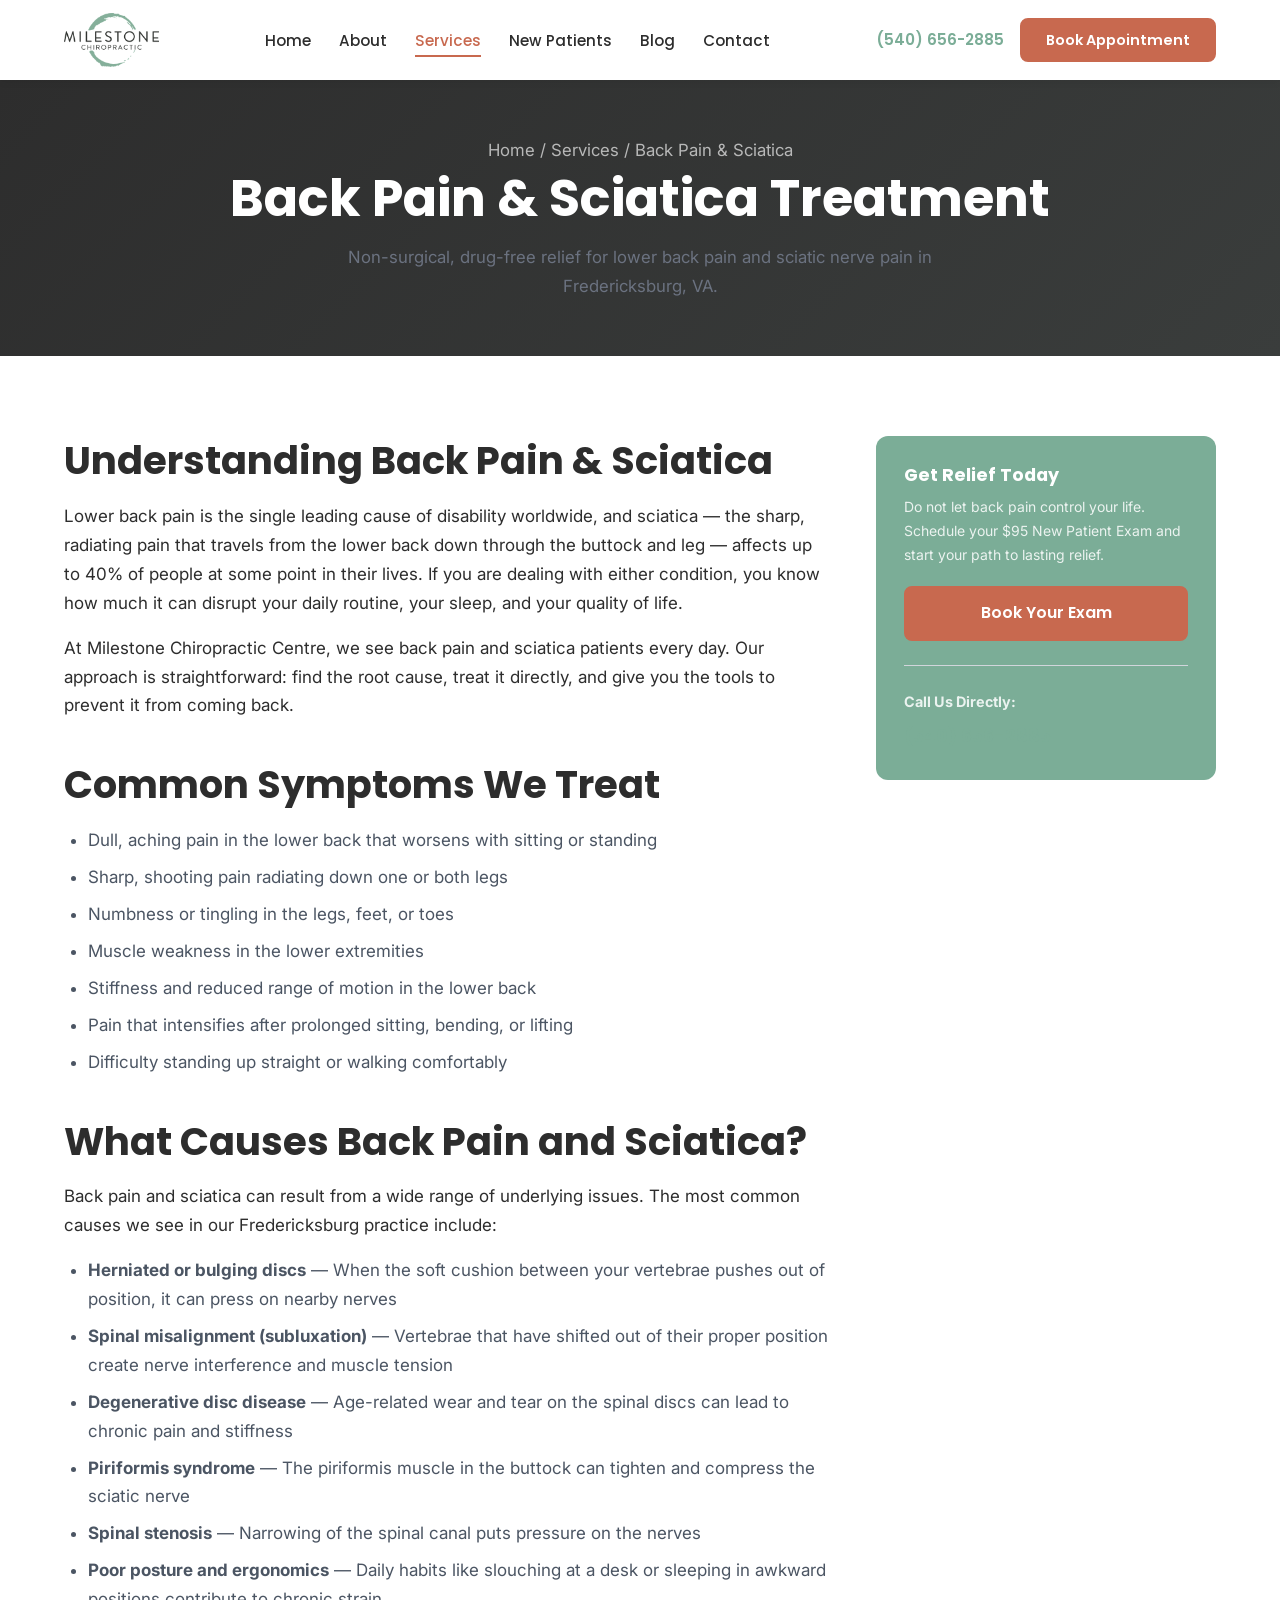
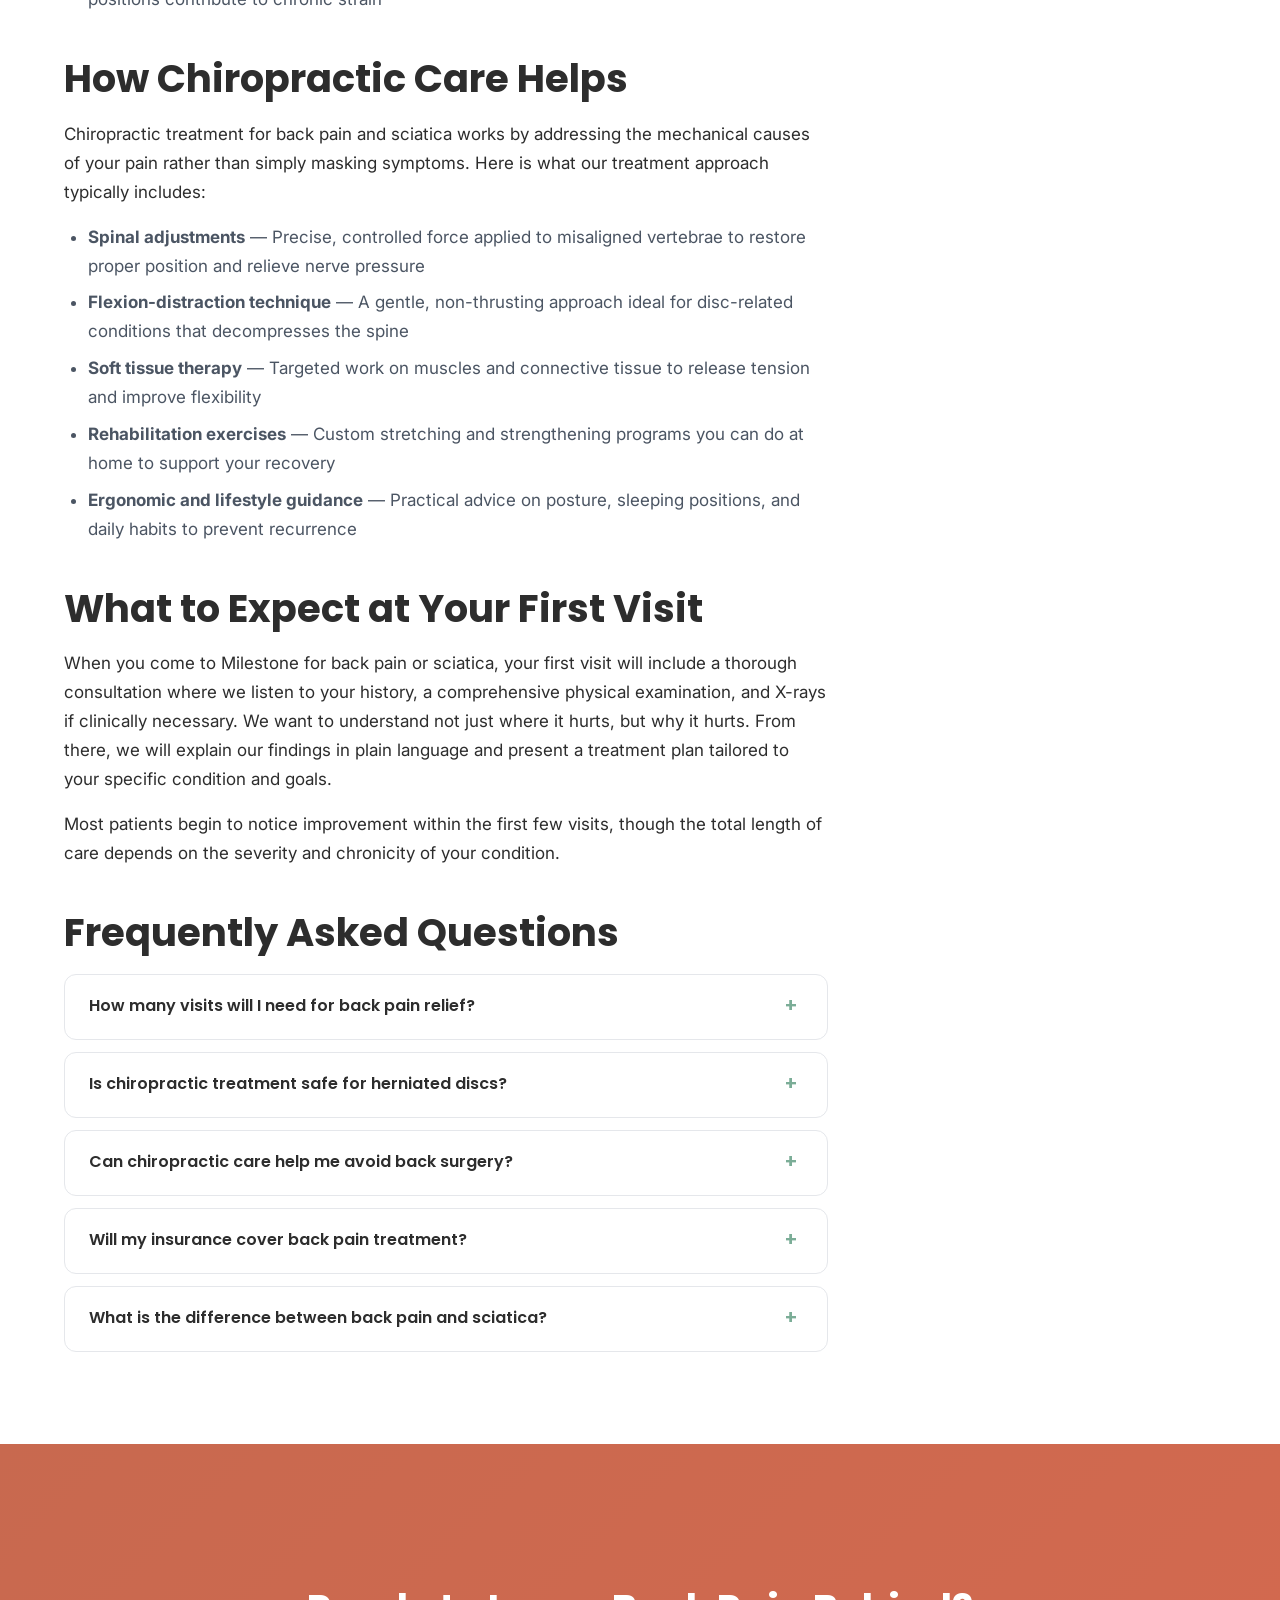
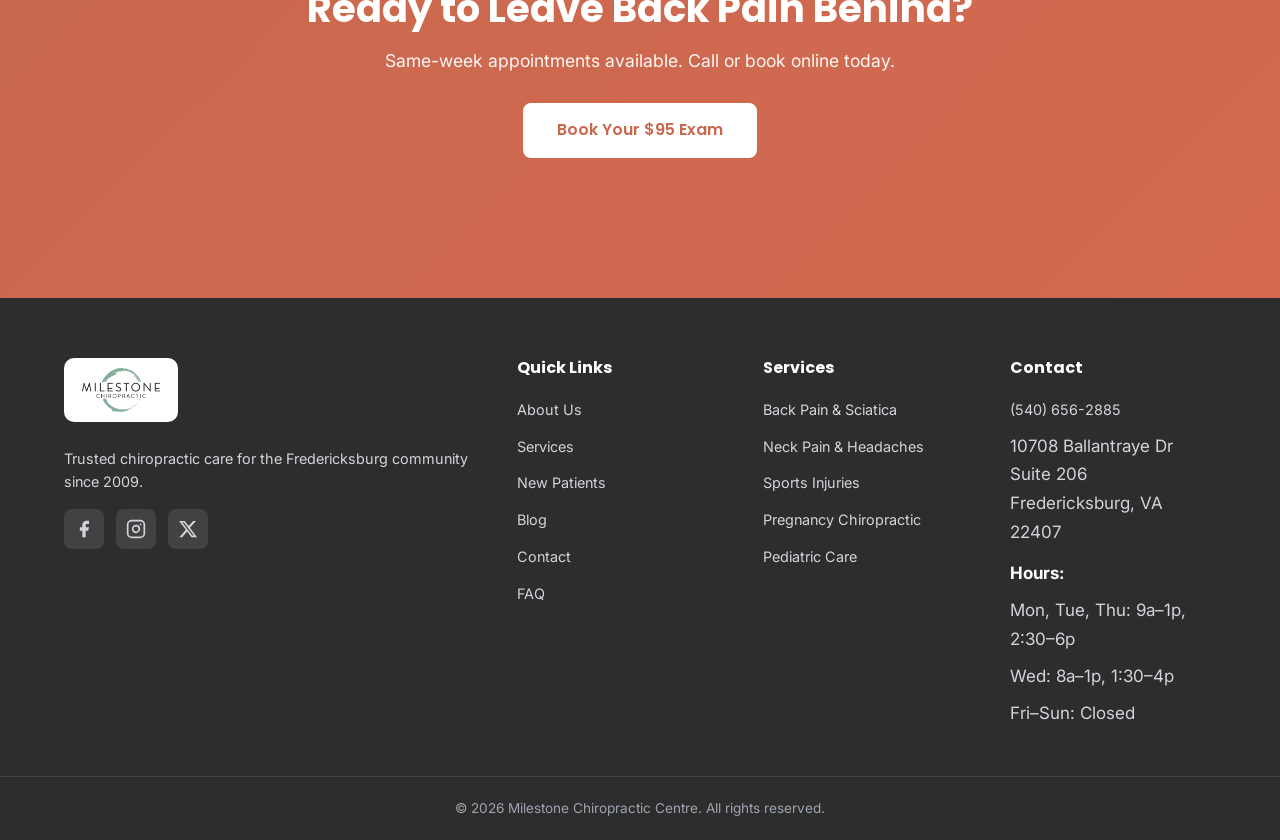
<file: back-pain.html>
<!DOCTYPE html>
<html lang="en">
<head>
  <meta charset="UTF-8">
  <meta name="viewport" content="width=device-width, initial-scale=1.0">
  <title>Back Pain &amp; Sciatica Treatment | Milestone Chiropractic Centre | Fredericksburg, VA</title>
  <meta name="description" content="Expert back pain and sciatica treatment in Fredericksburg, VA. Non-surgical relief for herniated discs, lower back pain, and sciatic nerve pain at Milestone Chiropractic Centre.">
  <meta name="robots" content="index, follow">
  <link rel="canonical" href="https://milestonechiropractic.com/back-pain.html">
  <link rel="preconnect" href="https://fonts.googleapis.com">
  <link rel="preconnect" href="https://fonts.gstatic.com" crossorigin>
  <link href="https://fonts.googleapis.com/css2?family=Inter:wght@400;500&family=Poppins:wght@600;700&display=swap" rel="stylesheet">
  <link rel="stylesheet" href="css/styles.css">
</head>
<body>

  <!-- HEADER -->
  <header class="header">
    <div class="container header__inner">
      <a href="index.html" class="header__logo" aria-label="Milestone Chiropractic Centre - Home">
        <img src="images/logo-stacked.png" alt="Milestone Chiropractic Centre" class="header__logo-img">
      </a>
      <nav class="nav" aria-label="Main navigation">
        <ul class="nav__list">
          <li><a href="index.html" class="nav__link">Home</a></li>
          <li><a href="about.html" class="nav__link">About</a></li>
          <li><a href="services.html" class="nav__link nav__link--active">Services</a></li>
          <li><a href="new-patient.html" class="nav__link">New Patients</a></li>
          <li><a href="blog.html" class="nav__link">Blog</a></li>
          <li><a href="contact.html" class="nav__link">Contact</a></li>
        </ul>
      </nav>
      <div class="header__actions">
        <a href="tel:+15406562885" class="header__phone">(540) 656-2885</a>
        <a href="new-patient.html" class="btn btn--coral btn--sm">Book Appointment</a>
      </div>
      <button class="hamburger" aria-label="Toggle navigation menu" aria-expanded="false"><span></span><span></span><span></span></button>
    </div>
  </header>

  <main>

    <section class="page-hero">
      <div class="container">
        <p class="breadcrumb"><a href="index.html">Home</a> / <a href="services.html">Services</a> / Back Pain &amp; Sciatica</p>
        <h1>Back Pain &amp; Sciatica Treatment</h1>
        <p>Non-surgical, drug-free relief for lower back pain and sciatic nerve pain in Fredericksburg, VA.</p>
      </div>
    </section>

    <section class="section section--white">
      <div class="container">
        <div class="content-layout">
          <div class="content-main">

            <h2>Understanding Back Pain &amp; Sciatica</h2>
            <p>Lower back pain is the single leading cause of disability worldwide, and sciatica — the sharp, radiating pain that travels from the lower back down through the buttock and leg — affects up to 40% of people at some point in their lives. If you are dealing with either condition, you know how much it can disrupt your daily routine, your sleep, and your quality of life.</p>
            <p>At Milestone Chiropractic Centre, we see back pain and sciatica patients every day. Our approach is straightforward: find the root cause, treat it directly, and give you the tools to prevent it from coming back.</p>

            <h2>Common Symptoms We Treat</h2>
            <ul>
              <li>Dull, aching pain in the lower back that worsens with sitting or standing</li>
              <li>Sharp, shooting pain radiating down one or both legs</li>
              <li>Numbness or tingling in the legs, feet, or toes</li>
              <li>Muscle weakness in the lower extremities</li>
              <li>Stiffness and reduced range of motion in the lower back</li>
              <li>Pain that intensifies after prolonged sitting, bending, or lifting</li>
              <li>Difficulty standing up straight or walking comfortably</li>
            </ul>

            <h2>What Causes Back Pain and Sciatica?</h2>
            <p>Back pain and sciatica can result from a wide range of underlying issues. The most common causes we see in our Fredericksburg practice include:</p>
            <ul>
              <li><strong>Herniated or bulging discs</strong> — When the soft cushion between your vertebrae pushes out of position, it can press on nearby nerves</li>
              <li><strong>Spinal misalignment (subluxation)</strong> — Vertebrae that have shifted out of their proper position create nerve interference and muscle tension</li>
              <li><strong>Degenerative disc disease</strong> — Age-related wear and tear on the spinal discs can lead to chronic pain and stiffness</li>
              <li><strong>Piriformis syndrome</strong> — The piriformis muscle in the buttock can tighten and compress the sciatic nerve</li>
              <li><strong>Spinal stenosis</strong> — Narrowing of the spinal canal puts pressure on the nerves</li>
              <li><strong>Poor posture and ergonomics</strong> — Daily habits like slouching at a desk or sleeping in awkward positions contribute to chronic strain</li>
            </ul>

            <h2>How Chiropractic Care Helps</h2>
            <p>Chiropractic treatment for back pain and sciatica works by addressing the mechanical causes of your pain rather than simply masking symptoms. Here is what our treatment approach typically includes:</p>
            <ul>
              <li><strong>Spinal adjustments</strong> — Precise, controlled force applied to misaligned vertebrae to restore proper position and relieve nerve pressure</li>
              <li><strong>Flexion-distraction technique</strong> — A gentle, non-thrusting approach ideal for disc-related conditions that decompresses the spine</li>
              <li><strong>Soft tissue therapy</strong> — Targeted work on muscles and connective tissue to release tension and improve flexibility</li>
              <li><strong>Rehabilitation exercises</strong> — Custom stretching and strengthening programs you can do at home to support your recovery</li>
              <li><strong>Ergonomic and lifestyle guidance</strong> — Practical advice on posture, sleeping positions, and daily habits to prevent recurrence</li>
            </ul>

            <h2>What to Expect at Your First Visit</h2>
            <p>When you come to Milestone for back pain or sciatica, your first visit will include a thorough consultation where we listen to your history, a comprehensive physical examination, and X-rays if clinically necessary. We want to understand not just where it hurts, but why it hurts. From there, we will explain our findings in plain language and present a treatment plan tailored to your specific condition and goals.</p>
            <p>Most patients begin to notice improvement within the first few visits, though the total length of care depends on the severity and chronicity of your condition.</p>

            <h2>Frequently Asked Questions</h2>
            <div class="accordion">
              <div class="accordion__item">
                <button class="accordion__trigger" aria-expanded="false">
                  <span>How many visits will I need for back pain relief?</span>
                  <span class="accordion__icon">+</span>
                </button>
                <div class="accordion__content">
                  <div class="accordion__body">
                    <p>This varies by patient and condition. Acute cases may respond well in 4 to 8 visits, while chronic conditions may require a longer treatment plan. After your initial exam, we will give you an honest estimate of what to expect and check your progress along the way.</p>
                  </div>
                </div>
              </div>
              <div class="accordion__item">
                <button class="accordion__trigger" aria-expanded="false">
                  <span>Is chiropractic treatment safe for herniated discs?</span>
                  <span class="accordion__icon">+</span>
                </button>
                <div class="accordion__content">
                  <div class="accordion__body">
                    <p>Yes. Chiropractic care is widely recognized as a safe, effective treatment for herniated and bulging discs. We use gentle techniques specifically suited to disc conditions, and we always perform a thorough evaluation before beginning treatment to ensure chiropractic care is appropriate for your situation.</p>
                  </div>
                </div>
              </div>
              <div class="accordion__item">
                <button class="accordion__trigger" aria-expanded="false">
                  <span>Can chiropractic care help me avoid back surgery?</span>
                  <span class="accordion__icon">+</span>
                </button>
                <div class="accordion__content">
                  <div class="accordion__body">
                    <p>In many cases, yes. Research shows that chiropractic care can be an effective alternative to surgery for many back pain conditions. The American College of Physicians recommends trying non-pharmacological treatments, including spinal manipulation, before considering surgical options. We always recommend the most conservative approach first.</p>
                  </div>
                </div>
              </div>
              <div class="accordion__item">
                <button class="accordion__trigger" aria-expanded="false">
                  <span>Will my insurance cover back pain treatment?</span>
                  <span class="accordion__icon">+</span>
                </button>
                <div class="accordion__content">
                  <div class="accordion__body">
                    <p>Most major insurance plans cover chiropractic care for back pain, including Blue Cross Blue Shield, Aetna, Cigna, United Healthcare, and Medicare. Our team will verify your benefits before treatment so you know exactly what to expect cost-wise.</p>
                  </div>
                </div>
              </div>
              <div class="accordion__item">
                <button class="accordion__trigger" aria-expanded="false">
                  <span>What is the difference between back pain and sciatica?</span>
                  <span class="accordion__icon">+</span>
                </button>
                <div class="accordion__content">
                  <div class="accordion__body">
                    <p>Back pain refers to any pain localized in the back, while sciatica specifically involves pain that radiates along the sciatic nerve — from the lower back through the buttock and down the leg. Sciatica is a symptom of an underlying condition, such as a herniated disc or spinal stenosis, rather than a diagnosis itself. Both respond well to chiropractic care.</p>
                  </div>
                </div>
              </div>
            </div>

          </div>

          <aside class="sidebar-cta">
            <h3>Get Relief Today</h3>
            <p>Do not let back pain control your life. Schedule your $95 New Patient Exam and start your path to lasting relief.</p>
            <a href="new-patient.html" class="btn btn--coral" style="width:100%;">Book Your Exam</a>
            <div style="margin-top:24px; padding-top:24px; border-top:1px solid #d1d5db;">
              <p style="font-size:0.9rem; margin-bottom:8px;"><strong>Call Us Directly:</strong></p>
              <a href="tel:+15406562885" style="font-family:'Poppins',sans-serif; font-weight:700; font-size:1.1rem; color:var(--blue-primary);">(540) 656-2885</a>
            </div>
          </aside>
        </div>
      </div>
    </section>

    <!-- CTA -->
    <section class="section section--coral">
      <div class="container cta-banner">
        <h2>Ready to Leave Back Pain Behind?</h2>
        <p>Same-week appointments available. Call or book online today.</p>
        <a href="new-patient.html" class="btn btn--white">Book Your $95 Exam</a>
      </div>
    </section>

  </main>

  <!-- FOOTER -->
  <footer class="footer">
    <div class="container">
      <div class="footer__grid">
        <div>
          <div class="footer__logo-wrap">
          <img src="images/logo-stacked.png" alt="Milestone Chiropractic Centre" class="footer__logo-img">
        </div>
          <p class="footer__desc">Trusted chiropractic care for the Fredericksburg community since 2009.</p>
          <div class="footer__social">
            <a href="#" aria-label="Facebook"><svg width="20" height="20" viewBox="0 0 24 24" fill="currentColor"><path d="M18 2h-3a5 5 0 00-5 5v3H7v4h3v8h4v-8h3l1-4h-4V7a1 1 0 011-1h3z"/></svg></a>
            <a href="#" aria-label="Instagram"><svg width="20" height="20" viewBox="0 0 24 24" fill="none" stroke="currentColor" stroke-width="2" stroke-linecap="round" stroke-linejoin="round"><rect x="2" y="2" width="20" height="20" rx="5" ry="5"/><path d="M16 11.37A4 4 0 1112.63 8 4 4 0 0116 11.37z"/><line x1="17.5" y1="6.5" x2="17.51" y2="6.5"/></svg></a>
            <a href="#" aria-label="X (Twitter)"><svg width="20" height="20" viewBox="0 0 24 24" fill="currentColor"><path d="M18.244 2.25h3.308l-7.227 8.26 8.502 11.24H16.17l-5.214-6.817L4.99 21.75H1.68l7.73-8.835L1.254 2.25H8.08l4.713 6.231zm-1.161 17.52h1.833L7.084 4.126H5.117z"/></svg></a>
          </div>
        </div>
        <div>
          <h4>Quick Links</h4>
          <ul class="footer__links">
            <li><a href="about.html">About Us</a></li>
            <li><a href="services.html">Services</a></li>
            <li><a href="new-patient.html">New Patients</a></li>
            <li><a href="blog.html">Blog</a></li>
            <li><a href="contact.html">Contact</a></li>
            <li><a href="faq.html">FAQ</a></li>
          </ul>
        </div>
        <div>
          <h4>Services</h4>
          <ul class="footer__links">
            <li><a href="back-pain.html">Back Pain &amp; Sciatica</a></li>
            <li><a href="services.html">Neck Pain &amp; Headaches</a></li>
            <li><a href="services.html">Sports Injuries</a></li>
            <li><a href="pregnancy.html">Pregnancy Chiropractic</a></li>
            <li><a href="pregnancy.html">Pediatric Care</a></li>
          </ul>
        </div>
        <div>
          <h4>Contact</h4>
          <ul class="footer__links">
            <li><a href="tel:+15406562885">(540) 656-2885</a></li>
            <li>10708 Ballantraye Dr<br>Suite 206<br>Fredericksburg, VA 22407</li>
            <li style="margin-top:12px;"><strong style="color:#fff;">Hours:</strong></li>
            <li>Mon, Tue, Thu: 9a&ndash;1p, 2:30&ndash;6p</li>
            <li>Wed: 8a&ndash;1p, 1:30&ndash;4p</li>
            <li>Fri&ndash;Sun: Closed</li>
          </ul>
        </div>
      </div>
    </div>
    <div class="footer__bottom">
      <div class="container">&copy; 2026 Milestone Chiropractic Centre. All rights reserved.</div>
    </div>
  </footer>

  <script src="js/main.js"></script>
</body>
</html>
</file>
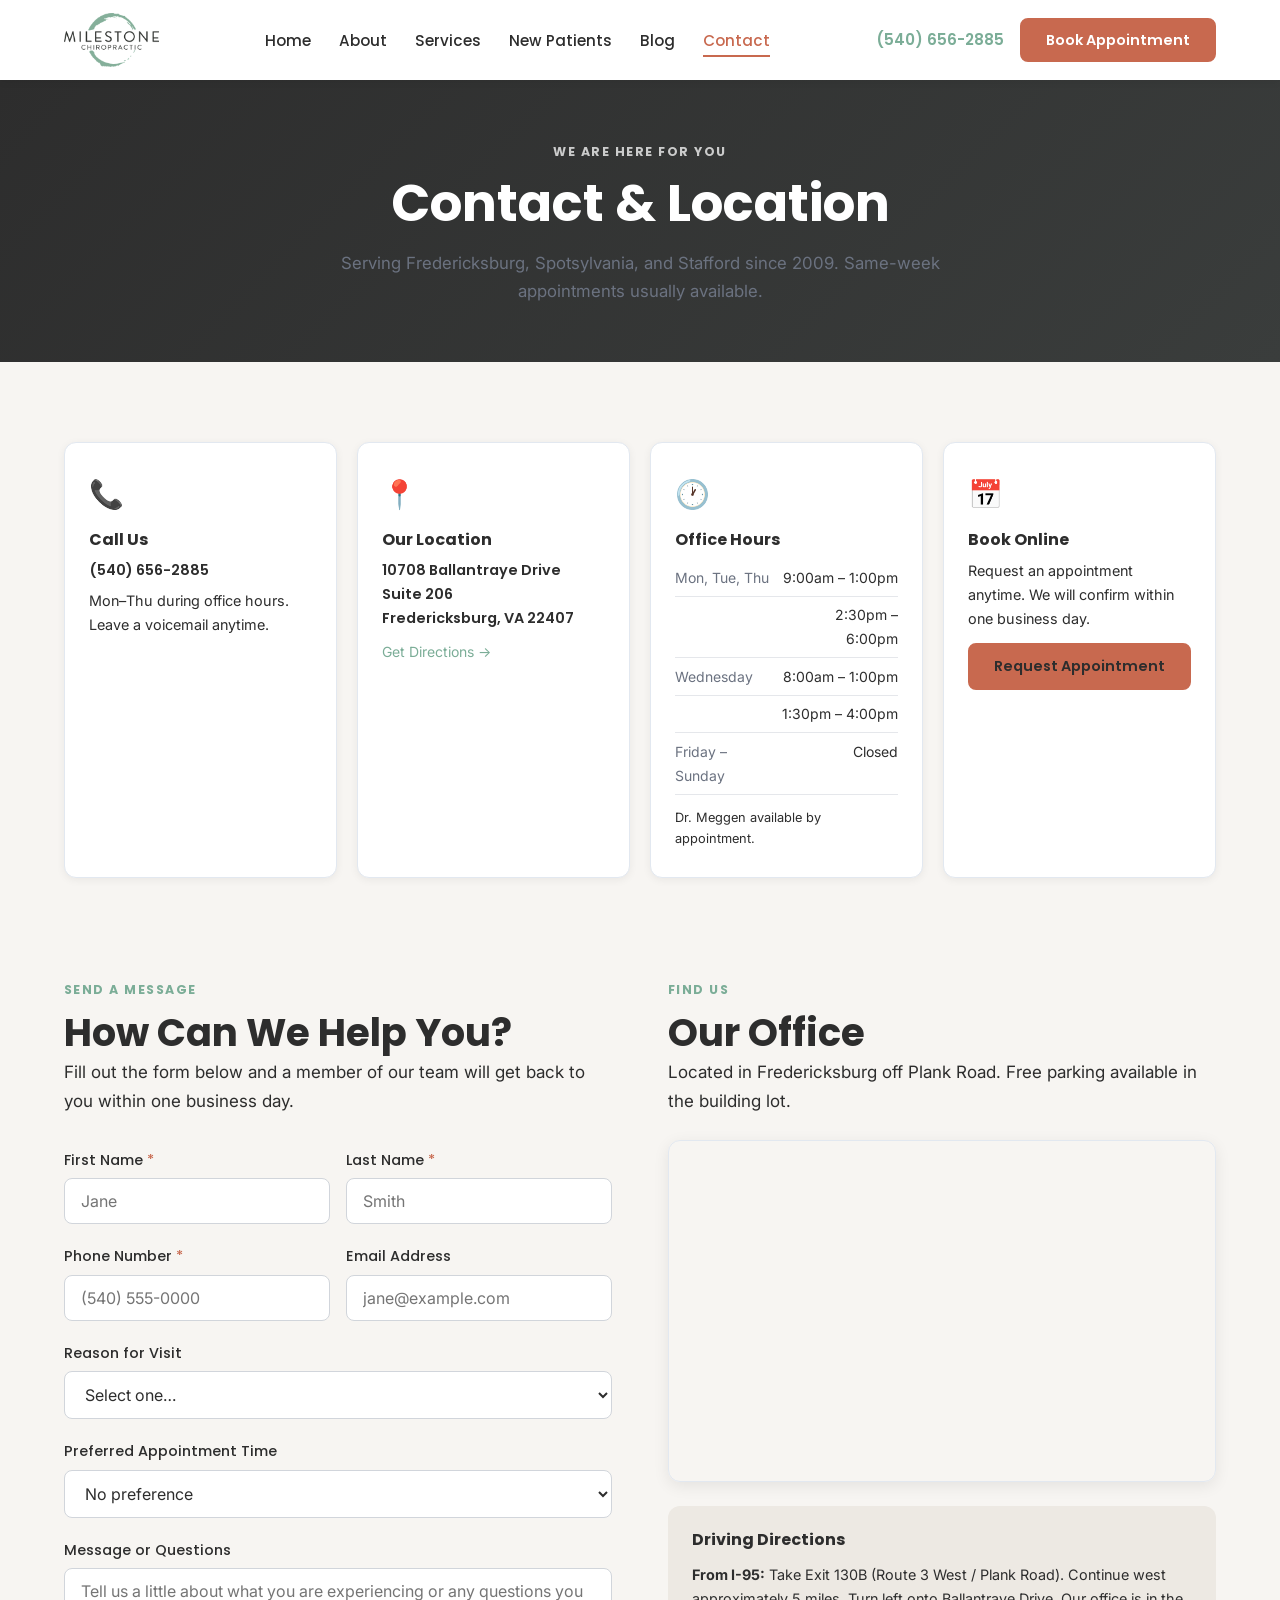
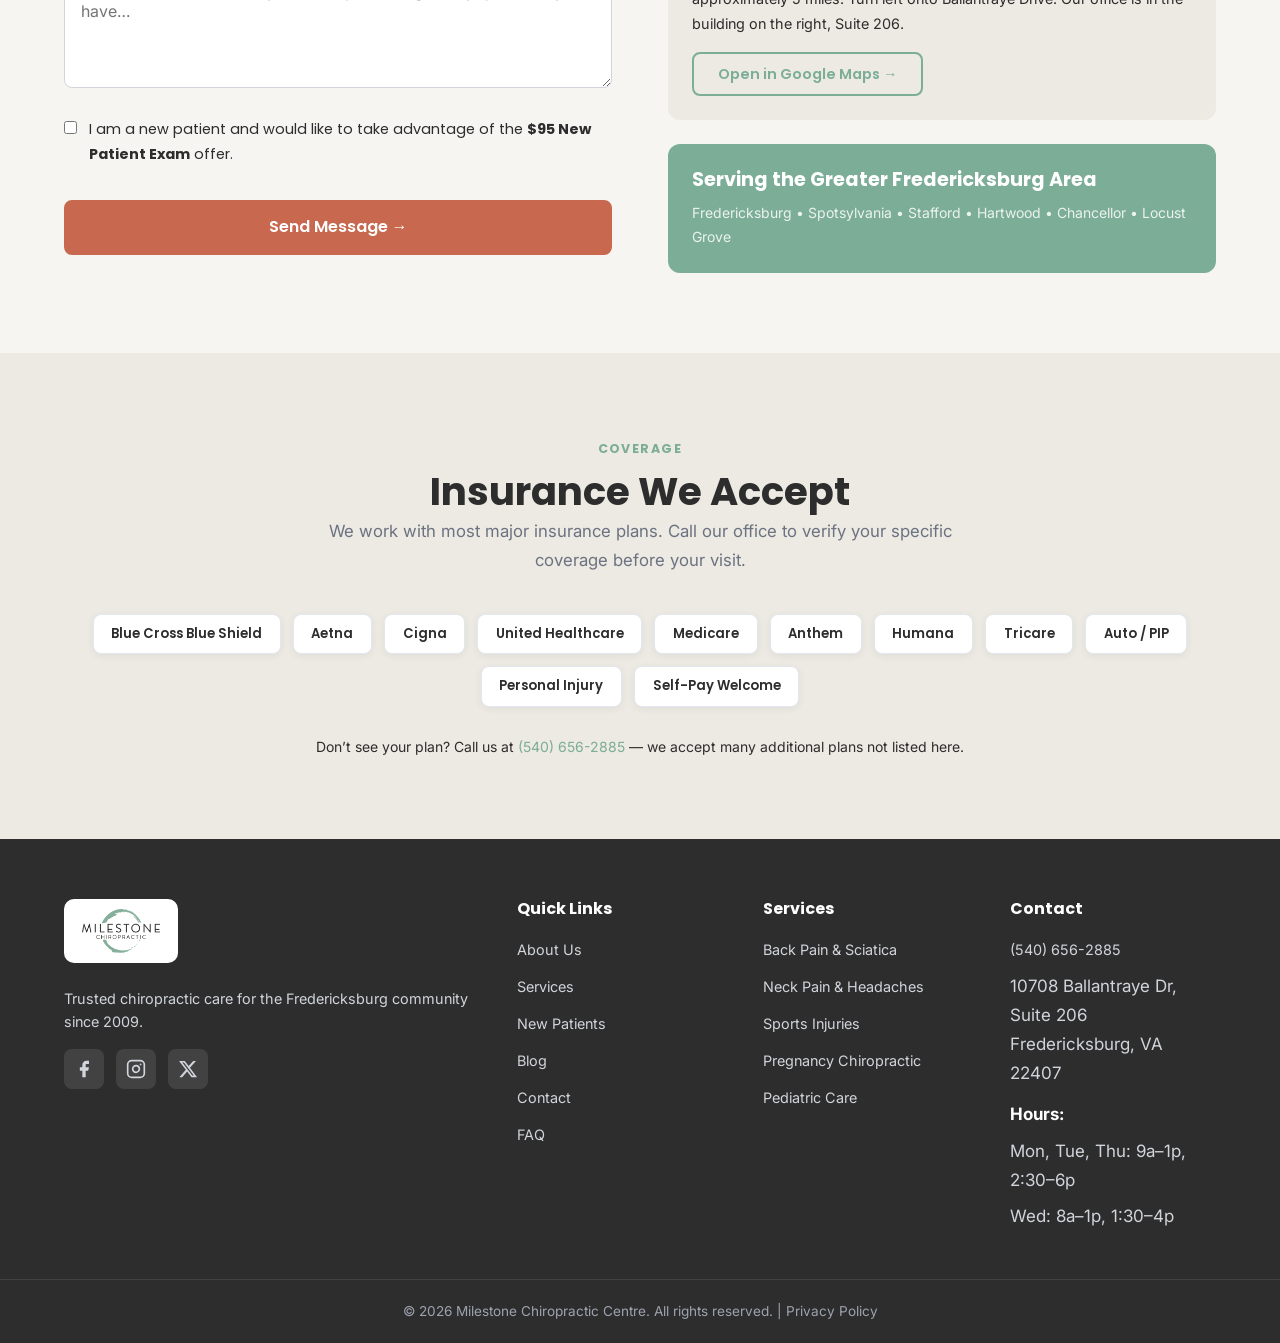
<file: contact.html>
<!DOCTYPE html>
<html lang="en">
<head>
  <meta charset="UTF-8">
  <meta name="viewport" content="width=device-width, initial-scale=1.0">
  <title>Contact Us | Milestone Chiropractic Centre | Fredericksburg, VA</title>
  <meta name="description" content="Contact Milestone Chiropractic Centre in Fredericksburg, VA. Call (540) 656-2885, request an appointment online, or get directions to 10708 Ballantraye Drive, Suite 206.">
  <meta name="robots" content="index, follow">
  <link rel="canonical" href="https://milestonechiropractic.com/contact.html">
  <link rel="preconnect" href="https://fonts.googleapis.com">
  <link rel="preconnect" href="https://fonts.gstatic.com" crossorigin>
  <link href="https://fonts.googleapis.com/css2?family=Inter:wght@400;500&family=Poppins:wght@600;700&display=swap" rel="stylesheet">
  <link rel="stylesheet" href="css/styles.css">
</head>
<body>

  <header class="header">
    <div class="container header__inner">
      <a href="index.html" class="header__logo" aria-label="Milestone Chiropractic Centre - Home">
        <img src="images/logo-stacked.png" alt="Milestone Chiropractic Centre" class="header__logo-img">
      </a>
      <nav class="nav" aria-label="Main navigation">
        <ul class="nav__list">
          <li><a href="index.html" class="nav__link">Home</a></li>
          <li><a href="about.html" class="nav__link">About</a></li>
          <li><a href="services.html" class="nav__link">Services</a></li>
          <li><a href="new-patient.html" class="nav__link">New Patients</a></li>
          <li><a href="blog.html" class="nav__link">Blog</a></li>
          <li><a href="contact.html" class="nav__link nav__link--active">Contact</a></li>
        </ul>
      </nav>
      <div class="header__actions">
        <a href="tel:+15406562885" class="header__phone">(540) 656-2885</a>
        <a href="new-patient.html" class="btn btn--coral btn--sm">Book Appointment</a>
      </div>
      <button class="hamburger" aria-label="Toggle navigation menu" aria-expanded="false">
        <span></span><span></span><span></span>
      </button>
    </div>
  </header>

  <main>

    <!-- Page Hero -->
    <section class="page-hero">
      <div class="container">
        <span class="section-label" style="color:rgba(255,255,255,0.75);">We Are Here For You</span>
        <h1>Contact &amp; Location</h1>
        <p>Serving Fredericksburg, Spotsylvania, and Stafford since 2009. Same-week appointments usually available.</p>
      </div>
    </section>

    <!-- Quick Contact Cards -->
    <section class="section" style="padding-bottom:0;">
      <div class="container">
        <div class="contact-info-grid">

          <div class="contact-card">
            <div class="contact-card__icon">📞</div>
            <h3>Call Us</h3>
            <a href="tel:+15406562885" class="contact-card__main">(540) 656-2885</a>
            <p>Mon&ndash;Thu during office hours.<br>Leave a voicemail anytime.</p>
          </div>

          <div class="contact-card">
            <div class="contact-card__icon">📍</div>
            <h3>Our Location</h3>
            <p class="contact-card__main">10708 Ballantraye Drive<br>Suite 206<br>Fredericksburg, VA 22407</p>
            <a href="https://maps.google.com/?q=10708+Ballantraye+Drive+Suite+206+Fredericksburg+VA+22407" target="_blank" rel="noopener" style="font-size:0.875rem;color:var(--blue-primary);">Get Directions &rarr;</a>
          </div>

          <div class="contact-card">
            <div class="contact-card__icon">🕐</div>
            <h3>Office Hours</h3>
            <table class="hours-table">
              <tr><td>Mon, Tue, Thu</td><td>9:00am &ndash; 1:00pm</td></tr>
              <tr><td></td><td>2:30pm &ndash; 6:00pm</td></tr>
              <tr><td>Wednesday</td><td>8:00am &ndash; 1:00pm</td></tr>
              <tr><td></td><td>1:30pm &ndash; 4:00pm</td></tr>
              <tr><td>Friday &ndash; Sunday</td><td style="color:var(--text-light);">Closed</td></tr>
            </table>
            <p style="font-size:0.8rem;margin-top:0.75rem;color:var(--text-light);">Dr. Meggen available by appointment.</p>
          </div>

          <div class="contact-card">
            <div class="contact-card__icon">📅</div>
            <h3>Book Online</h3>
            <p>Request an appointment anytime. We will confirm within one business day.</p>
            <a href="new-patient.html" class="btn btn--coral btn--sm" style="margin-top:0.75rem;display:inline-flex;">Request Appointment</a>
          </div>

        </div>
      </div>
    </section>

    <!-- Contact Form + Map -->
    <section class="section">
      <div class="container">
        <div class="contact-layout">

          <!-- Form -->
          <div class="contact-form-wrap">
            <span class="section-label">Send a Message</span>
            <h2 class="section-title">How Can We Help You?</h2>
            <p style="color:var(--text-mid);margin-bottom:2rem;">Fill out the form below and a member of our team will get back to you within one business day.</p>

            <form name="contact" method="POST" data-netlify="true" class="contact-form" id="contactForm">
              <input type="hidden" name="form-name" value="contact">

              <div class="form-row">
                <div class="form-group">
                  <label for="firstName">First Name <span style="color:var(--cta-coral);">*</span></label>
                  <input type="text" id="firstName" name="firstName" placeholder="Jane" required>
                </div>
                <div class="form-group">
                  <label for="lastName">Last Name <span style="color:var(--cta-coral);">*</span></label>
                  <input type="text" id="lastName" name="lastName" placeholder="Smith" required>
                </div>
              </div>

              <div class="form-row">
                <div class="form-group">
                  <label for="phone">Phone Number <span style="color:var(--cta-coral);">*</span></label>
                  <input type="tel" id="phone" name="phone" placeholder="(540) 555-0000" required>
                </div>
                <div class="form-group">
                  <label for="email">Email Address</label>
                  <input type="email" id="email" name="email" placeholder="jane@example.com">
                </div>
              </div>

              <div class="form-group">
                <label for="reason">Reason for Visit</label>
                <select id="reason" name="reason">
                  <option value="">Select one&hellip;</option>
                  <option>Back Pain or Sciatica</option>
                  <option>Neck Pain or Headaches</option>
                  <option>Sports Injury</option>
                  <option>Auto Accident / Whiplash</option>
                  <option>Pregnancy Chiropractic</option>
                  <option>Pediatric Chiropractic</option>
                  <option>General Wellness / Maintenance</option>
                  <option>Other</option>
                </select>
              </div>

              <div class="form-group">
                <label for="preferredTime">Preferred Appointment Time</label>
                <select id="preferredTime" name="preferredTime">
                  <option value="">No preference</option>
                  <option>Morning (before noon)</option>
                  <option>Afternoon (noon &ndash; 3pm)</option>
                  <option>Late Afternoon (3pm &ndash; 6pm)</option>
                </select>
              </div>

              <div class="form-group">
                <label for="message">Message or Questions</label>
                <textarea id="message" name="message" rows="4" placeholder="Tell us a little about what you are experiencing or any questions you have&hellip;"></textarea>
              </div>

              <div class="form-group" style="display:flex;align-items:flex-start;gap:0.75rem;">
                <input type="checkbox" id="newPatient" name="newPatient" value="yes" style="width:auto;margin-top:4px;flex-shrink:0;">
                <label for="newPatient" style="font-weight:400;font-size:0.9rem;cursor:pointer;">I am a new patient and would like to take advantage of the <strong>$95 New Patient Exam</strong> offer.</label>
              </div>

              <button type="submit" class="btn btn--coral btn--lg" style="width:100%;justify-content:center;margin-top:0.5rem;">
                Send Message &rarr;
              </button>

              <div class="form-success" id="formSuccess">
                <strong>Message received!</strong> A member of our team will follow up within one business day. If you need immediate assistance, please call <a href="tel:+15406562885">(540) 656-2885</a>.
              </div>
            </form>
          </div>

          <!-- Map -->
          <div class="contact-map-wrap">
            <span class="section-label">Find Us</span>
            <h2 class="section-title">Our Office</h2>
            <p style="color:var(--text-mid);margin-bottom:1.5rem;">Located in Fredericksburg off Plank Road. Free parking available in the building lot.</p>

            <div style="border-radius:12px;overflow:hidden;box-shadow:var(--shadow-md);border:1px solid var(--border-color,#e2e8f0);margin-bottom:1.5rem;">
              <iframe
                src="https://maps.google.com/maps?q=10708+Ballantraye+Dr+%23206,+Fredericksburg,+VA+22407&t=&z=15&ie=UTF8&iwloc=&output=embed"
                width="100%"
                height="340"
                style="border:0;display:block;"
                allowfullscreen=""
                loading="lazy"
                referrerpolicy="no-referrer-when-downgrade"
                title="Milestone Chiropractic Centre — 10708 Ballantraye Drive, Suite 206, Fredericksburg, VA">
              </iframe>
            </div>

            <div style="background:var(--warm-neutral,#F2EBE1);border-radius:12px;padding:1.5rem;">
              <h4 style="margin-bottom:0.75rem;font-size:1rem;">Driving Directions</h4>
              <p style="font-size:0.9rem;color:var(--text-mid);line-height:1.7;">
                <strong>From I-95:</strong> Take Exit 130B (Route 3 West / Plank Road). Continue west approximately 5 miles. Turn left onto Ballantraye Drive. Our office is in the building on the right, Suite 206.
              </p>
              <a href="https://maps.google.com/?q=10708+Ballantraye+Drive+Suite+206+Fredericksburg+VA+22407"
                target="_blank" rel="noopener"
                class="btn btn--outline btn--sm" style="margin-top:1rem;display:inline-flex;">
                Open in Google Maps &rarr;
              </a>
            </div>

            <div style="background:var(--blue-primary);border-radius:12px;padding:1.5rem;margin-top:1.5rem;color:#fff;">
              <h4 style="color:#fff;margin-bottom:0.5rem;">Serving the Greater Fredericksburg Area</h4>
              <p style="color:rgba(255,255,255,0.85);font-size:0.875rem;">Fredericksburg &bull; Spotsylvania &bull; Stafford &bull; Hartwood &bull; Chancellor &bull; Locust Grove</p>
            </div>
          </div>

        </div>
      </div>
    </section>

    <!-- Insurance -->
    <section class="section section--warm">
      <div class="container" style="text-align:center;">
        <span class="section-label">Coverage</span>
        <h2 class="section-title">Insurance We Accept</h2>
        <p class="section-subtitle" style="margin:0 auto 2.5rem;">We work with most major insurance plans. Call our office to verify your specific coverage before your visit.</p>
        <div class="insurance-logos">
          <span class="insurance-badge">Blue Cross Blue Shield</span>
          <span class="insurance-badge">Aetna</span>
          <span class="insurance-badge">Cigna</span>
          <span class="insurance-badge">United Healthcare</span>
          <span class="insurance-badge">Medicare</span>
          <span class="insurance-badge">Anthem</span>
          <span class="insurance-badge">Humana</span>
          <span class="insurance-badge">Tricare</span>
          <span class="insurance-badge">Auto / PIP</span>
          <span class="insurance-badge">Personal Injury</span>
          <span class="insurance-badge">Self-Pay Welcome</span>
        </div>
        <p style="margin-top:1.75rem;font-size:0.875rem;color:var(--text-light);">Don&rsquo;t see your plan? Call us at <a href="tel:+15406562885">(540) 656-2885</a> &mdash; we accept many additional plans not listed here.</p>
      </div>
    </section>

  </main>

  <footer class="footer">
    <div class="container">
      <div class="footer__grid">
        <div>
          <div class="footer__logo-wrap">
          <img src="images/logo-stacked.png" alt="Milestone Chiropractic Centre" class="footer__logo-img">
        </div>
          <p class="footer__desc">Trusted chiropractic care for the Fredericksburg community since 2009.</p>
          <div class="footer__social">
            <a href="#" aria-label="Facebook"><svg width="20" height="20" viewBox="0 0 24 24" fill="currentColor"><path d="M18 2h-3a5 5 0 00-5 5v3H7v4h3v8h4v-8h3l1-4h-4V7a1 1 0 011-1h3z"/></svg></a>
            <a href="#" aria-label="Instagram"><svg width="20" height="20" viewBox="0 0 24 24" fill="none" stroke="currentColor" stroke-width="2" stroke-linecap="round" stroke-linejoin="round"><rect x="2" y="2" width="20" height="20" rx="5" ry="5"/><path d="M16 11.37A4 4 0 1112.63 8 4 4 0 0116 11.37z"/><line x1="17.5" y1="6.5" x2="17.51" y2="6.5"/></svg></a>
            <a href="#" aria-label="X"><svg width="20" height="20" viewBox="0 0 24 24" fill="currentColor"><path d="M18.244 2.25h3.308l-7.227 8.26 8.502 11.24H16.17l-5.214-6.817L4.99 21.75H1.68l7.73-8.835L1.254 2.25H8.08l4.713 6.231zm-1.161 17.52h1.833L7.084 4.126H5.117z"/></svg></a>
          </div>
        </div>
        <div>
          <h4>Quick Links</h4>
          <ul class="footer__links">
            <li><a href="about.html">About Us</a></li>
            <li><a href="services.html">Services</a></li>
            <li><a href="new-patient.html">New Patients</a></li>
            <li><a href="blog.html">Blog</a></li>
            <li><a href="contact.html">Contact</a></li>
            <li><a href="faq.html">FAQ</a></li>
          </ul>
        </div>
        <div>
          <h4>Services</h4>
          <ul class="footer__links">
            <li><a href="back-pain.html">Back Pain &amp; Sciatica</a></li>
            <li><a href="services.html">Neck Pain &amp; Headaches</a></li>
            <li><a href="services.html">Sports Injuries</a></li>
            <li><a href="pregnancy.html">Pregnancy Chiropractic</a></li>
            <li><a href="pregnancy.html">Pediatric Care</a></li>
          </ul>
        </div>
        <div>
          <h4>Contact</h4>
          <ul class="footer__links">
            <li><a href="tel:+15406562885">(540) 656-2885</a></li>
            <li>10708 Ballantraye Dr, Suite 206<br>Fredericksburg, VA 22407</li>
            <li style="margin-top:12px;"><strong style="color:#fff;">Hours:</strong></li>
            <li>Mon, Tue, Thu: 9a&ndash;1p, 2:30&ndash;6p</li>
            <li>Wed: 8a&ndash;1p, 1:30&ndash;4p</li>
          </ul>
        </div>
      </div>
    </div>
    <div class="footer__bottom">
      <div class="container">
        &copy; 2026 Milestone Chiropractic Centre. All rights reserved. | <a href="contact.html" style="color:#9ca3af;">Privacy Policy</a>
      </div>
    </div>
  </footer>

  <script src="js/main.js"></script>
</body>
</html>
</file>
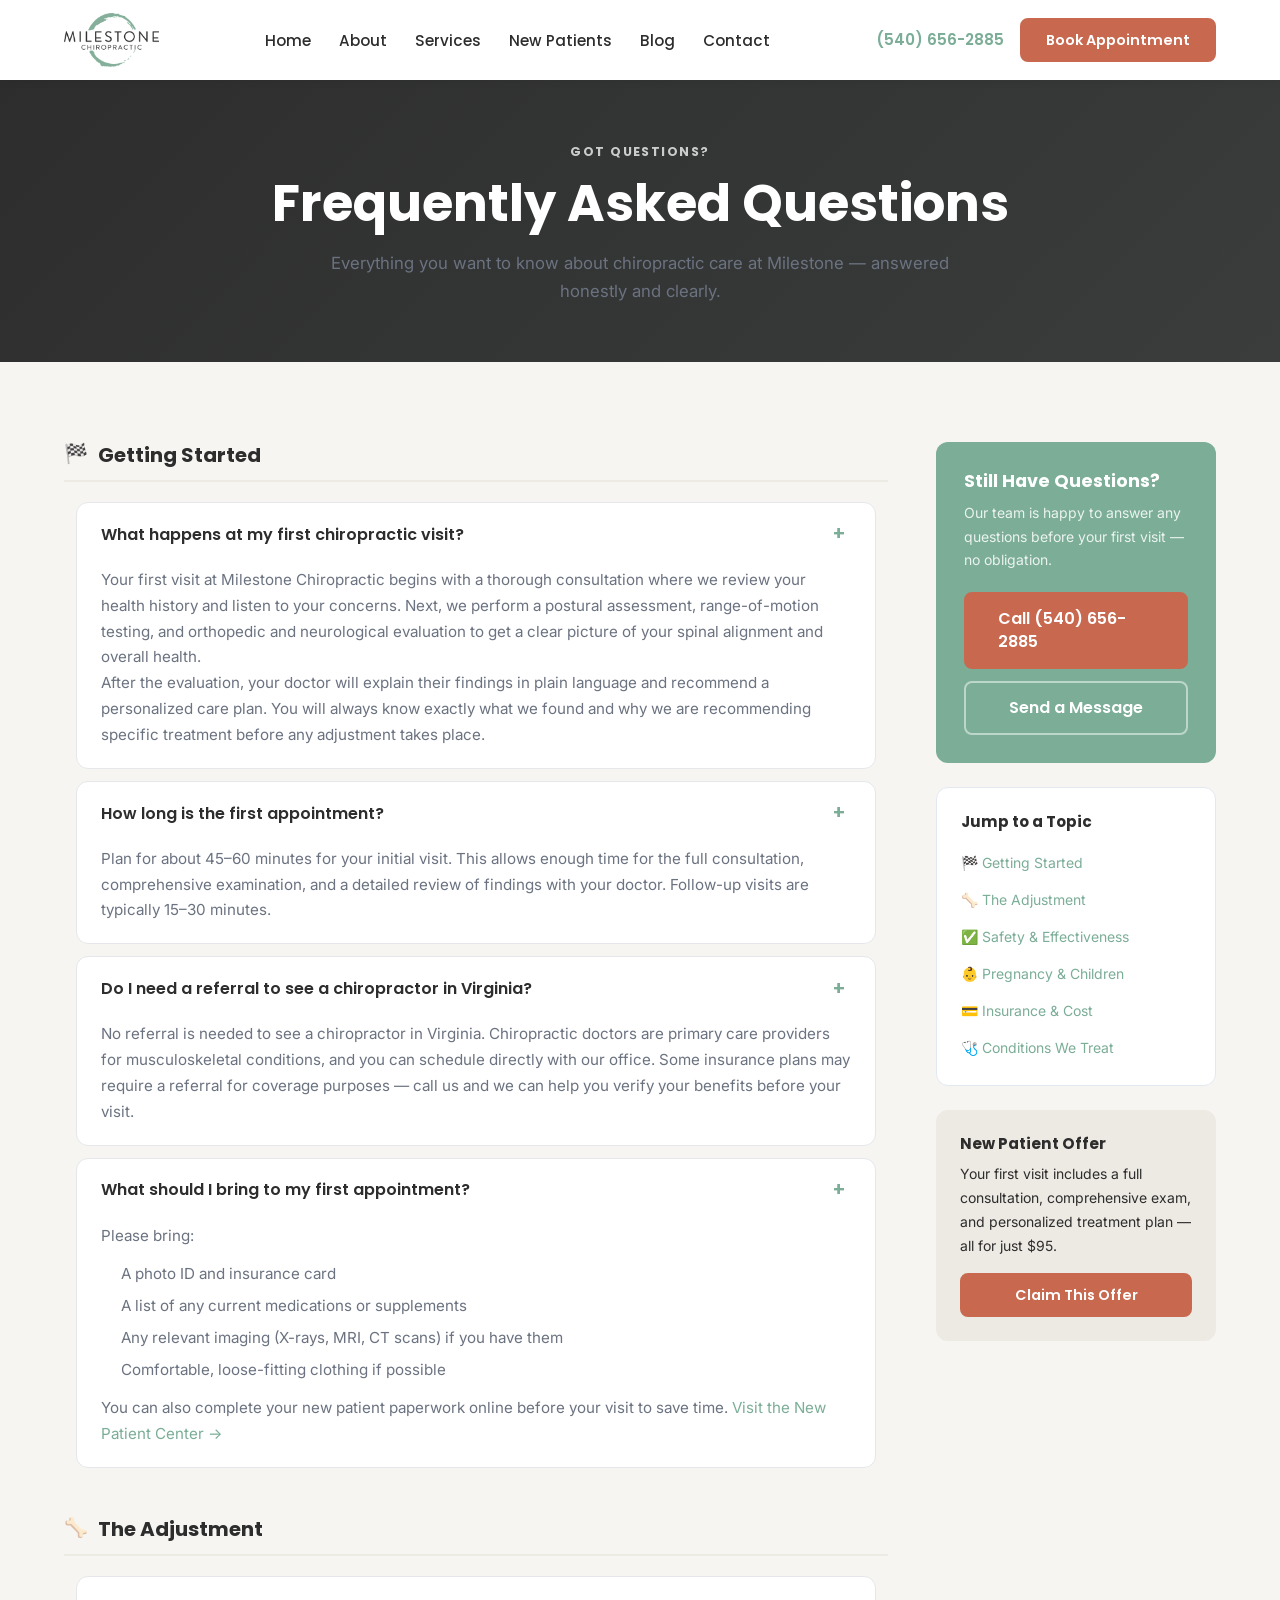
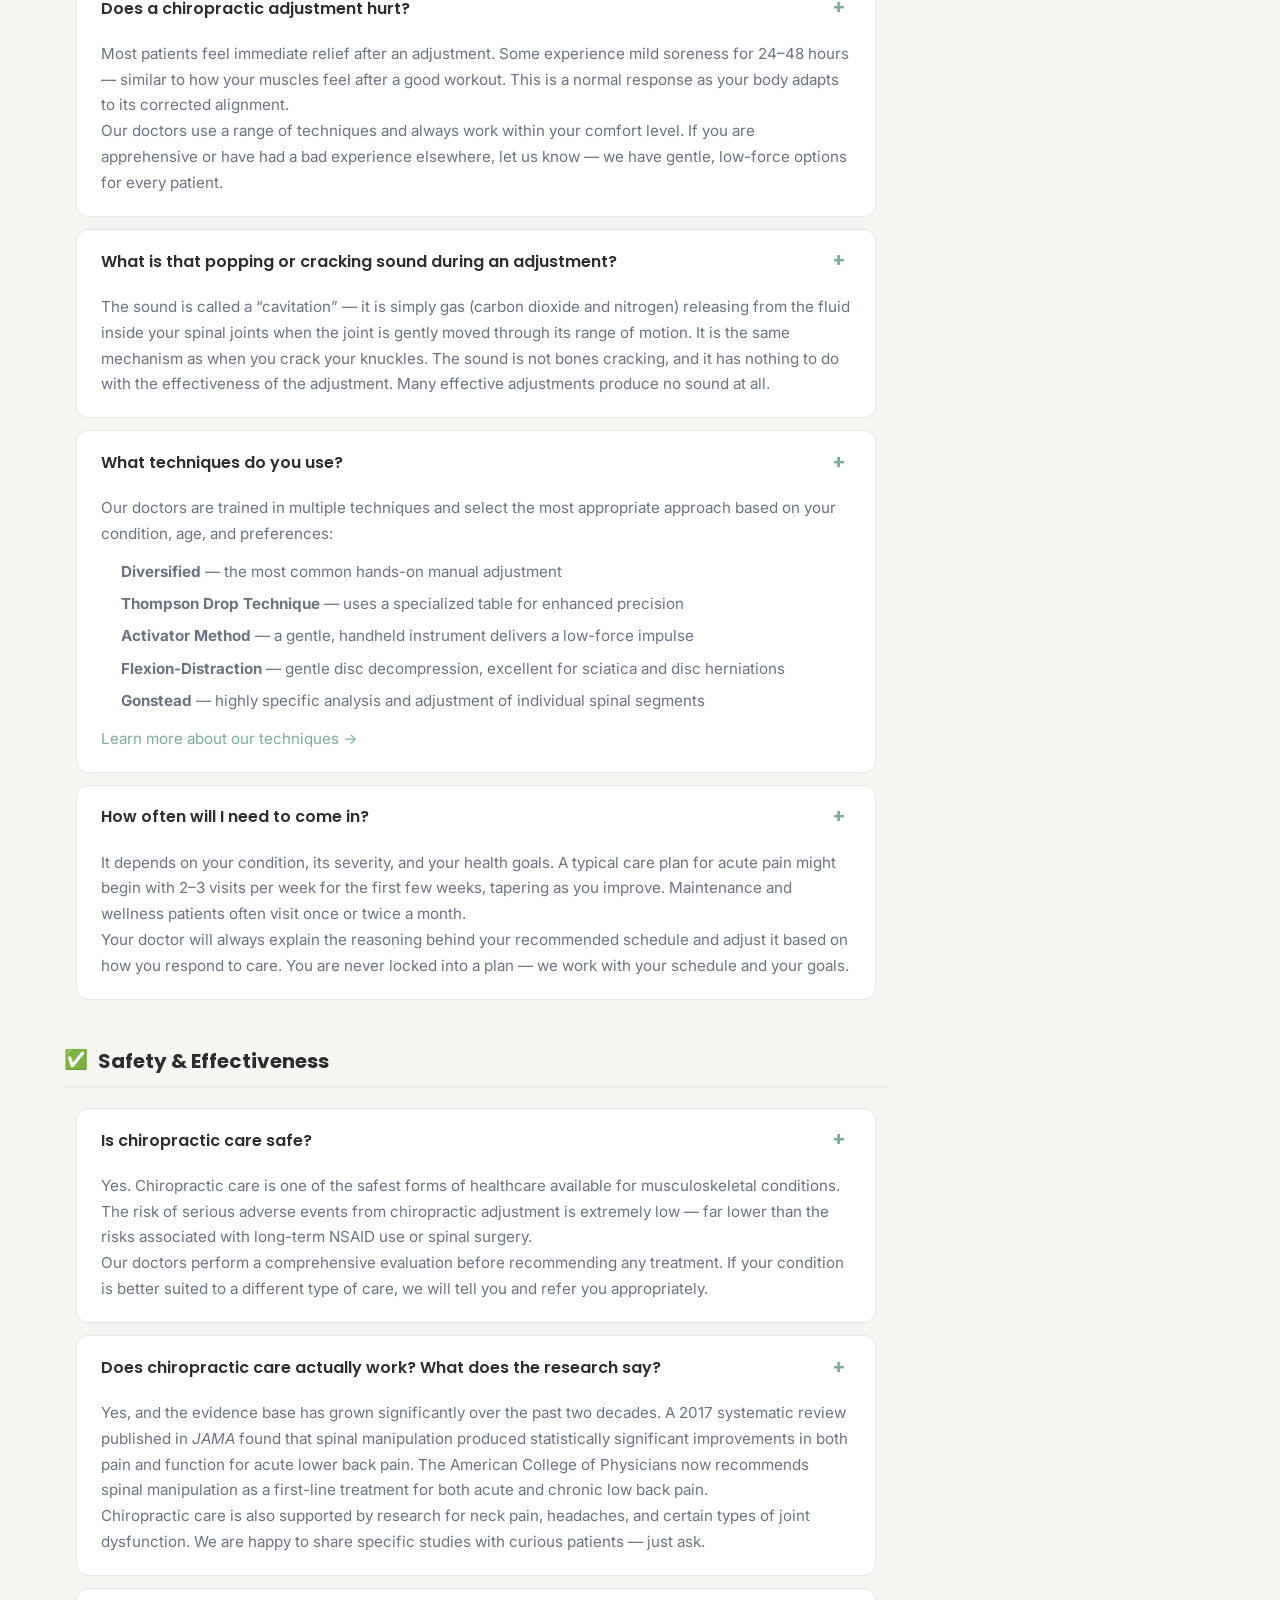
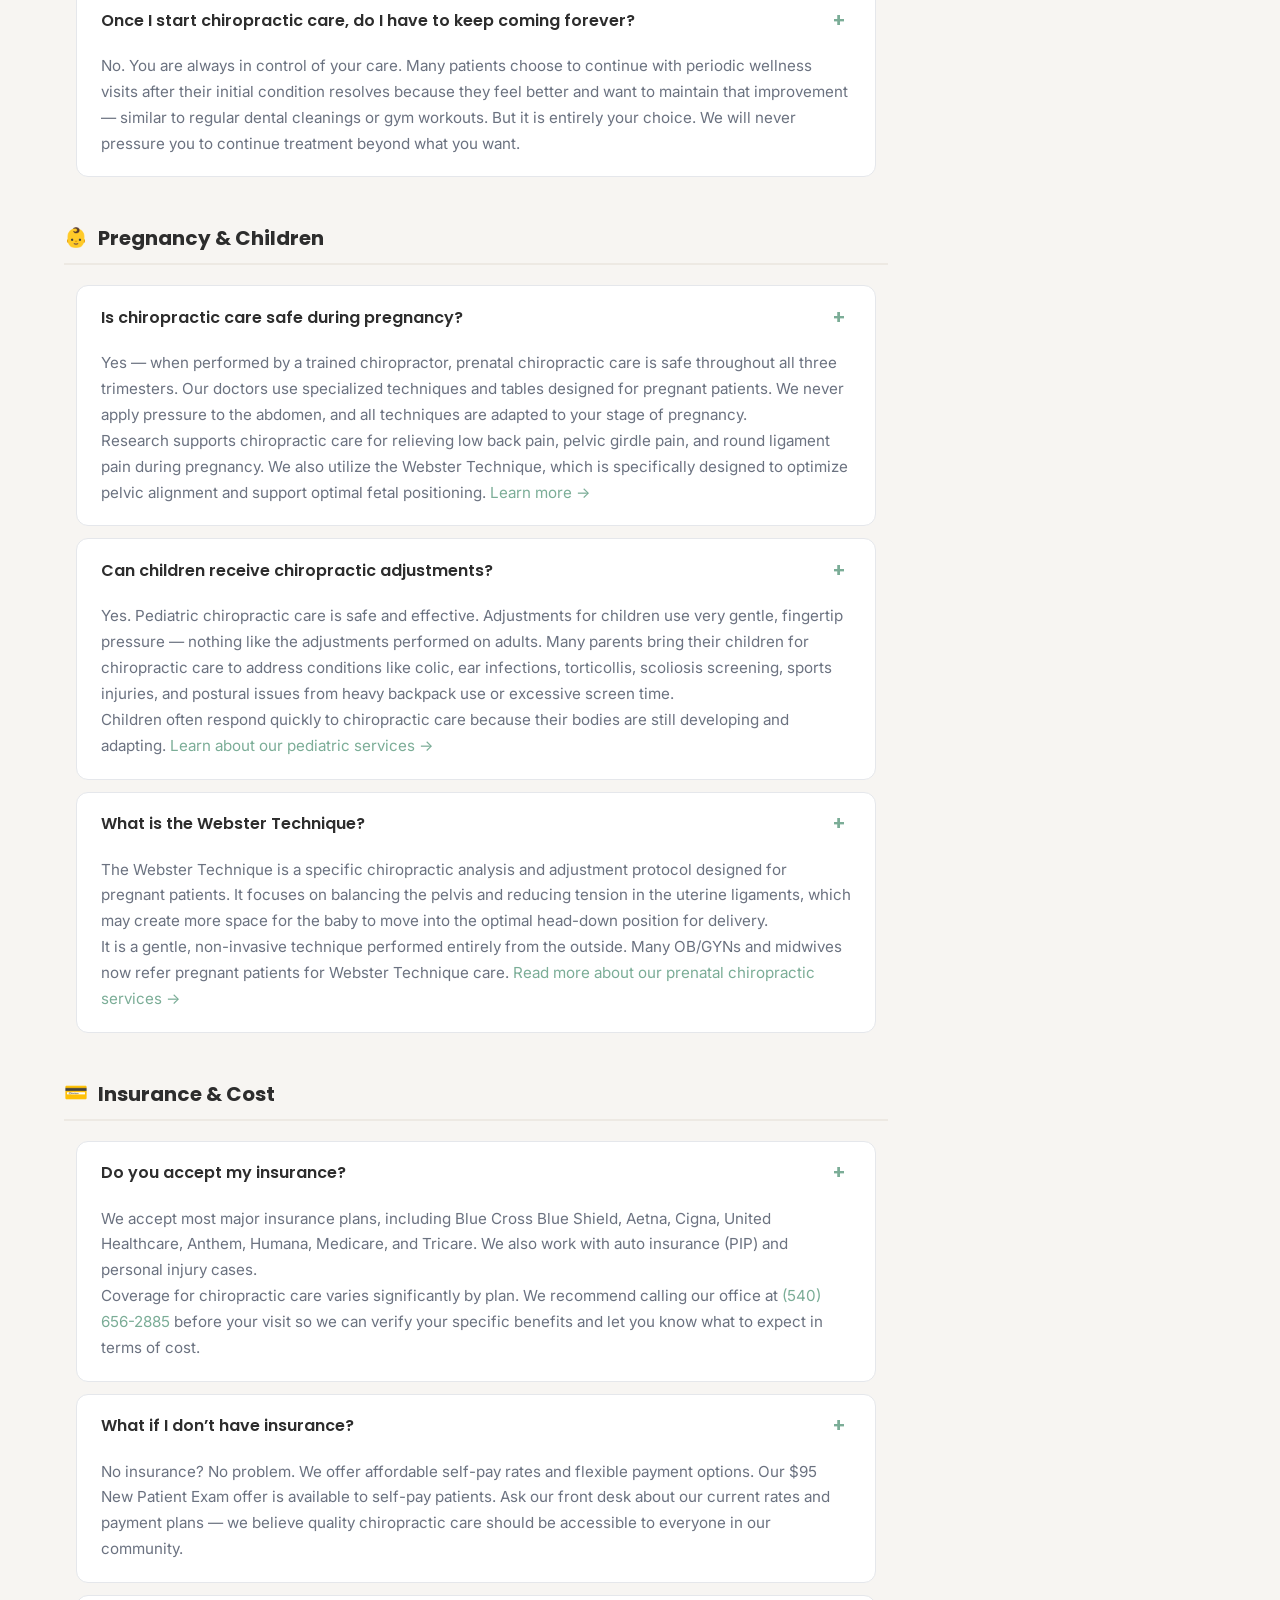
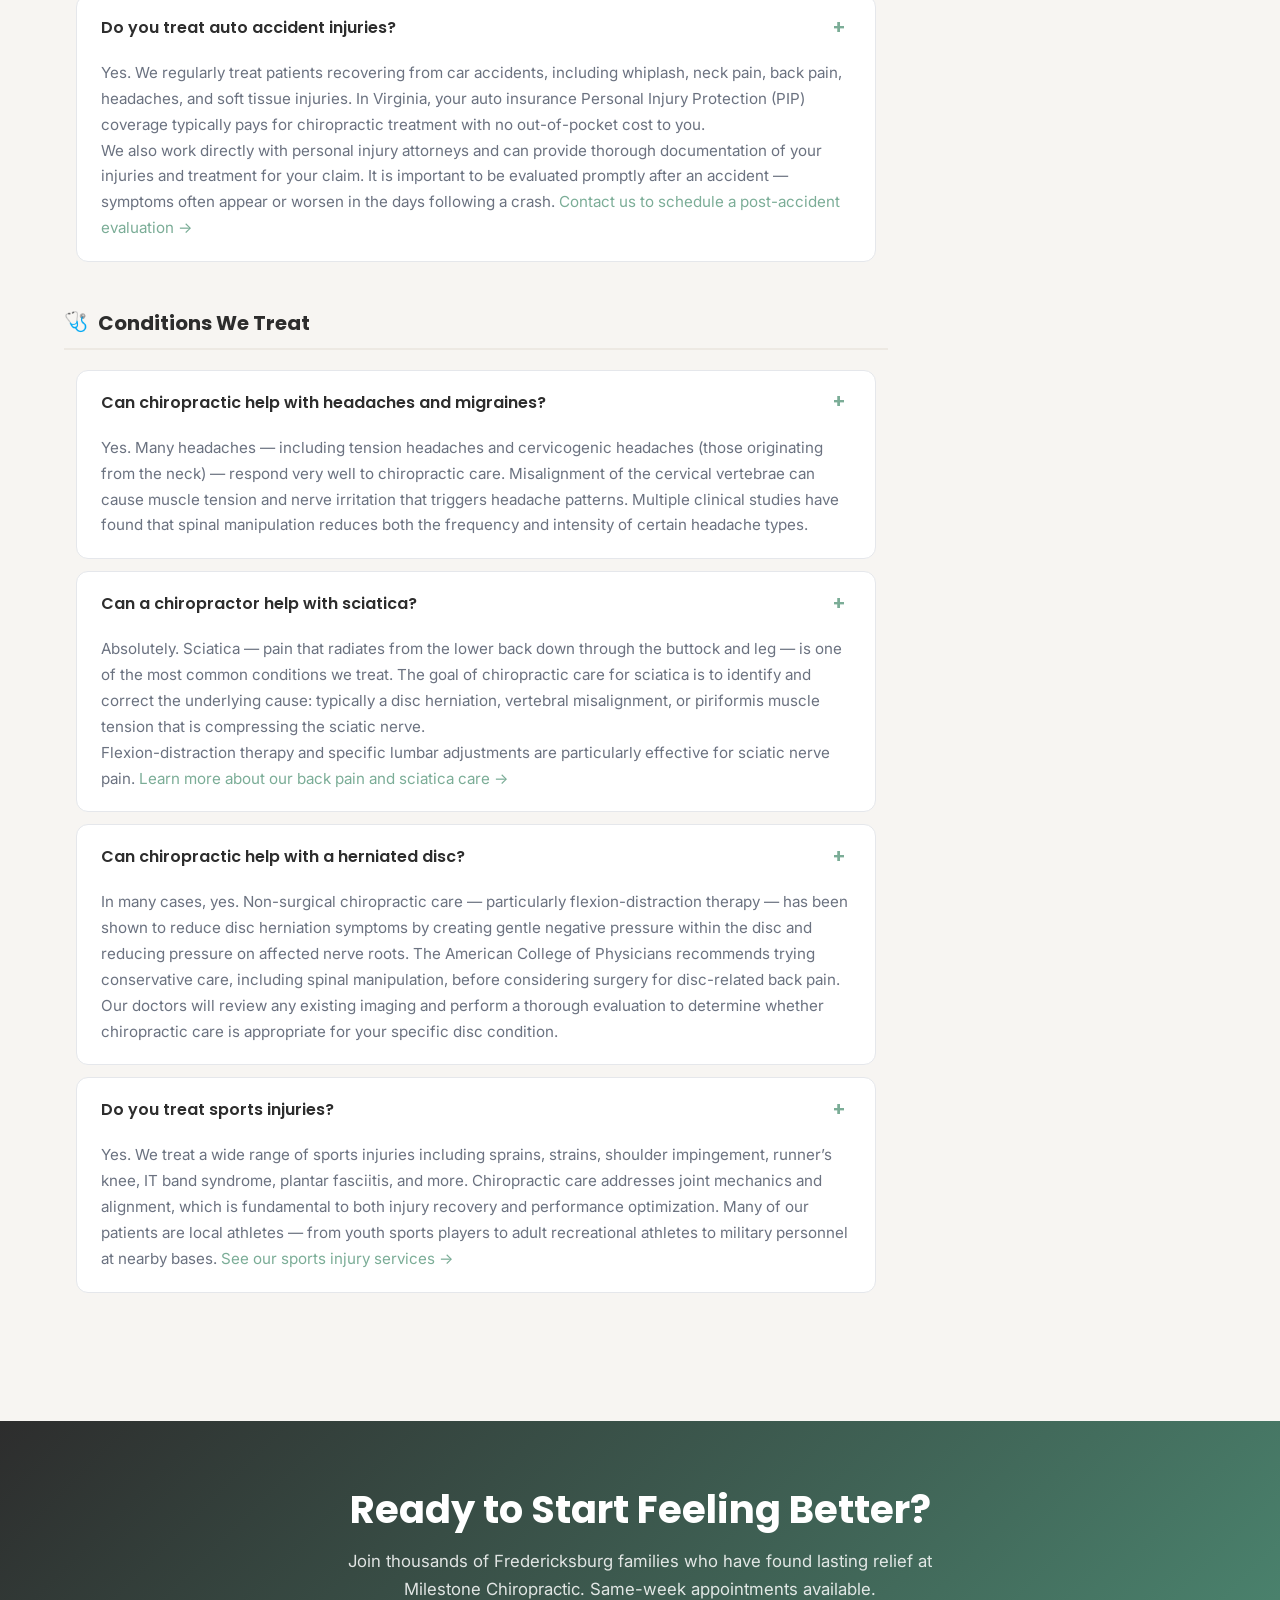
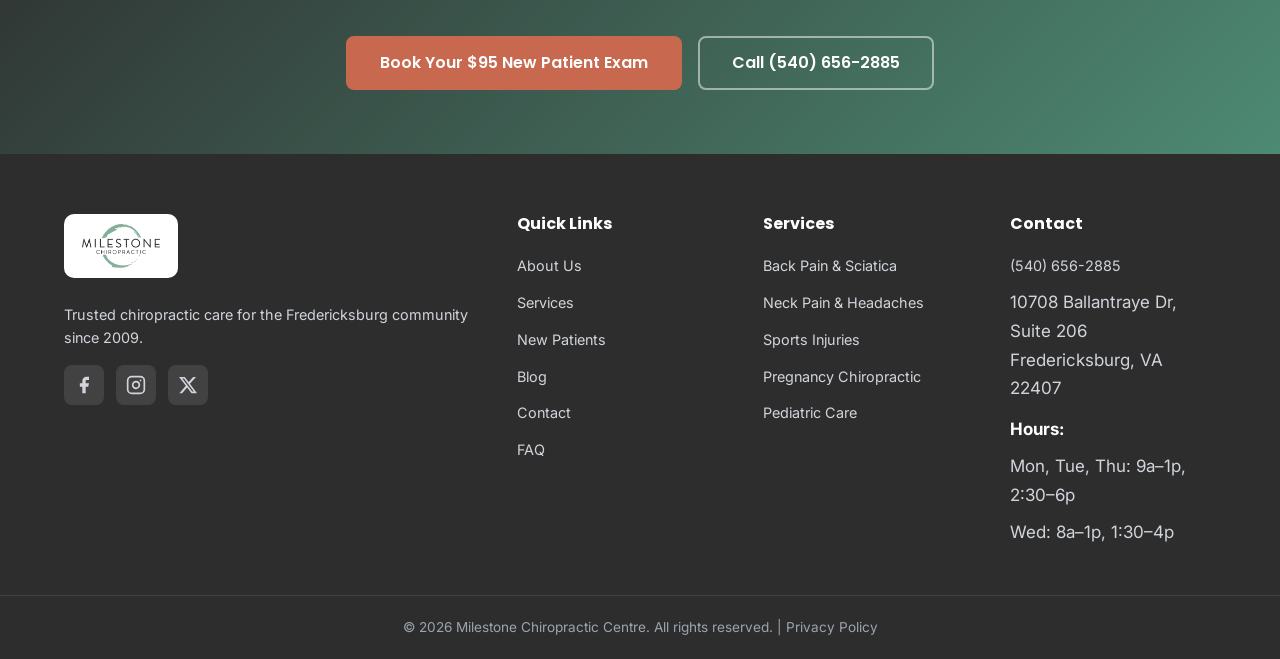
<file: faq.html>
<!DOCTYPE html>
<html lang="en">
<head>
  <meta charset="UTF-8">
  <meta name="viewport" content="width=device-width, initial-scale=1.0">
  <title>Frequently Asked Questions | Milestone Chiropractic Centre | Fredericksburg, VA</title>
  <meta name="description" content="Answers to the most common chiropractic questions — first visits, safety, insurance, adjustments, pregnancy, kids, and more. Milestone Chiropractic Centre, Fredericksburg VA.">
  <meta name="robots" content="index, follow">
  <link rel="canonical" href="https://milestonechiropractic.com/faq.html">
  <link rel="preconnect" href="https://fonts.googleapis.com">
  <link rel="preconnect" href="https://fonts.gstatic.com" crossorigin>
  <link href="https://fonts.googleapis.com/css2?family=Inter:wght@400;500&family=Poppins:wght@600;700&display=swap" rel="stylesheet">
  <link rel="stylesheet" href="css/styles.css">
  <script type="application/ld+json">
  {
    "@context": "https://schema.org",
    "@type": "FAQPage",
    "mainEntity": [
      {
        "@type": "Question",
        "name": "Is chiropractic care safe?",
        "acceptedAnswer": {
          "@type": "Answer",
          "text": "Yes. Chiropractic care is one of the safest forms of healthcare available for musculoskeletal conditions. Serious complications are extremely rare. Our doctors perform a thorough evaluation before recommending any treatment."
        }
      },
      {
        "@type": "Question",
        "name": "What happens at my first chiropractic visit?",
        "acceptedAnswer": {
          "@type": "Answer",
          "text": "Your first visit includes a health history review, postural assessment, range-of-motion testing, orthopedic and neurological evaluation, and spinal analysis. Your doctor will then explain their findings in plain language and recommend a personalized care plan."
        }
      },
      {
        "@type": "Question",
        "name": "Does a chiropractic adjustment hurt?",
        "acceptedAnswer": {
          "@type": "Answer",
          "text": "Most patients feel immediate relief after an adjustment. Some experience mild soreness for 24 hours, similar to how muscles feel after a workout. Our doctors use a range of techniques and always work within your comfort level."
        }
      }
    ]
  }
  </script>
</head>
<body>

  <header class="header">
    <div class="container header__inner">
      <a href="index.html" class="header__logo" aria-label="Milestone Chiropractic Centre - Home">
        <img src="images/logo-stacked.png" alt="Milestone Chiropractic Centre" class="header__logo-img">
      </a>
      <nav class="nav" aria-label="Main navigation">
        <ul class="nav__list">
          <li><a href="index.html" class="nav__link">Home</a></li>
          <li><a href="about.html" class="nav__link">About</a></li>
          <li><a href="services.html" class="nav__link">Services</a></li>
          <li><a href="new-patient.html" class="nav__link">New Patients</a></li>
          <li><a href="blog.html" class="nav__link">Blog</a></li>
          <li><a href="contact.html" class="nav__link">Contact</a></li>
        </ul>
      </nav>
      <div class="header__actions">
        <a href="tel:+15406562885" class="header__phone">(540) 656-2885</a>
        <a href="new-patient.html" class="btn btn--coral btn--sm">Book Appointment</a>
      </div>
      <button class="hamburger" aria-label="Toggle navigation menu" aria-expanded="false">
        <span></span><span></span><span></span>
      </button>
    </div>
  </header>

  <main>

    <!-- Page Hero -->
    <section class="page-hero">
      <div class="container">
        <span class="section-label" style="color:rgba(255,255,255,0.75);">Got Questions?</span>
        <h1>Frequently Asked Questions</h1>
        <p>Everything you want to know about chiropractic care at Milestone &mdash; answered honestly and clearly.</p>
      </div>
    </section>

    <!-- FAQ Content -->
    <section class="section">
      <div class="container">
        <div class="faq-layout">

          <!-- FAQ Categories -->
          <div class="faq-main">

            <!-- Category: Getting Started -->
            <div class="faq-category" id="getting-started">
              <h2 class="faq-category__title">
                <span class="faq-category__icon">🏁</span> Getting Started
              </h2>

              <div class="accordion">

                <div class="accordion__item">
                  <button class="accordion__trigger" aria-expanded="false">
                    What happens at my first chiropractic visit?
                    <span class="accordion__icon">+</span>
                  </button>
                  <div class="accordion__body">
                    <p>Your first visit at Milestone Chiropractic begins with a thorough consultation where we review your health history and listen to your concerns. Next, we perform a postural assessment, range-of-motion testing, and orthopedic and neurological evaluation to get a clear picture of your spinal alignment and overall health.</p>
                    <p>After the evaluation, your doctor will explain their findings in plain language and recommend a personalized care plan. You will always know exactly what we found and why we are recommending specific treatment before any adjustment takes place.</p>
                  </div>
                </div>

                <div class="accordion__item">
                  <button class="accordion__trigger" aria-expanded="false">
                    How long is the first appointment?
                    <span class="accordion__icon">+</span>
                  </button>
                  <div class="accordion__body">
                    <p>Plan for about 45&ndash;60 minutes for your initial visit. This allows enough time for the full consultation, comprehensive examination, and a detailed review of findings with your doctor. Follow-up visits are typically 15&ndash;30 minutes.</p>
                  </div>
                </div>

                <div class="accordion__item">
                  <button class="accordion__trigger" aria-expanded="false">
                    Do I need a referral to see a chiropractor in Virginia?
                    <span class="accordion__icon">+</span>
                  </button>
                  <div class="accordion__body">
                    <p>No referral is needed to see a chiropractor in Virginia. Chiropractic doctors are primary care providers for musculoskeletal conditions, and you can schedule directly with our office. Some insurance plans may require a referral for coverage purposes &mdash; call us and we can help you verify your benefits before your visit.</p>
                  </div>
                </div>

                <div class="accordion__item">
                  <button class="accordion__trigger" aria-expanded="false">
                    What should I bring to my first appointment?
                    <span class="accordion__icon">+</span>
                  </button>
                  <div class="accordion__body">
                    <p>Please bring:</p>
                    <ul style="margin:0.75rem 0 0 1.25rem;color:var(--text-mid);">
                      <li style="margin-bottom:0.4rem;">A photo ID and insurance card</li>
                      <li style="margin-bottom:0.4rem;">A list of any current medications or supplements</li>
                      <li style="margin-bottom:0.4rem;">Any relevant imaging (X-rays, MRI, CT scans) if you have them</li>
                      <li style="margin-bottom:0.4rem;">Comfortable, loose-fitting clothing if possible</li>
                    </ul>
                    <p style="margin-top:0.75rem;">You can also complete your new patient paperwork online before your visit to save time. <a href="new-patient.html">Visit the New Patient Center &rarr;</a></p>
                  </div>
                </div>

              </div>
            </div>

            <!-- Category: The Adjustment -->
            <div class="faq-category" id="adjustments">
              <h2 class="faq-category__title">
                <span class="faq-category__icon">🦴</span> The Adjustment
              </h2>

              <div class="accordion">

                <div class="accordion__item">
                  <button class="accordion__trigger" aria-expanded="false">
                    Does a chiropractic adjustment hurt?
                    <span class="accordion__icon">+</span>
                  </button>
                  <div class="accordion__body">
                    <p>Most patients feel immediate relief after an adjustment. Some experience mild soreness for 24&ndash;48 hours &mdash; similar to how your muscles feel after a good workout. This is a normal response as your body adapts to its corrected alignment.</p>
                    <p>Our doctors use a range of techniques and always work within your comfort level. If you are apprehensive or have had a bad experience elsewhere, let us know &mdash; we have gentle, low-force options for every patient.</p>
                  </div>
                </div>

                <div class="accordion__item">
                  <button class="accordion__trigger" aria-expanded="false">
                    What is that popping or cracking sound during an adjustment?
                    <span class="accordion__icon">+</span>
                  </button>
                  <div class="accordion__body">
                    <p>The sound is called a &ldquo;cavitation&rdquo; &mdash; it is simply gas (carbon dioxide and nitrogen) releasing from the fluid inside your spinal joints when the joint is gently moved through its range of motion. It is the same mechanism as when you crack your knuckles. The sound is not bones cracking, and it has nothing to do with the effectiveness of the adjustment. Many effective adjustments produce no sound at all.</p>
                  </div>
                </div>

                <div class="accordion__item">
                  <button class="accordion__trigger" aria-expanded="false">
                    What techniques do you use?
                    <span class="accordion__icon">+</span>
                  </button>
                  <div class="accordion__body">
                    <p>Our doctors are trained in multiple techniques and select the most appropriate approach based on your condition, age, and preferences:</p>
                    <ul style="margin:0.75rem 0 0 1.25rem;color:var(--text-mid);">
                      <li style="margin-bottom:0.4rem;"><strong>Diversified</strong> &mdash; the most common hands-on manual adjustment</li>
                      <li style="margin-bottom:0.4rem;"><strong>Thompson Drop Technique</strong> &mdash; uses a specialized table for enhanced precision</li>
                      <li style="margin-bottom:0.4rem;"><strong>Activator Method</strong> &mdash; a gentle, handheld instrument delivers a low-force impulse</li>
                      <li style="margin-bottom:0.4rem;"><strong>Flexion-Distraction</strong> &mdash; gentle disc decompression, excellent for sciatica and disc herniations</li>
                      <li style="margin-bottom:0.4rem;"><strong>Gonstead</strong> &mdash; highly specific analysis and adjustment of individual spinal segments</li>
                    </ul>
                    <p style="margin-top:0.75rem;"><a href="services.html">Learn more about our techniques &rarr;</a></p>
                  </div>
                </div>

                <div class="accordion__item">
                  <button class="accordion__trigger" aria-expanded="false">
                    How often will I need to come in?
                    <span class="accordion__icon">+</span>
                  </button>
                  <div class="accordion__body">
                    <p>It depends on your condition, its severity, and your health goals. A typical care plan for acute pain might begin with 2&ndash;3 visits per week for the first few weeks, tapering as you improve. Maintenance and wellness patients often visit once or twice a month.</p>
                    <p>Your doctor will always explain the reasoning behind your recommended schedule and adjust it based on how you respond to care. You are never locked into a plan &mdash; we work with your schedule and your goals.</p>
                  </div>
                </div>

              </div>
            </div>

            <!-- Category: Safety -->
            <div class="faq-category" id="safety">
              <h2 class="faq-category__title">
                <span class="faq-category__icon">✅</span> Safety &amp; Effectiveness
              </h2>

              <div class="accordion">

                <div class="accordion__item">
                  <button class="accordion__trigger" aria-expanded="false">
                    Is chiropractic care safe?
                    <span class="accordion__icon">+</span>
                  </button>
                  <div class="accordion__body">
                    <p>Yes. Chiropractic care is one of the safest forms of healthcare available for musculoskeletal conditions. The risk of serious adverse events from chiropractic adjustment is extremely low &mdash; far lower than the risks associated with long-term NSAID use or spinal surgery.</p>
                    <p>Our doctors perform a comprehensive evaluation before recommending any treatment. If your condition is better suited to a different type of care, we will tell you and refer you appropriately.</p>
                  </div>
                </div>

                <div class="accordion__item">
                  <button class="accordion__trigger" aria-expanded="false">
                    Does chiropractic care actually work? What does the research say?
                    <span class="accordion__icon">+</span>
                  </button>
                  <div class="accordion__body">
                    <p>Yes, and the evidence base has grown significantly over the past two decades. A 2017 systematic review published in <em>JAMA</em> found that spinal manipulation produced statistically significant improvements in both pain and function for acute lower back pain. The American College of Physicians now recommends spinal manipulation as a first-line treatment for both acute and chronic low back pain.</p>
                    <p>Chiropractic care is also supported by research for neck pain, headaches, and certain types of joint dysfunction. We are happy to share specific studies with curious patients &mdash; just ask.</p>
                  </div>
                </div>

                <div class="accordion__item">
                  <button class="accordion__trigger" aria-expanded="false">
                    Once I start chiropractic care, do I have to keep coming forever?
                    <span class="accordion__icon">+</span>
                  </button>
                  <div class="accordion__body">
                    <p>No. You are always in control of your care. Many patients choose to continue with periodic wellness visits after their initial condition resolves because they feel better and want to maintain that improvement &mdash; similar to regular dental cleanings or gym workouts. But it is entirely your choice. We will never pressure you to continue treatment beyond what you want.</p>
                  </div>
                </div>

              </div>
            </div>

            <!-- Category: Pregnancy & Kids -->
            <div class="faq-category" id="pregnancy-kids">
              <h2 class="faq-category__title">
                <span class="faq-category__icon">👶</span> Pregnancy &amp; Children
              </h2>

              <div class="accordion">

                <div class="accordion__item">
                  <button class="accordion__trigger" aria-expanded="false">
                    Is chiropractic care safe during pregnancy?
                    <span class="accordion__icon">+</span>
                  </button>
                  <div class="accordion__body">
                    <p>Yes &mdash; when performed by a trained chiropractor, prenatal chiropractic care is safe throughout all three trimesters. Our doctors use specialized techniques and tables designed for pregnant patients. We never apply pressure to the abdomen, and all techniques are adapted to your stage of pregnancy.</p>
                    <p>Research supports chiropractic care for relieving low back pain, pelvic girdle pain, and round ligament pain during pregnancy. We also utilize the Webster Technique, which is specifically designed to optimize pelvic alignment and support optimal fetal positioning. <a href="pregnancy.html">Learn more &rarr;</a></p>
                  </div>
                </div>

                <div class="accordion__item">
                  <button class="accordion__trigger" aria-expanded="false">
                    Can children receive chiropractic adjustments?
                    <span class="accordion__icon">+</span>
                  </button>
                  <div class="accordion__body">
                    <p>Yes. Pediatric chiropractic care is safe and effective. Adjustments for children use very gentle, fingertip pressure &mdash; nothing like the adjustments performed on adults. Many parents bring their children for chiropractic care to address conditions like colic, ear infections, torticollis, scoliosis screening, sports injuries, and postural issues from heavy backpack use or excessive screen time.</p>
                    <p>Children often respond quickly to chiropractic care because their bodies are still developing and adapting. <a href="pregnancy.html">Learn about our pediatric services &rarr;</a></p>
                  </div>
                </div>

                <div class="accordion__item">
                  <button class="accordion__trigger" aria-expanded="false">
                    What is the Webster Technique?
                    <span class="accordion__icon">+</span>
                  </button>
                  <div class="accordion__body">
                    <p>The Webster Technique is a specific chiropractic analysis and adjustment protocol designed for pregnant patients. It focuses on balancing the pelvis and reducing tension in the uterine ligaments, which may create more space for the baby to move into the optimal head-down position for delivery.</p>
                    <p>It is a gentle, non-invasive technique performed entirely from the outside. Many OB/GYNs and midwives now refer pregnant patients for Webster Technique care. <a href="pregnancy.html">Read more about our prenatal chiropractic services &rarr;</a></p>
                  </div>
                </div>

              </div>
            </div>

            <!-- Category: Insurance & Cost -->
            <div class="faq-category" id="insurance">
              <h2 class="faq-category__title">
                <span class="faq-category__icon">💳</span> Insurance &amp; Cost
              </h2>

              <div class="accordion">

                <div class="accordion__item">
                  <button class="accordion__trigger" aria-expanded="false">
                    Do you accept my insurance?
                    <span class="accordion__icon">+</span>
                  </button>
                  <div class="accordion__body">
                    <p>We accept most major insurance plans, including Blue Cross Blue Shield, Aetna, Cigna, United Healthcare, Anthem, Humana, Medicare, and Tricare. We also work with auto insurance (PIP) and personal injury cases.</p>
                    <p>Coverage for chiropractic care varies significantly by plan. We recommend calling our office at <a href="tel:+15406562885">(540) 656-2885</a> before your visit so we can verify your specific benefits and let you know what to expect in terms of cost.</p>
                  </div>
                </div>

                <div class="accordion__item">
                  <button class="accordion__trigger" aria-expanded="false">
                    What if I don&rsquo;t have insurance?
                    <span class="accordion__icon">+</span>
                  </button>
                  <div class="accordion__body">
                    <p>No insurance? No problem. We offer affordable self-pay rates and flexible payment options. Our $95 New Patient Exam offer is available to self-pay patients. Ask our front desk about our current rates and payment plans &mdash; we believe quality chiropractic care should be accessible to everyone in our community.</p>
                  </div>
                </div>

                <div class="accordion__item">
                  <button class="accordion__trigger" aria-expanded="false">
                    Do you treat auto accident injuries?
                    <span class="accordion__icon">+</span>
                  </button>
                  <div class="accordion__body">
                    <p>Yes. We regularly treat patients recovering from car accidents, including whiplash, neck pain, back pain, headaches, and soft tissue injuries. In Virginia, your auto insurance Personal Injury Protection (PIP) coverage typically pays for chiropractic treatment with no out-of-pocket cost to you.</p>
                    <p>We also work directly with personal injury attorneys and can provide thorough documentation of your injuries and treatment for your claim. It is important to be evaluated promptly after an accident &mdash; symptoms often appear or worsen in the days following a crash. <a href="contact.html">Contact us to schedule a post-accident evaluation &rarr;</a></p>
                  </div>
                </div>

              </div>
            </div>

            <!-- Category: Conditions -->
            <div class="faq-category" id="conditions">
              <h2 class="faq-category__title">
                <span class="faq-category__icon">🩺</span> Conditions We Treat
              </h2>

              <div class="accordion">

                <div class="accordion__item">
                  <button class="accordion__trigger" aria-expanded="false">
                    Can chiropractic help with headaches and migraines?
                    <span class="accordion__icon">+</span>
                  </button>
                  <div class="accordion__body">
                    <p>Yes. Many headaches &mdash; including tension headaches and cervicogenic headaches (those originating from the neck) &mdash; respond very well to chiropractic care. Misalignment of the cervical vertebrae can cause muscle tension and nerve irritation that triggers headache patterns. Multiple clinical studies have found that spinal manipulation reduces both the frequency and intensity of certain headache types.</p>
                  </div>
                </div>

                <div class="accordion__item">
                  <button class="accordion__trigger" aria-expanded="false">
                    Can a chiropractor help with sciatica?
                    <span class="accordion__icon">+</span>
                  </button>
                  <div class="accordion__body">
                    <p>Absolutely. Sciatica &mdash; pain that radiates from the lower back down through the buttock and leg &mdash; is one of the most common conditions we treat. The goal of chiropractic care for sciatica is to identify and correct the underlying cause: typically a disc herniation, vertebral misalignment, or piriformis muscle tension that is compressing the sciatic nerve.</p>
                    <p>Flexion-distraction therapy and specific lumbar adjustments are particularly effective for sciatic nerve pain. <a href="back-pain.html">Learn more about our back pain and sciatica care &rarr;</a></p>
                  </div>
                </div>

                <div class="accordion__item">
                  <button class="accordion__trigger" aria-expanded="false">
                    Can chiropractic help with a herniated disc?
                    <span class="accordion__icon">+</span>
                  </button>
                  <div class="accordion__body">
                    <p>In many cases, yes. Non-surgical chiropractic care &mdash; particularly flexion-distraction therapy &mdash; has been shown to reduce disc herniation symptoms by creating gentle negative pressure within the disc and reducing pressure on affected nerve roots. The American College of Physicians recommends trying conservative care, including spinal manipulation, before considering surgery for disc-related back pain.</p>
                    <p>Our doctors will review any existing imaging and perform a thorough evaluation to determine whether chiropractic care is appropriate for your specific disc condition.</p>
                  </div>
                </div>

                <div class="accordion__item">
                  <button class="accordion__trigger" aria-expanded="false">
                    Do you treat sports injuries?
                    <span class="accordion__icon">+</span>
                  </button>
                  <div class="accordion__body">
                    <p>Yes. We treat a wide range of sports injuries including sprains, strains, shoulder impingement, runner&rsquo;s knee, IT band syndrome, plantar fasciitis, and more. Chiropractic care addresses joint mechanics and alignment, which is fundamental to both injury recovery and performance optimization. Many of our patients are local athletes &mdash; from youth sports players to adult recreational athletes to military personnel at nearby bases. <a href="services.html">See our sports injury services &rarr;</a></p>
                  </div>
                </div>

              </div>
            </div>

          </div><!-- .faq-main -->

          <!-- Sidebar -->
          <aside class="faq-sidebar">
            <div class="sidebar-cta">
              <h3>Still Have Questions?</h3>
              <p>Our team is happy to answer any questions before your first visit &mdash; no obligation.</p>
              <a href="tel:+15406562885" class="btn btn--coral" style="width:100%;justify-content:center;margin-bottom:0.75rem;">Call (540) 656-2885</a>
              <a href="contact.html" class="btn btn--outline-white" style="width:100%;justify-content:center;">Send a Message</a>
            </div>

            <div style="background:var(--white);border-radius:12px;padding:1.5rem;border:1px solid var(--border-color,#e2e8f0);margin-top:1.5rem;">
              <h4 style="margin-bottom:1rem;font-size:0.95rem;">Jump to a Topic</h4>
              <ul style="display:flex;flex-direction:column;gap:0.5rem;">
                <li><a href="#getting-started" style="font-size:0.875rem;">🏁 Getting Started</a></li>
                <li><a href="#adjustments" style="font-size:0.875rem;">🦴 The Adjustment</a></li>
                <li><a href="#safety" style="font-size:0.875rem;">✅ Safety &amp; Effectiveness</a></li>
                <li><a href="#pregnancy-kids" style="font-size:0.875rem;">👶 Pregnancy &amp; Children</a></li>
                <li><a href="#insurance" style="font-size:0.875rem;">💳 Insurance &amp; Cost</a></li>
                <li><a href="#conditions" style="font-size:0.875rem;">🩺 Conditions We Treat</a></li>
              </ul>
            </div>

            <div style="background:var(--warm-neutral,#F2EBE1);border-radius:12px;padding:1.5rem;margin-top:1.5rem;">
              <h4 style="margin-bottom:0.5rem;font-size:0.95rem;">New Patient Offer</h4>
              <p style="font-size:0.875rem;color:var(--text-mid);margin-bottom:1rem;">Your first visit includes a full consultation, comprehensive exam, and personalized treatment plan &mdash; all for just $95.</p>
              <a href="new-patient.html" class="btn btn--coral btn--sm" style="width:100%;justify-content:center;display:flex;">Claim This Offer</a>
            </div>
          </aside>

        </div><!-- .faq-layout -->
      </div>
    </section>

    <!-- CTA Banner -->
    <section style="background:linear-gradient(135deg,#2D2D2D,#4D8A73);padding:4rem 0;text-align:center;color:#fff;">
      <div class="container" style="max-width:680px;">
        <h2 style="color:#fff;margin-bottom:0.75rem;">Ready to Start Feeling Better?</h2>
        <p style="color:rgba(255,255,255,0.85);font-size:1.05rem;margin-bottom:2rem;">Join thousands of Fredericksburg families who have found lasting relief at Milestone Chiropractic. Same-week appointments available.</p>
        <div style="display:flex;gap:1rem;justify-content:center;flex-wrap:wrap;">
          <a href="new-patient.html" class="btn btn--coral btn--lg">Book Your $95 New Patient Exam</a>
          <a href="tel:+15406562885" class="btn btn--outline-white btn--lg">Call (540) 656-2885</a>
        </div>
      </div>
    </section>

  </main>

  <footer class="footer">
    <div class="container">
      <div class="footer__grid">
        <div>
          <div class="footer__logo-wrap">
          <img src="images/logo-stacked.png" alt="Milestone Chiropractic Centre" class="footer__logo-img">
        </div>
          <p class="footer__desc">Trusted chiropractic care for the Fredericksburg community since 2009.</p>
          <div class="footer__social">
            <a href="#" aria-label="Facebook"><svg width="20" height="20" viewBox="0 0 24 24" fill="currentColor"><path d="M18 2h-3a5 5 0 00-5 5v3H7v4h3v8h4v-8h3l1-4h-4V7a1 1 0 011-1h3z"/></svg></a>
            <a href="#" aria-label="Instagram"><svg width="20" height="20" viewBox="0 0 24 24" fill="none" stroke="currentColor" stroke-width="2" stroke-linecap="round" stroke-linejoin="round"><rect x="2" y="2" width="20" height="20" rx="5" ry="5"/><path d="M16 11.37A4 4 0 1112.63 8 4 4 0 0116 11.37z"/><line x1="17.5" y1="6.5" x2="17.51" y2="6.5"/></svg></a>
            <a href="#" aria-label="X"><svg width="20" height="20" viewBox="0 0 24 24" fill="currentColor"><path d="M18.244 2.25h3.308l-7.227 8.26 8.502 11.24H16.17l-5.214-6.817L4.99 21.75H1.68l7.73-8.835L1.254 2.25H8.08l4.713 6.231zm-1.161 17.52h1.833L7.084 4.126H5.117z"/></svg></a>
          </div>
        </div>
        <div>
          <h4>Quick Links</h4>
          <ul class="footer__links">
            <li><a href="about.html">About Us</a></li>
            <li><a href="services.html">Services</a></li>
            <li><a href="new-patient.html">New Patients</a></li>
            <li><a href="blog.html">Blog</a></li>
            <li><a href="contact.html">Contact</a></li>
            <li><a href="faq.html">FAQ</a></li>
          </ul>
        </div>
        <div>
          <h4>Services</h4>
          <ul class="footer__links">
            <li><a href="back-pain.html">Back Pain &amp; Sciatica</a></li>
            <li><a href="services.html">Neck Pain &amp; Headaches</a></li>
            <li><a href="services.html">Sports Injuries</a></li>
            <li><a href="pregnancy.html">Pregnancy Chiropractic</a></li>
            <li><a href="pregnancy.html">Pediatric Care</a></li>
          </ul>
        </div>
        <div>
          <h4>Contact</h4>
          <ul class="footer__links">
            <li><a href="tel:+15406562885">(540) 656-2885</a></li>
            <li>10708 Ballantraye Dr, Suite 206<br>Fredericksburg, VA 22407</li>
            <li style="margin-top:12px;"><strong style="color:#fff;">Hours:</strong></li>
            <li>Mon, Tue, Thu: 9a&ndash;1p, 2:30&ndash;6p</li>
            <li>Wed: 8a&ndash;1p, 1:30&ndash;4p</li>
          </ul>
        </div>
      </div>
    </div>
    <div class="footer__bottom">
      <div class="container">
        &copy; 2026 Milestone Chiropractic Centre. All rights reserved. | <a href="contact.html" style="color:#9ca3af;">Privacy Policy</a>
      </div>
    </div>
  </footer>

  <script src="js/main.js"></script>
</body>
</html>
</file>
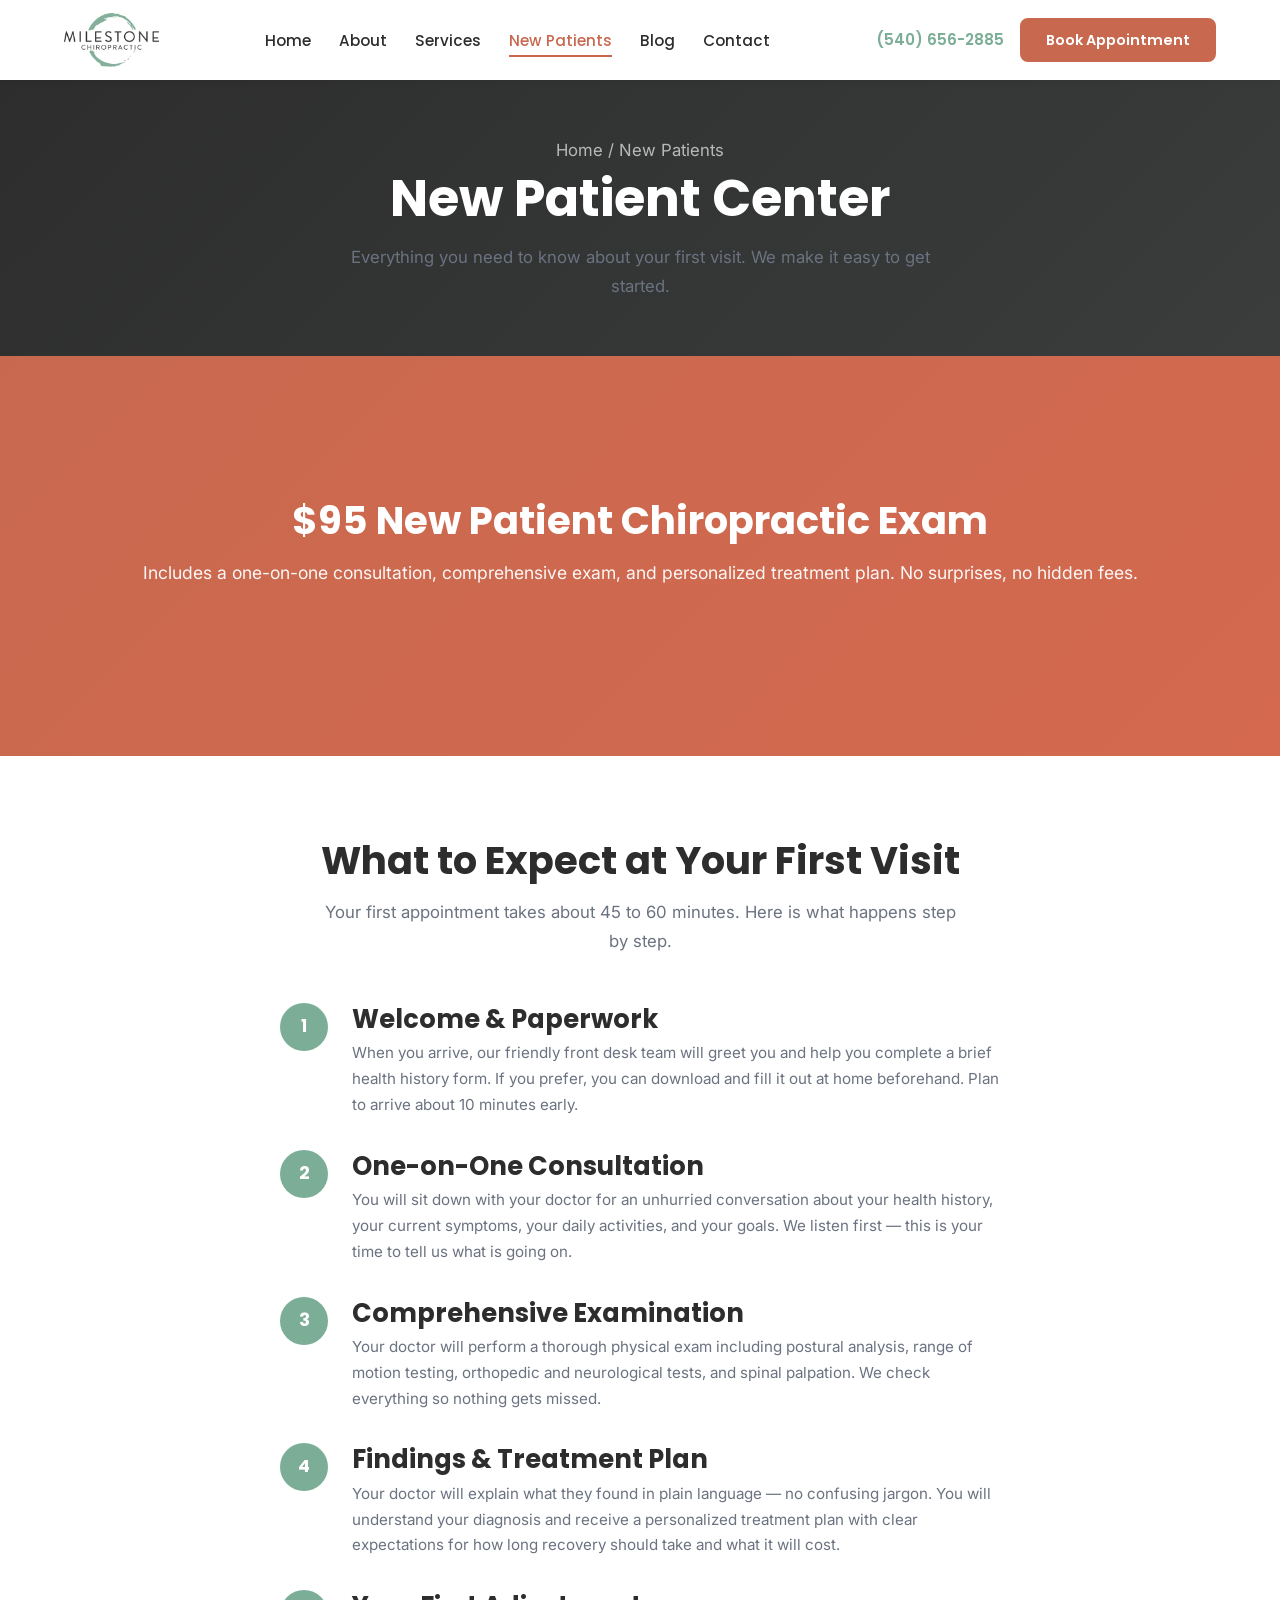
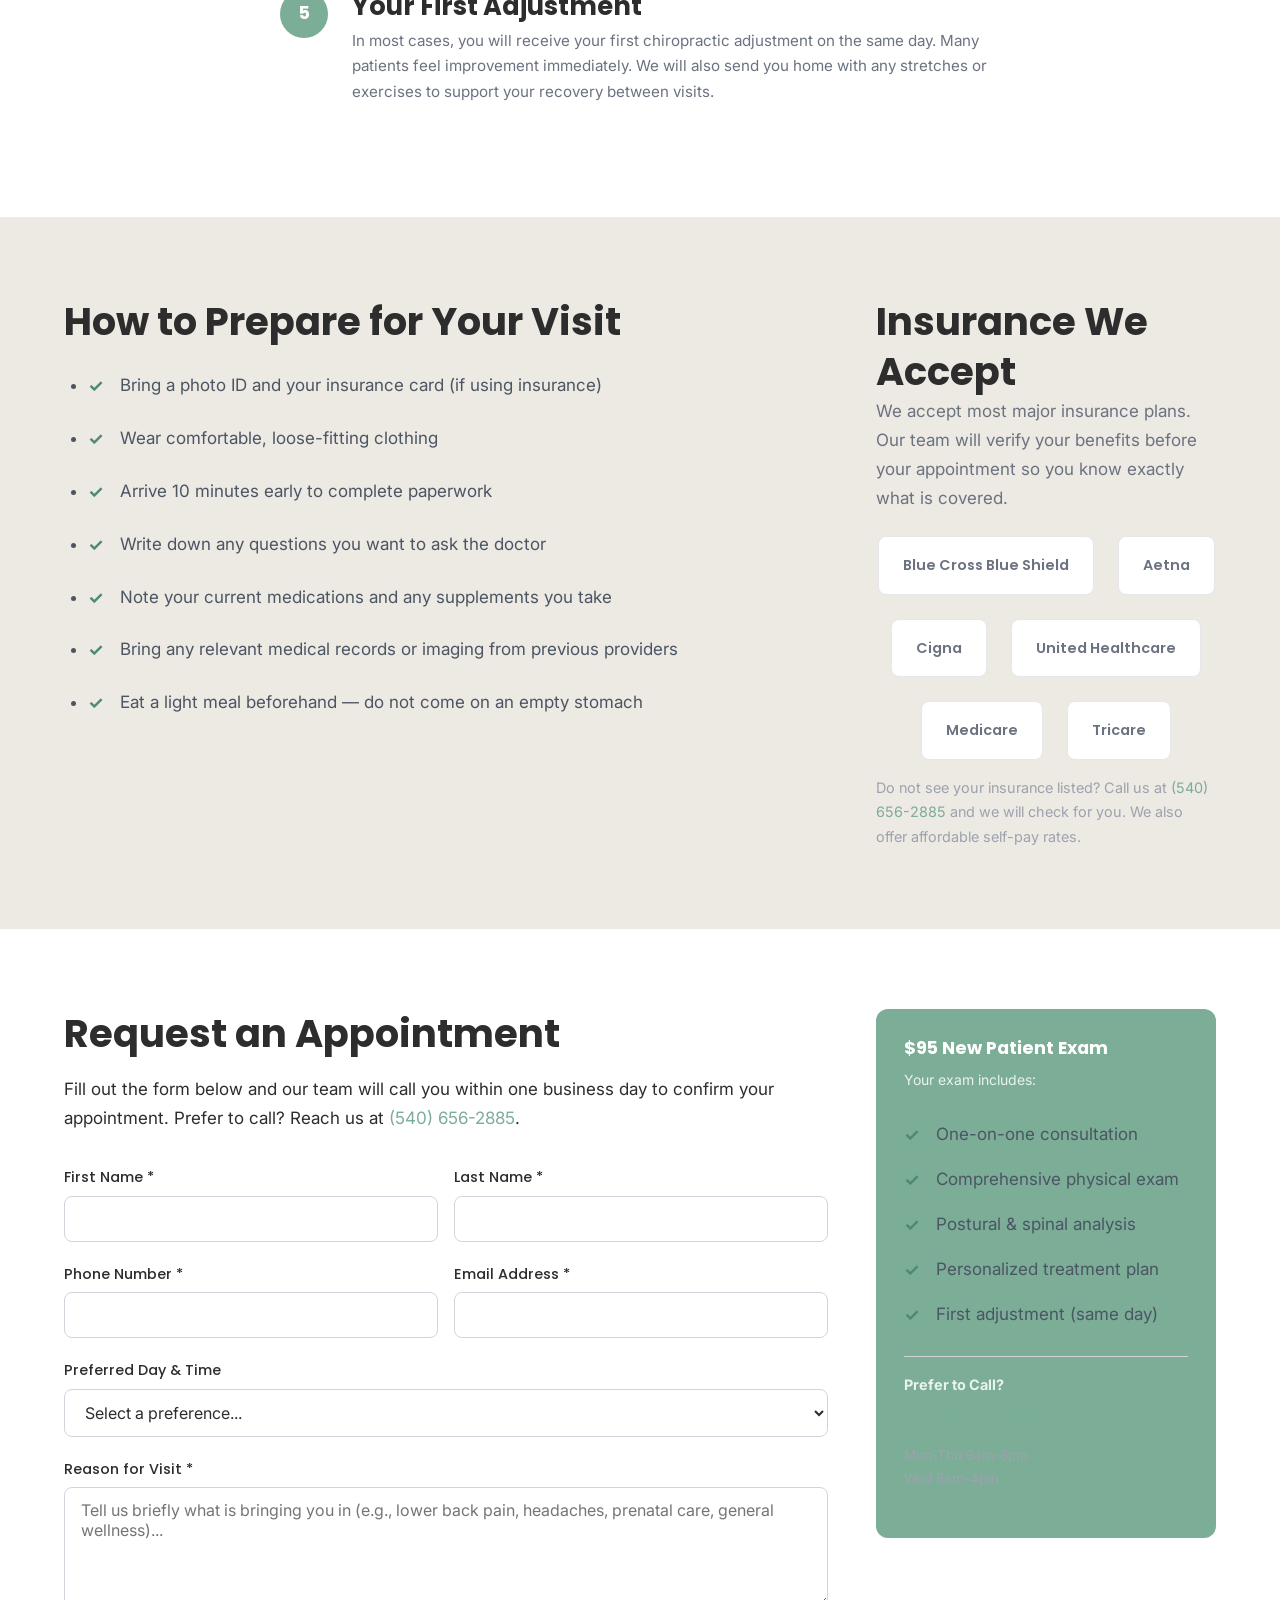
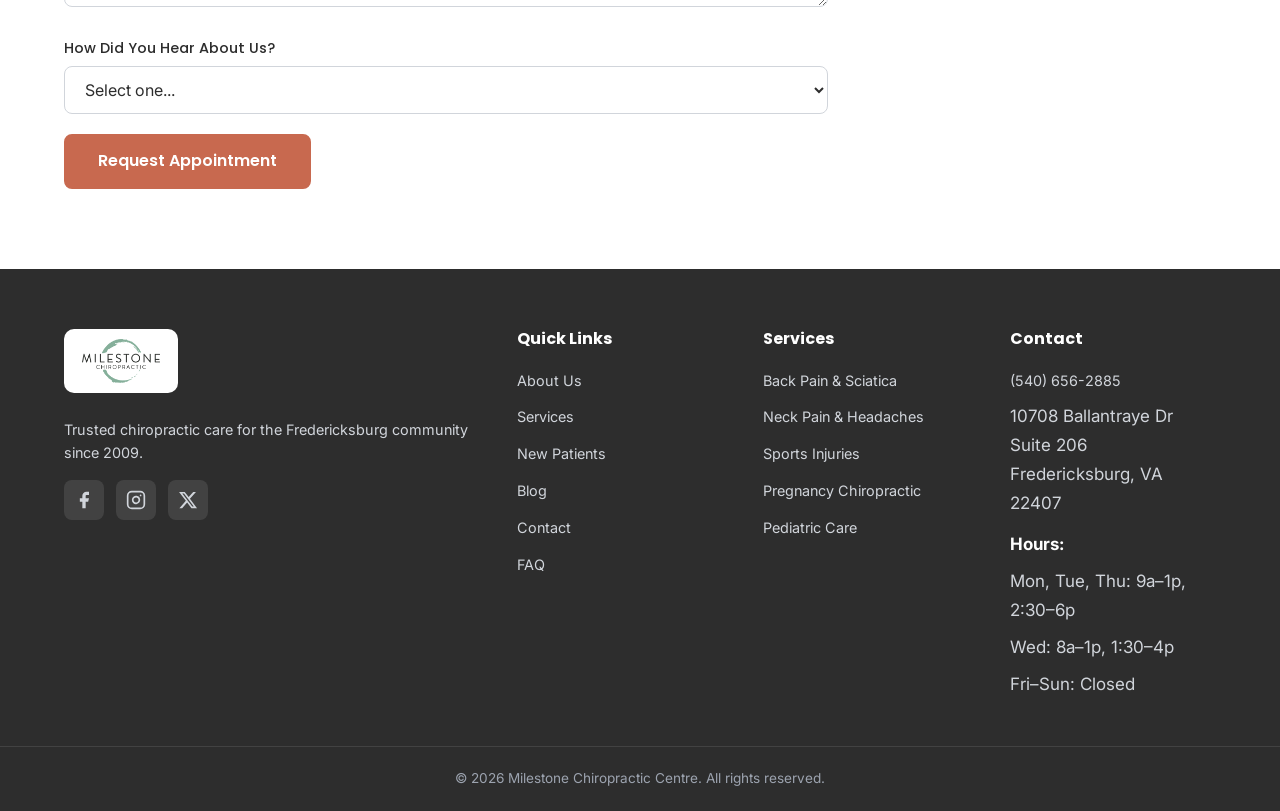
<file: new-patient.html>
<!DOCTYPE html>
<html lang="en">
<head>
  <meta charset="UTF-8">
  <meta name="viewport" content="width=device-width, initial-scale=1.0">
  <title>New Patient Center | Milestone Chiropractic Centre | Fredericksburg, VA</title>
  <meta name="description" content="New patient information for Milestone Chiropractic Centre. $95 new patient exam including consultation, comprehensive exam, and personalized treatment plan. Schedule your first visit in Fredericksburg, VA.">
  <meta name="robots" content="index, follow">
  <link rel="canonical" href="https://milestonechiropractic.com/new-patient.html">
  <link rel="preconnect" href="https://fonts.googleapis.com">
  <link rel="preconnect" href="https://fonts.gstatic.com" crossorigin>
  <link href="https://fonts.googleapis.com/css2?family=Inter:wght@400;500&family=Poppins:wght@600;700&display=swap" rel="stylesheet">
  <link rel="stylesheet" href="css/styles.css">
</head>
<body>

  <!-- HEADER -->
  <header class="header">
    <div class="container header__inner">
      <a href="index.html" class="header__logo" aria-label="Milestone Chiropractic Centre - Home">
        <img src="images/logo-stacked.png" alt="Milestone Chiropractic Centre" class="header__logo-img">
      </a>
      <nav class="nav" aria-label="Main navigation">
        <ul class="nav__list">
          <li><a href="index.html" class="nav__link">Home</a></li>
          <li><a href="about.html" class="nav__link">About</a></li>
          <li><a href="services.html" class="nav__link">Services</a></li>
          <li><a href="new-patient.html" class="nav__link nav__link--active">New Patients</a></li>
          <li><a href="blog.html" class="nav__link">Blog</a></li>
          <li><a href="contact.html" class="nav__link">Contact</a></li>
        </ul>
      </nav>
      <div class="header__actions">
        <a href="tel:+15406562885" class="header__phone">(540) 656-2885</a>
        <a href="new-patient.html" class="btn btn--coral btn--sm">Book Appointment</a>
      </div>
      <button class="hamburger" aria-label="Toggle navigation menu" aria-expanded="false"><span></span><span></span><span></span></button>
    </div>
  </header>

  <main>

    <section class="page-hero">
      <div class="container">
        <p class="breadcrumb"><a href="index.html">Home</a> / New Patients</p>
        <h1>New Patient Center</h1>
        <p>Everything you need to know about your first visit. We make it easy to get started.</p>
      </div>
    </section>

    <!-- OFFER BANNER -->
    <section class="section section--coral">
      <div class="container cta-banner">
        <h2>$95 New Patient Chiropractic Exam</h2>
        <p>Includes a one-on-one consultation, comprehensive exam, and personalized treatment plan. No surprises, no hidden fees.</p>
      </div>
    </section>

    <!-- WHAT TO EXPECT -->
    <section class="section section--white">
      <div class="container">
        <div class="section-header">
          <h2>What to Expect at Your First Visit</h2>
          <p>Your first appointment takes about 45 to 60 minutes. Here is what happens step by step.</p>
        </div>
        <div class="steps" style="max-width:720px; margin:0 auto;">
          <div class="step">
            <div class="step__number">1</div>
            <div class="step__content">
              <h3>Welcome &amp; Paperwork</h3>
              <p>When you arrive, our friendly front desk team will greet you and help you complete a brief health history form. If you prefer, you can download and fill it out at home beforehand. Plan to arrive about 10 minutes early.</p>
            </div>
          </div>
          <div class="step">
            <div class="step__number">2</div>
            <div class="step__content">
              <h3>One-on-One Consultation</h3>
              <p>You will sit down with your doctor for an unhurried conversation about your health history, your current symptoms, your daily activities, and your goals. We listen first — this is your time to tell us what is going on.</p>
            </div>
          </div>
          <div class="step">
            <div class="step__number">3</div>
            <div class="step__content">
              <h3>Comprehensive Examination</h3>
              <p>Your doctor will perform a thorough physical exam including postural analysis, range of motion testing, orthopedic and neurological tests, and spinal palpation. We check everything so nothing gets missed.</p>
            </div>
          </div>
          <div class="step">
            <div class="step__number">4</div>
            <div class="step__content">
              <h3>Findings &amp; Treatment Plan</h3>
              <p>Your doctor will explain what they found in plain language — no confusing jargon. You will understand your diagnosis and receive a personalized treatment plan with clear expectations for how long recovery should take and what it will cost.</p>
            </div>
          </div>
          <div class="step">
            <div class="step__number">5</div>
            <div class="step__content">
              <h3>Your First Adjustment</h3>
              <p>In most cases, you will receive your first chiropractic adjustment on the same day. Many patients feel improvement immediately. We will also send you home with any stretches or exercises to support your recovery between visits.</p>
            </div>
          </div>
        </div>
      </div>
    </section>

    <!-- PREPARATION CHECKLIST -->
    <section class="section section--warm">
      <div class="container">
        <div class="content-layout">
          <div class="content-main">
            <h2>How to Prepare for Your Visit</h2>
            <ul class="checklist">
              <li>Bring a photo ID and your insurance card (if using insurance)</li>
              <li>Wear comfortable, loose-fitting clothing</li>
              <li>Arrive 10 minutes early to complete paperwork</li>
              <li>Write down any questions you want to ask the doctor</li>
              <li>Note your current medications and any supplements you take</li>
              <li>Bring any relevant medical records or imaging from previous providers</li>
              <li>Eat a light meal beforehand — do not come on an empty stomach</li>
            </ul>
          </div>
          <div>
            <h2>Insurance We Accept</h2>
            <p style="margin-bottom:24px; color:#6b7280;">We accept most major insurance plans. Our team will verify your benefits before your appointment so you know exactly what is covered.</p>
            <div class="insurance-grid">
              <div class="insurance-grid__item">Blue Cross Blue Shield</div>
              <div class="insurance-grid__item">Aetna</div>
              <div class="insurance-grid__item">Cigna</div>
              <div class="insurance-grid__item">United Healthcare</div>
              <div class="insurance-grid__item">Medicare</div>
              <div class="insurance-grid__item">Tricare</div>
            </div>
            <p style="margin-top:16px; font-size:0.9rem; color:#9ca3af;">Do not see your insurance listed? Call us at <a href="tel:+15406562885">(540) 656-2885</a> and we will check for you. We also offer affordable self-pay rates.</p>
          </div>
        </div>
      </div>
    </section>

    <!-- APPOINTMENT REQUEST FORM -->
    <section class="section section--white" id="book">
      <div class="container">
        <div class="content-layout">
          <div class="content-main">
            <h2>Request an Appointment</h2>
            <p style="margin-bottom:32px;">Fill out the form below and our team will call you within one business day to confirm your appointment. Prefer to call? Reach us at <a href="tel:+15406562885">(540) 656-2885</a>.</p>

            <form name="new-patient" method="POST" data-netlify="true" action="/thank-you.html">
              <input type="hidden" name="form-name" value="new-patient">

              <div class="form-row">
                <div class="form-group">
                  <label for="np-first-name">First Name *</label>
                  <input type="text" id="np-first-name" name="first-name" required autocomplete="given-name">
                </div>
                <div class="form-group">
                  <label for="np-last-name">Last Name *</label>
                  <input type="text" id="np-last-name" name="last-name" required autocomplete="family-name">
                </div>
              </div>

              <div class="form-row">
                <div class="form-group">
                  <label for="np-phone">Phone Number *</label>
                  <input type="tel" id="np-phone" name="phone" required autocomplete="tel">
                </div>
                <div class="form-group">
                  <label for="np-email">Email Address *</label>
                  <input type="email" id="np-email" name="email" required autocomplete="email">
                </div>
              </div>

              <div class="form-group">
                <label for="np-preferred-time">Preferred Day &amp; Time</label>
                <select id="np-preferred-time" name="preferred-time">
                  <option value="">Select a preference...</option>
                  <option value="morning-weekday">Weekday Morning (9am - 12pm)</option>
                  <option value="afternoon-weekday">Weekday Afternoon (2:30pm - 6pm)</option>
                  <option value="wednesday-early">Wednesday Early (8am - 12pm)</option>
                  <option value="flexible">I am flexible</option>
                </select>
              </div>

              <div class="form-group">
                <label for="np-reason">Reason for Visit *</label>
                <textarea id="np-reason" name="reason" required placeholder="Tell us briefly what is bringing you in (e.g., lower back pain, headaches, prenatal care, general wellness)..."></textarea>
              </div>

              <div class="form-group">
                <label for="np-referral">How Did You Hear About Us?</label>
                <select id="np-referral" name="referral">
                  <option value="">Select one...</option>
                  <option value="google">Google Search</option>
                  <option value="friend-family">Friend or Family Referral</option>
                  <option value="facebook">Facebook</option>
                  <option value="instagram">Instagram</option>
                  <option value="doctor-referral">Doctor Referral</option>
                  <option value="drive-by">Drove Past the Office</option>
                  <option value="other">Other</option>
                </select>
              </div>

              <button type="submit" class="btn btn--coral">Request Appointment</button>
            </form>
          </div>

          <aside class="sidebar-cta">
            <h3>$95 New Patient Exam</h3>
            <p>Your exam includes:</p>
            <ul class="checklist" style="margin-bottom:20px;">
              <li>One-on-one consultation</li>
              <li>Comprehensive physical exam</li>
              <li>Postural &amp; spinal analysis</li>
              <li>Personalized treatment plan</li>
              <li>First adjustment (same day)</li>
            </ul>
            <div style="padding-top:16px; border-top:1px solid #d1d5db;">
              <p style="font-size:0.9rem; margin-bottom:8px;"><strong>Prefer to Call?</strong></p>
              <a href="tel:+15406562885" style="font-family:'Poppins',sans-serif; font-weight:700; font-size:1.1rem; color:var(--blue-primary);">(540) 656-2885</a>
              <p style="font-size:0.85rem; color:#9ca3af; margin-top:8px;">Mon-Thu 9am-6pm<br>Wed 8am-4pm</p>
            </div>
          </aside>
        </div>
      </div>
    </section>

  </main>

  <!-- FOOTER -->
  <footer class="footer">
    <div class="container">
      <div class="footer__grid">
        <div>
          <div class="footer__logo-wrap">
          <img src="images/logo-stacked.png" alt="Milestone Chiropractic Centre" class="footer__logo-img">
        </div>
          <p class="footer__desc">Trusted chiropractic care for the Fredericksburg community since 2009.</p>
          <div class="footer__social">
            <a href="#" aria-label="Facebook"><svg width="20" height="20" viewBox="0 0 24 24" fill="currentColor"><path d="M18 2h-3a5 5 0 00-5 5v3H7v4h3v8h4v-8h3l1-4h-4V7a1 1 0 011-1h3z"/></svg></a>
            <a href="#" aria-label="Instagram"><svg width="20" height="20" viewBox="0 0 24 24" fill="none" stroke="currentColor" stroke-width="2" stroke-linecap="round" stroke-linejoin="round"><rect x="2" y="2" width="20" height="20" rx="5" ry="5"/><path d="M16 11.37A4 4 0 1112.63 8 4 4 0 0116 11.37z"/><line x1="17.5" y1="6.5" x2="17.51" y2="6.5"/></svg></a>
            <a href="#" aria-label="X (Twitter)"><svg width="20" height="20" viewBox="0 0 24 24" fill="currentColor"><path d="M18.244 2.25h3.308l-7.227 8.26 8.502 11.24H16.17l-5.214-6.817L4.99 21.75H1.68l7.73-8.835L1.254 2.25H8.08l4.713 6.231zm-1.161 17.52h1.833L7.084 4.126H5.117z"/></svg></a>
          </div>
        </div>
        <div>
          <h4>Quick Links</h4>
          <ul class="footer__links">
            <li><a href="about.html">About Us</a></li>
            <li><a href="services.html">Services</a></li>
            <li><a href="new-patient.html">New Patients</a></li>
            <li><a href="blog.html">Blog</a></li>
            <li><a href="contact.html">Contact</a></li>
            <li><a href="faq.html">FAQ</a></li>
          </ul>
        </div>
        <div>
          <h4>Services</h4>
          <ul class="footer__links">
            <li><a href="back-pain.html">Back Pain &amp; Sciatica</a></li>
            <li><a href="services.html">Neck Pain &amp; Headaches</a></li>
            <li><a href="services.html">Sports Injuries</a></li>
            <li><a href="pregnancy.html">Pregnancy Chiropractic</a></li>
            <li><a href="pregnancy.html">Pediatric Care</a></li>
          </ul>
        </div>
        <div>
          <h4>Contact</h4>
          <ul class="footer__links">
            <li><a href="tel:+15406562885">(540) 656-2885</a></li>
            <li>10708 Ballantraye Dr<br>Suite 206<br>Fredericksburg, VA 22407</li>
            <li style="margin-top:12px;"><strong style="color:#fff;">Hours:</strong></li>
            <li>Mon, Tue, Thu: 9a&ndash;1p, 2:30&ndash;6p</li>
            <li>Wed: 8a&ndash;1p, 1:30&ndash;4p</li>
            <li>Fri&ndash;Sun: Closed</li>
          </ul>
        </div>
      </div>
    </div>
    <div class="footer__bottom">
      <div class="container">&copy; 2026 Milestone Chiropractic Centre. All rights reserved.</div>
    </div>
  </footer>

  <script src="js/main.js"></script>
</body>
</html>
</file>
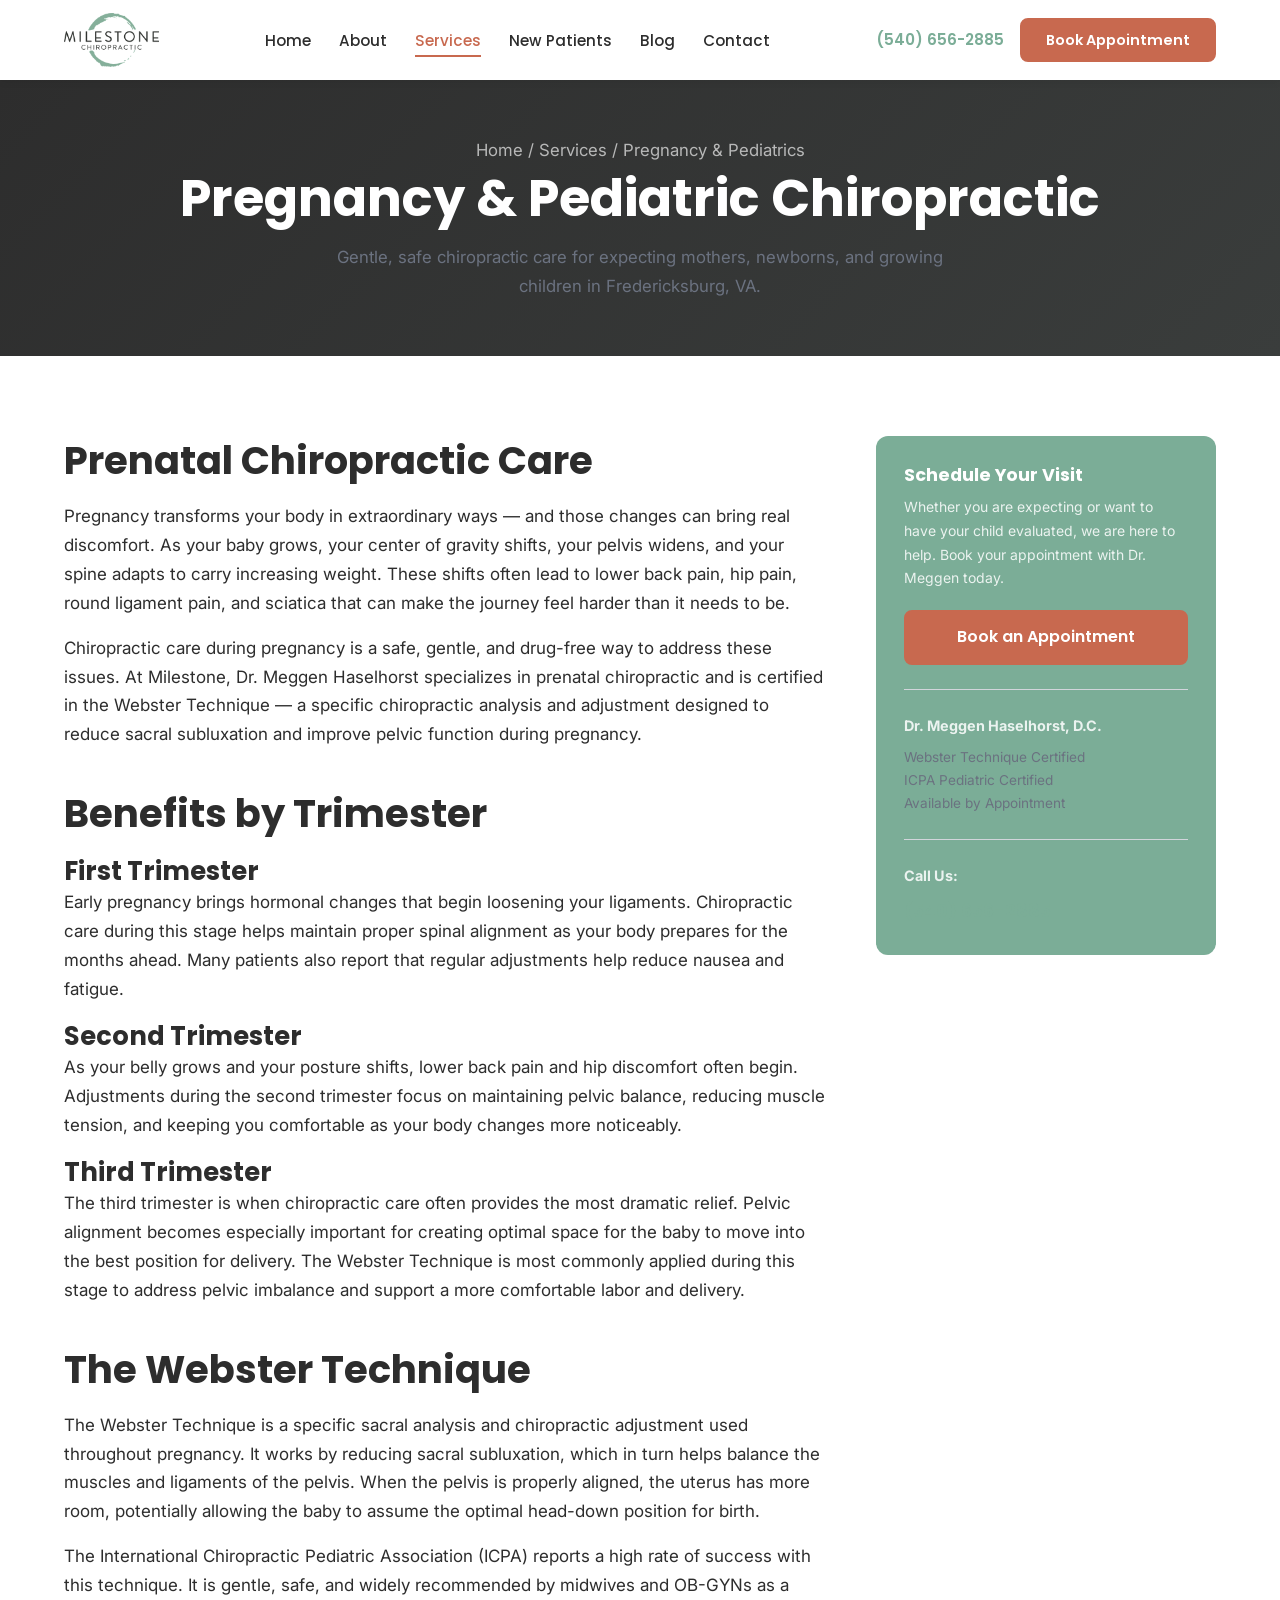
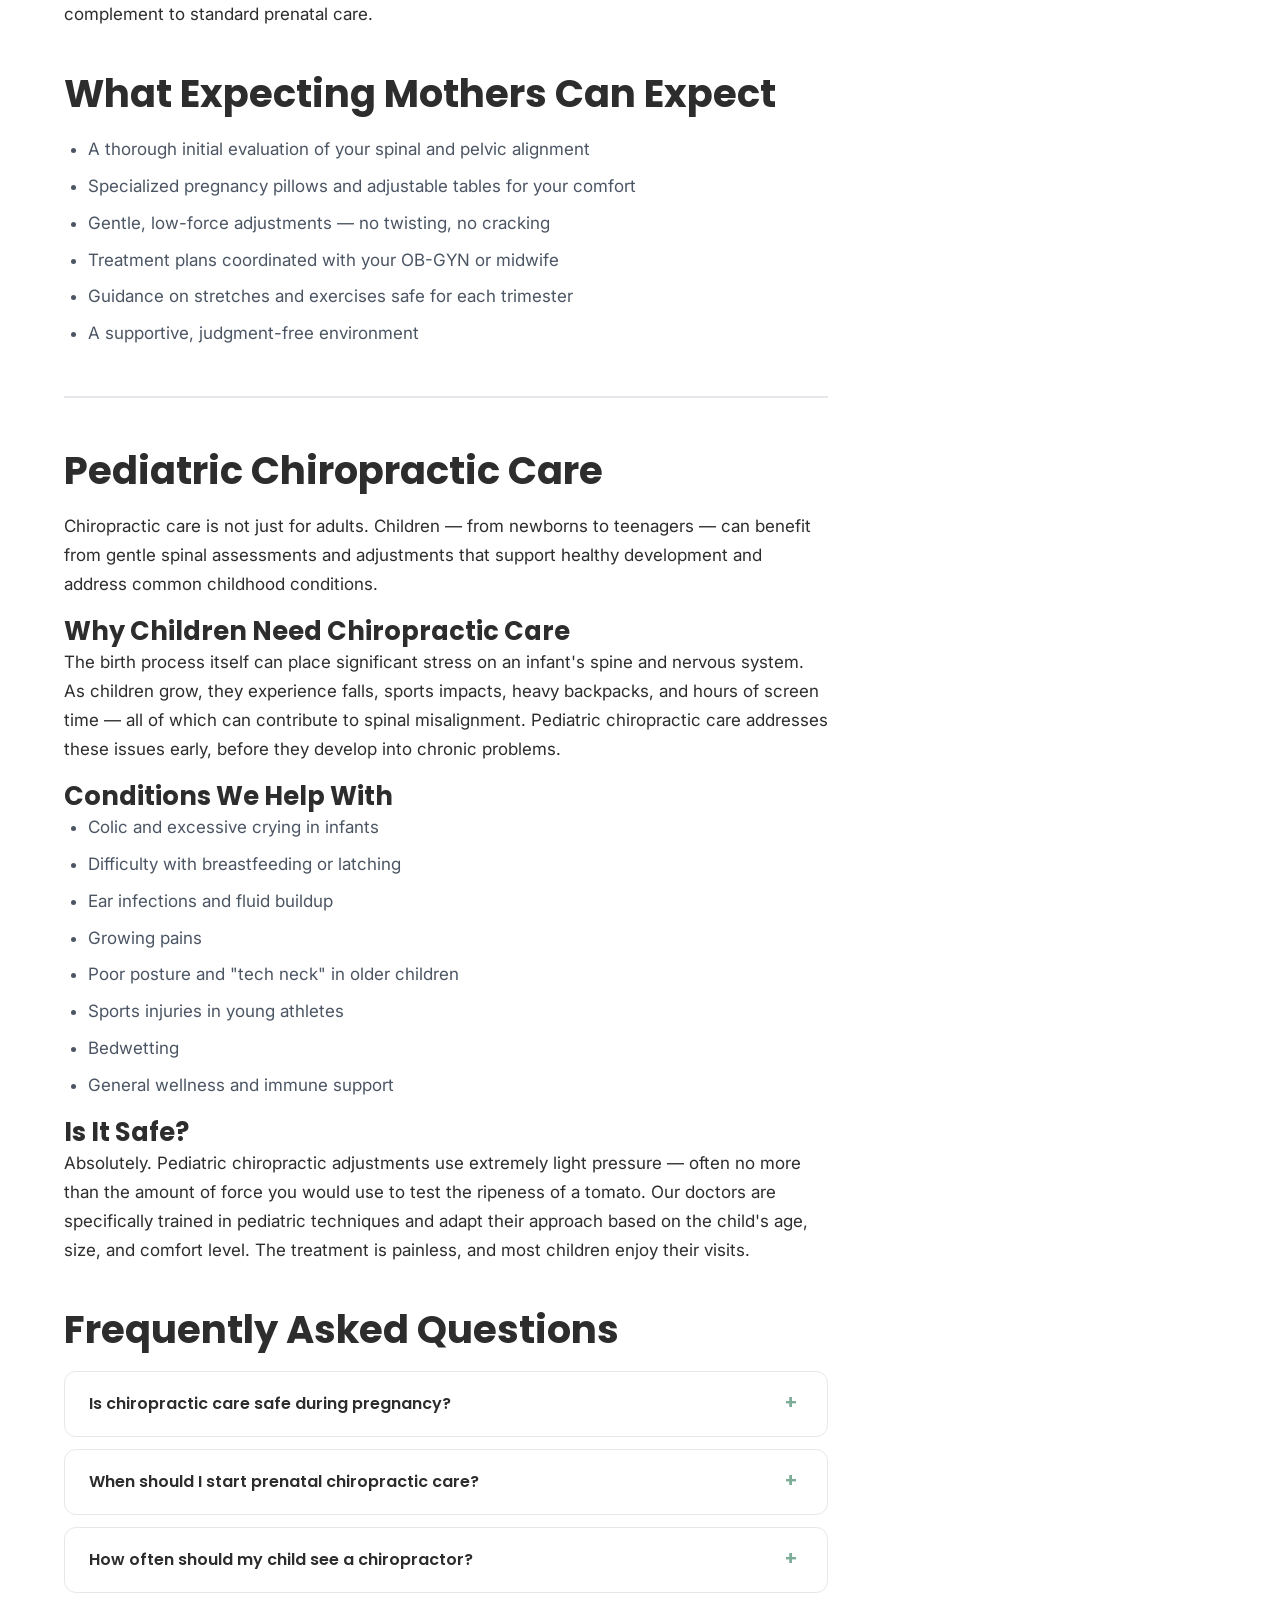
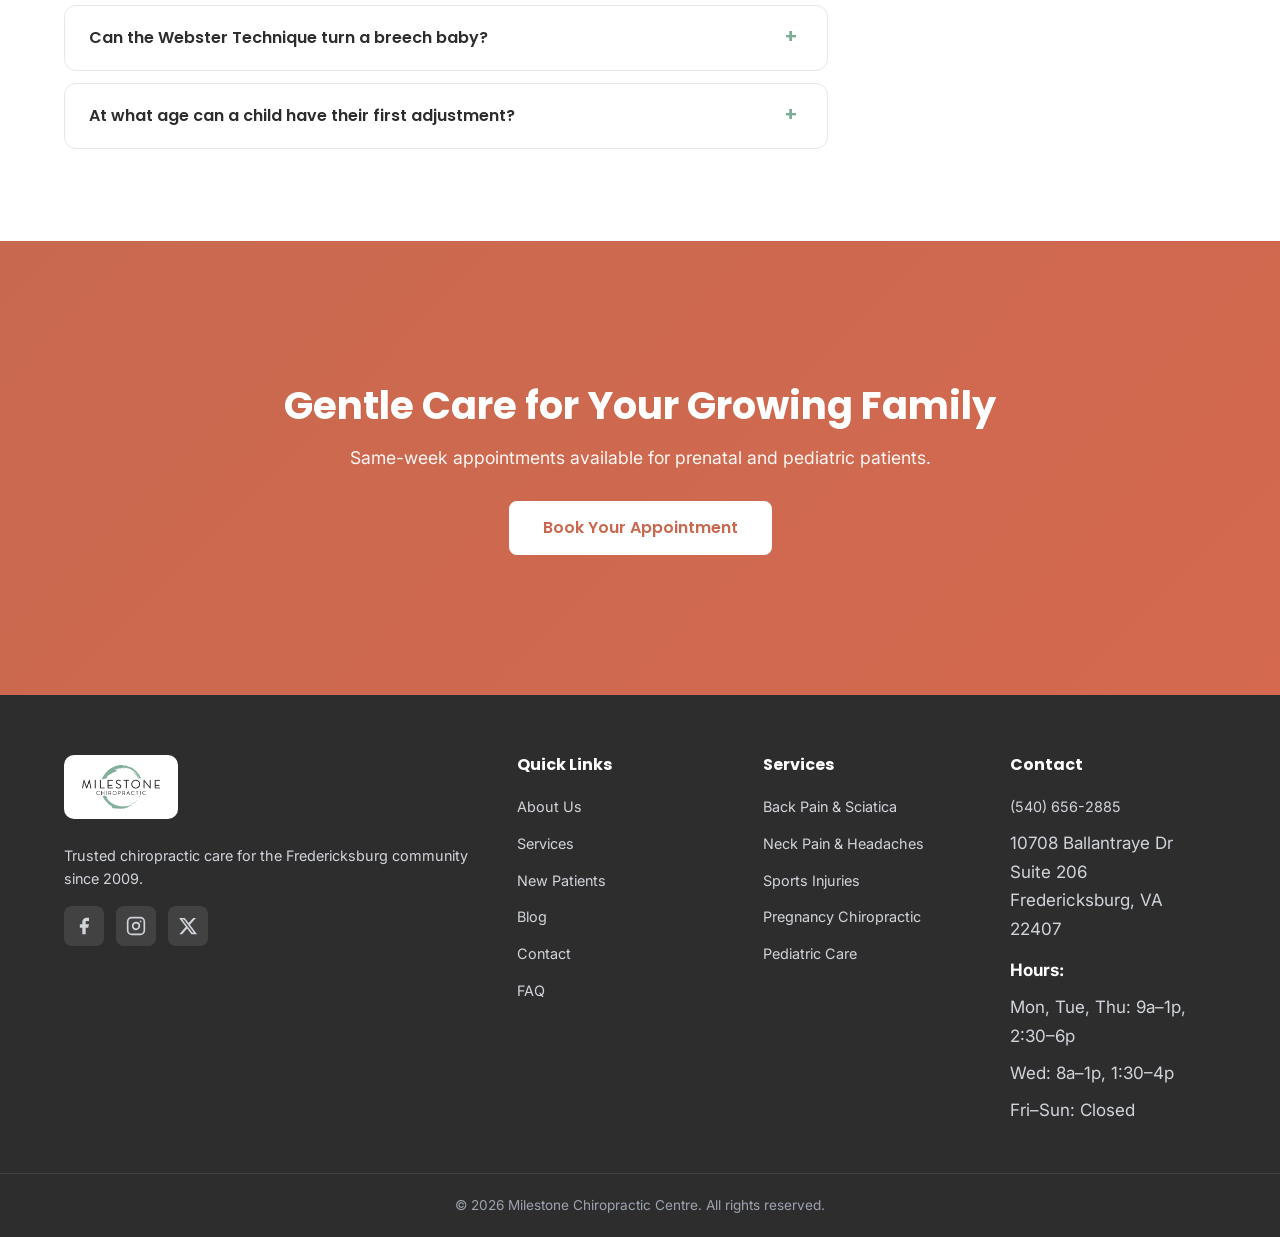
<file: pregnancy.html>
<!DOCTYPE html>
<html lang="en">
<head>
  <meta charset="UTF-8">
  <meta name="viewport" content="width=device-width, initial-scale=1.0">
  <title>Pregnancy &amp; Pediatric Chiropractic | Milestone Chiropractic Centre | Fredericksburg, VA</title>
  <meta name="description" content="Safe prenatal and pediatric chiropractic care in Fredericksburg, VA. Webster Technique certified. Gentle care for expecting mothers, infants, and children at Milestone Chiropractic.">
  <meta name="robots" content="index, follow">
  <link rel="canonical" href="https://milestonechiropractic.com/pregnancy.html">
  <link rel="preconnect" href="https://fonts.googleapis.com">
  <link rel="preconnect" href="https://fonts.gstatic.com" crossorigin>
  <link href="https://fonts.googleapis.com/css2?family=Inter:wght@400;500&family=Poppins:wght@600;700&display=swap" rel="stylesheet">
  <link rel="stylesheet" href="css/styles.css">
</head>
<body>

  <!-- HEADER -->
  <header class="header">
    <div class="container header__inner">
      <a href="index.html" class="header__logo" aria-label="Milestone Chiropractic Centre - Home">
        <img src="images/logo-stacked.png" alt="Milestone Chiropractic Centre" class="header__logo-img">
      </a>
      <nav class="nav" aria-label="Main navigation">
        <ul class="nav__list">
          <li><a href="index.html" class="nav__link">Home</a></li>
          <li><a href="about.html" class="nav__link">About</a></li>
          <li><a href="services.html" class="nav__link nav__link--active">Services</a></li>
          <li><a href="new-patient.html" class="nav__link">New Patients</a></li>
          <li><a href="blog.html" class="nav__link">Blog</a></li>
          <li><a href="contact.html" class="nav__link">Contact</a></li>
        </ul>
      </nav>
      <div class="header__actions">
        <a href="tel:+15406562885" class="header__phone">(540) 656-2885</a>
        <a href="new-patient.html" class="btn btn--coral btn--sm">Book Appointment</a>
      </div>
      <button class="hamburger" aria-label="Toggle navigation menu" aria-expanded="false"><span></span><span></span><span></span></button>
    </div>
  </header>

  <main>

    <section class="page-hero">
      <div class="container">
        <p class="breadcrumb"><a href="index.html">Home</a> / <a href="services.html">Services</a> / Pregnancy &amp; Pediatrics</p>
        <h1>Pregnancy &amp; Pediatric Chiropractic</h1>
        <p>Gentle, safe chiropractic care for expecting mothers, newborns, and growing children in Fredericksburg, VA.</p>
      </div>
    </section>

    <!-- PRENATAL SECTION -->
    <section class="section section--white">
      <div class="container">
        <div class="content-layout">
          <div class="content-main">

            <h2>Prenatal Chiropractic Care</h2>
            <p>Pregnancy transforms your body in extraordinary ways — and those changes can bring real discomfort. As your baby grows, your center of gravity shifts, your pelvis widens, and your spine adapts to carry increasing weight. These shifts often lead to lower back pain, hip pain, round ligament pain, and sciatica that can make the journey feel harder than it needs to be.</p>
            <p>Chiropractic care during pregnancy is a safe, gentle, and drug-free way to address these issues. At Milestone, Dr. Meggen Haselhorst specializes in prenatal chiropractic and is certified in the Webster Technique — a specific chiropractic analysis and adjustment designed to reduce sacral subluxation and improve pelvic function during pregnancy.</p>

            <h2>Benefits by Trimester</h2>

            <h3>First Trimester</h3>
            <p>Early pregnancy brings hormonal changes that begin loosening your ligaments. Chiropractic care during this stage helps maintain proper spinal alignment as your body prepares for the months ahead. Many patients also report that regular adjustments help reduce nausea and fatigue.</p>

            <h3>Second Trimester</h3>
            <p>As your belly grows and your posture shifts, lower back pain and hip discomfort often begin. Adjustments during the second trimester focus on maintaining pelvic balance, reducing muscle tension, and keeping you comfortable as your body changes more noticeably.</p>

            <h3>Third Trimester</h3>
            <p>The third trimester is when chiropractic care often provides the most dramatic relief. Pelvic alignment becomes especially important for creating optimal space for the baby to move into the best position for delivery. The Webster Technique is most commonly applied during this stage to address pelvic imbalance and support a more comfortable labor and delivery.</p>

            <h2>The Webster Technique</h2>
            <p>The Webster Technique is a specific sacral analysis and chiropractic adjustment used throughout pregnancy. It works by reducing sacral subluxation, which in turn helps balance the muscles and ligaments of the pelvis. When the pelvis is properly aligned, the uterus has more room, potentially allowing the baby to assume the optimal head-down position for birth.</p>
            <p>The International Chiropractic Pediatric Association (ICPA) reports a high rate of success with this technique. It is gentle, safe, and widely recommended by midwives and OB-GYNs as a complement to standard prenatal care.</p>

            <h2>What Expecting Mothers Can Expect</h2>
            <ul>
              <li>A thorough initial evaluation of your spinal and pelvic alignment</li>
              <li>Specialized pregnancy pillows and adjustable tables for your comfort</li>
              <li>Gentle, low-force adjustments — no twisting, no cracking</li>
              <li>Treatment plans coordinated with your OB-GYN or midwife</li>
              <li>Guidance on stretches and exercises safe for each trimester</li>
              <li>A supportive, judgment-free environment</li>
            </ul>

            <hr style="margin: 48px 0; border: none; border-top: 2px solid #e5e7eb;">

            <h2>Pediatric Chiropractic Care</h2>
            <p>Chiropractic care is not just for adults. Children — from newborns to teenagers — can benefit from gentle spinal assessments and adjustments that support healthy development and address common childhood conditions.</p>

            <h3>Why Children Need Chiropractic Care</h3>
            <p>The birth process itself can place significant stress on an infant's spine and nervous system. As children grow, they experience falls, sports impacts, heavy backpacks, and hours of screen time — all of which can contribute to spinal misalignment. Pediatric chiropractic care addresses these issues early, before they develop into chronic problems.</p>

            <h3>Conditions We Help With</h3>
            <ul>
              <li>Colic and excessive crying in infants</li>
              <li>Difficulty with breastfeeding or latching</li>
              <li>Ear infections and fluid buildup</li>
              <li>Growing pains</li>
              <li>Poor posture and "tech neck" in older children</li>
              <li>Sports injuries in young athletes</li>
              <li>Bedwetting</li>
              <li>General wellness and immune support</li>
            </ul>

            <h3>Is It Safe?</h3>
            <p>Absolutely. Pediatric chiropractic adjustments use extremely light pressure — often no more than the amount of force you would use to test the ripeness of a tomato. Our doctors are specifically trained in pediatric techniques and adapt their approach based on the child's age, size, and comfort level. The treatment is painless, and most children enjoy their visits.</p>

            <h2>Frequently Asked Questions</h2>
            <div class="accordion">
              <div class="accordion__item">
                <button class="accordion__trigger" aria-expanded="false">
                  <span>Is chiropractic care safe during pregnancy?</span>
                  <span class="accordion__icon">+</span>
                </button>
                <div class="accordion__content">
                  <div class="accordion__body">
                    <p>Yes. Chiropractic care is widely recognized as safe during all stages of pregnancy. Our doctors use specialized techniques and equipment designed specifically for pregnant patients. There are no known contraindications to chiropractic care during a normal, healthy pregnancy. We always coordinate with your OB-GYN or midwife as needed.</p>
                  </div>
                </div>
              </div>
              <div class="accordion__item">
                <button class="accordion__trigger" aria-expanded="false">
                  <span>When should I start prenatal chiropractic care?</span>
                  <span class="accordion__icon">+</span>
                </button>
                <div class="accordion__content">
                  <div class="accordion__body">
                    <p>You can begin at any point during your pregnancy, though many patients find the most benefit from starting in the first or second trimester. Starting early allows us to maintain alignment proactively as your body changes, rather than waiting until pain develops. However, it is never too late to start — third-trimester patients often experience significant relief as well.</p>
                  </div>
                </div>
              </div>
              <div class="accordion__item">
                <button class="accordion__trigger" aria-expanded="false">
                  <span>How often should my child see a chiropractor?</span>
                  <span class="accordion__icon">+</span>
                </button>
                <div class="accordion__content">
                  <div class="accordion__body">
                    <p>This depends on the child's age and the reason for the visit. For wellness care, many families bring their children in once a month. For specific conditions like colic or ear infections, we may recommend more frequent visits initially, tapering off as the child improves. We always discuss the recommended schedule with parents before beginning treatment.</p>
                  </div>
                </div>
              </div>
              <div class="accordion__item">
                <button class="accordion__trigger" aria-expanded="false">
                  <span>Can the Webster Technique turn a breech baby?</span>
                  <span class="accordion__icon">+</span>
                </button>
                <div class="accordion__content">
                  <div class="accordion__body">
                    <p>The Webster Technique does not directly turn the baby. What it does is restore proper pelvic alignment and reduce tension in the surrounding muscles and ligaments, which gives the baby more room to move into the optimal head-down position on its own. Published research and clinical experience show a high rate of babies turning to the vertex position after Webster Technique care.</p>
                  </div>
                </div>
              </div>
              <div class="accordion__item">
                <button class="accordion__trigger" aria-expanded="false">
                  <span>At what age can a child have their first adjustment?</span>
                  <span class="accordion__icon">+</span>
                </button>
                <div class="accordion__content">
                  <div class="accordion__body">
                    <p>Children can be evaluated and adjusted from birth. In fact, many parents bring their newborns in within the first few weeks of life for a gentle spinal check, especially after a difficult delivery. The techniques used on infants are extremely gentle — nothing like the adjustments you might picture for adults.</p>
                  </div>
                </div>
              </div>
            </div>

          </div>

          <aside class="sidebar-cta">
            <h3>Schedule Your Visit</h3>
            <p>Whether you are expecting or want to have your child evaluated, we are here to help. Book your appointment with Dr. Meggen today.</p>
            <a href="new-patient.html" class="btn btn--coral" style="width:100%;">Book an Appointment</a>
            <div style="margin-top:24px; padding-top:24px; border-top:1px solid #d1d5db;">
              <p style="font-size:0.9rem; margin-bottom:8px;"><strong>Dr. Meggen Haselhorst, D.C.</strong></p>
              <p style="font-size:0.85rem; color:#6b7280;">Webster Technique Certified<br>ICPA Pediatric Certified<br>Available by Appointment</p>
            </div>
            <div style="margin-top:24px; padding-top:24px; border-top:1px solid #d1d5db;">
              <p style="font-size:0.9rem; margin-bottom:8px;"><strong>Call Us:</strong></p>
              <a href="tel:+15406562885" style="font-family:'Poppins',sans-serif; font-weight:700; font-size:1.1rem; color:var(--blue-primary);">(540) 656-2885</a>
            </div>
          </aside>
        </div>
      </div>
    </section>

    <!-- CTA -->
    <section class="section section--coral">
      <div class="container cta-banner">
        <h2>Gentle Care for Your Growing Family</h2>
        <p>Same-week appointments available for prenatal and pediatric patients.</p>
        <a href="new-patient.html" class="btn btn--white">Book Your Appointment</a>
      </div>
    </section>

  </main>

  <!-- FOOTER -->
  <footer class="footer">
    <div class="container">
      <div class="footer__grid">
        <div>
          <div class="footer__logo-wrap">
          <img src="images/logo-stacked.png" alt="Milestone Chiropractic Centre" class="footer__logo-img">
        </div>
          <p class="footer__desc">Trusted chiropractic care for the Fredericksburg community since 2009.</p>
          <div class="footer__social">
            <a href="#" aria-label="Facebook"><svg width="20" height="20" viewBox="0 0 24 24" fill="currentColor"><path d="M18 2h-3a5 5 0 00-5 5v3H7v4h3v8h4v-8h3l1-4h-4V7a1 1 0 011-1h3z"/></svg></a>
            <a href="#" aria-label="Instagram"><svg width="20" height="20" viewBox="0 0 24 24" fill="none" stroke="currentColor" stroke-width="2" stroke-linecap="round" stroke-linejoin="round"><rect x="2" y="2" width="20" height="20" rx="5" ry="5"/><path d="M16 11.37A4 4 0 1112.63 8 4 4 0 0116 11.37z"/><line x1="17.5" y1="6.5" x2="17.51" y2="6.5"/></svg></a>
            <a href="#" aria-label="X (Twitter)"><svg width="20" height="20" viewBox="0 0 24 24" fill="currentColor"><path d="M18.244 2.25h3.308l-7.227 8.26 8.502 11.24H16.17l-5.214-6.817L4.99 21.75H1.68l7.73-8.835L1.254 2.25H8.08l4.713 6.231zm-1.161 17.52h1.833L7.084 4.126H5.117z"/></svg></a>
          </div>
        </div>
        <div>
          <h4>Quick Links</h4>
          <ul class="footer__links">
            <li><a href="about.html">About Us</a></li>
            <li><a href="services.html">Services</a></li>
            <li><a href="new-patient.html">New Patients</a></li>
            <li><a href="blog.html">Blog</a></li>
            <li><a href="contact.html">Contact</a></li>
            <li><a href="faq.html">FAQ</a></li>
          </ul>
        </div>
        <div>
          <h4>Services</h4>
          <ul class="footer__links">
            <li><a href="back-pain.html">Back Pain &amp; Sciatica</a></li>
            <li><a href="services.html">Neck Pain &amp; Headaches</a></li>
            <li><a href="services.html">Sports Injuries</a></li>
            <li><a href="pregnancy.html">Pregnancy Chiropractic</a></li>
            <li><a href="pregnancy.html">Pediatric Care</a></li>
          </ul>
        </div>
        <div>
          <h4>Contact</h4>
          <ul class="footer__links">
            <li><a href="tel:+15406562885">(540) 656-2885</a></li>
            <li>10708 Ballantraye Dr<br>Suite 206<br>Fredericksburg, VA 22407</li>
            <li style="margin-top:12px;"><strong style="color:#fff;">Hours:</strong></li>
            <li>Mon, Tue, Thu: 9a&ndash;1p, 2:30&ndash;6p</li>
            <li>Wed: 8a&ndash;1p, 1:30&ndash;4p</li>
            <li>Fri&ndash;Sun: Closed</li>
          </ul>
        </div>
      </div>
    </div>
    <div class="footer__bottom">
      <div class="container">&copy; 2026 Milestone Chiropractic Centre. All rights reserved.</div>
    </div>
  </footer>

  <script src="js/main.js"></script>
</body>
</html>
</file>
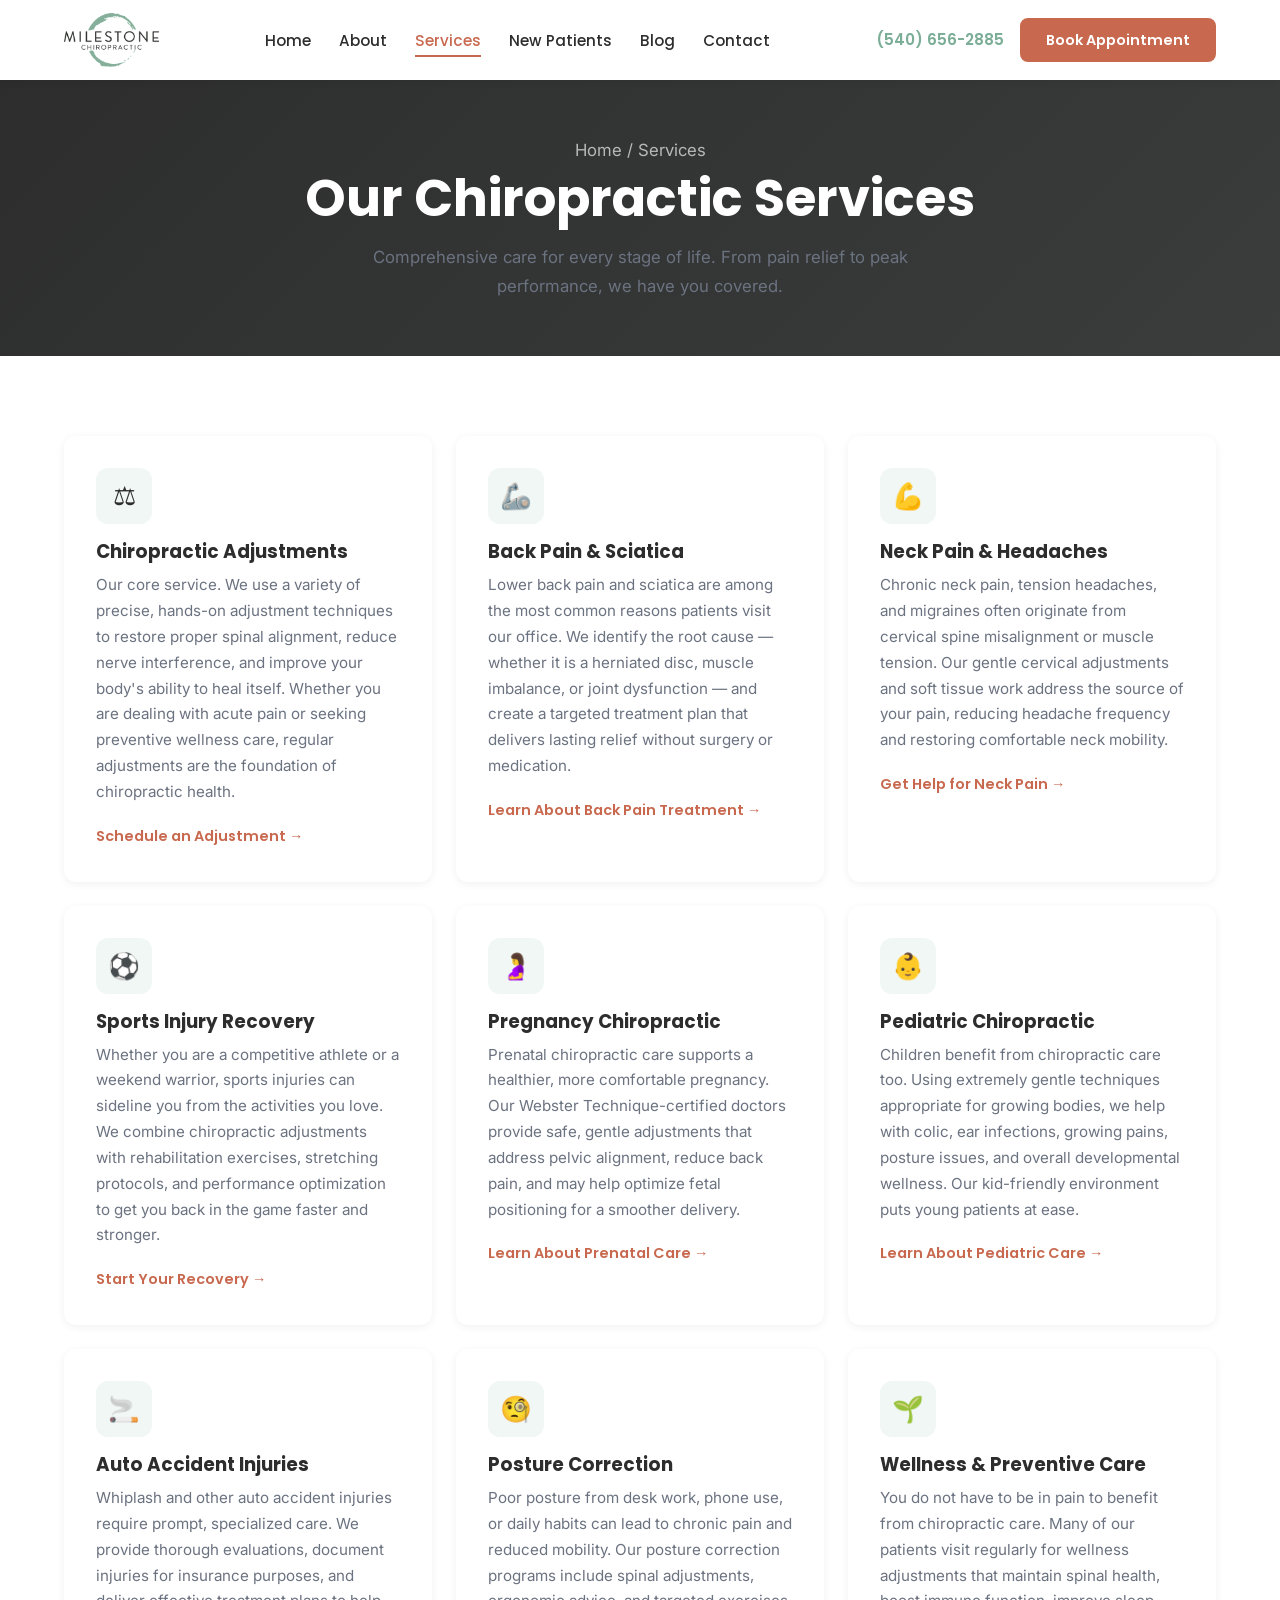
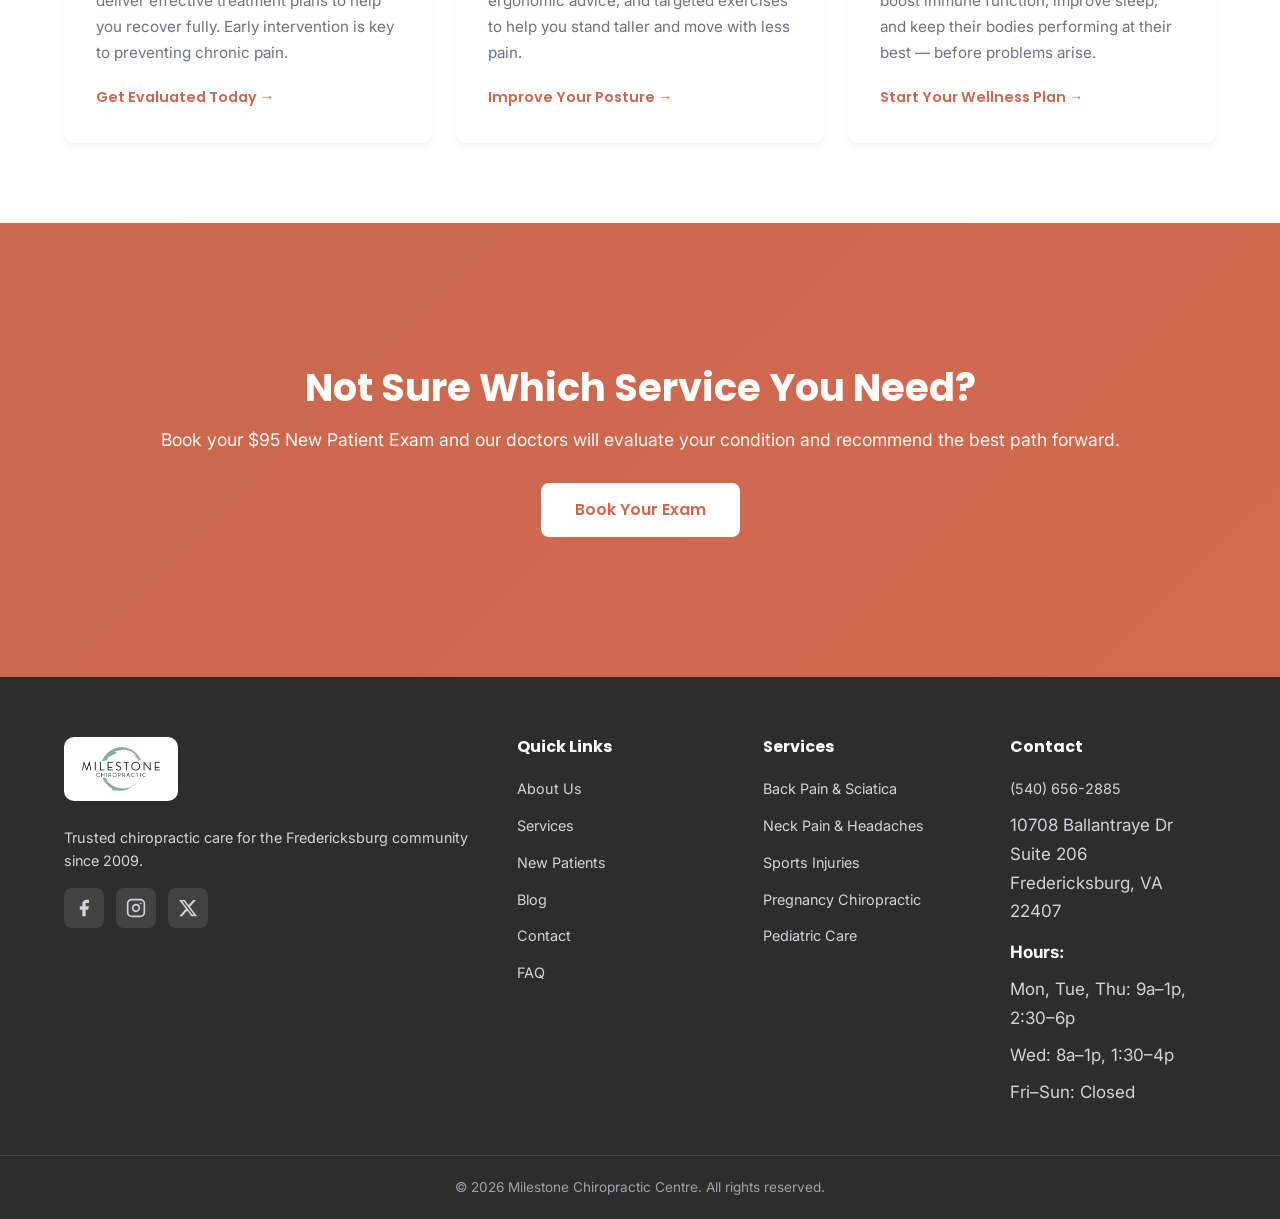
<file: services.html>
<!DOCTYPE html>
<html lang="en">
<head>
  <meta charset="UTF-8">
  <meta name="viewport" content="width=device-width, initial-scale=1.0">
  <title>Chiropractic Services | Milestone Chiropractic Centre | Fredericksburg, VA</title>
  <meta name="description" content="Comprehensive chiropractic services in Fredericksburg, VA. Back pain, neck pain, headaches, sports injuries, pregnancy and pediatric chiropractic care at Milestone Chiropractic Centre.">
  <meta name="robots" content="index, follow">
  <link rel="canonical" href="https://milestonechiropractic.com/services.html">
  <link rel="preconnect" href="https://fonts.googleapis.com">
  <link rel="preconnect" href="https://fonts.gstatic.com" crossorigin>
  <link href="https://fonts.googleapis.com/css2?family=Inter:wght@400;500&family=Poppins:wght@600;700&display=swap" rel="stylesheet">
  <link rel="stylesheet" href="css/styles.css">
</head>
<body>

  <!-- HEADER -->
  <header class="header">
    <div class="container header__inner">
      <a href="index.html" class="header__logo" aria-label="Milestone Chiropractic Centre - Home">
        <img src="images/logo-stacked.png" alt="Milestone Chiropractic Centre" class="header__logo-img">
      </a>
      <nav class="nav" aria-label="Main navigation">
        <ul class="nav__list">
          <li><a href="index.html" class="nav__link">Home</a></li>
          <li><a href="about.html" class="nav__link">About</a></li>
          <li><a href="services.html" class="nav__link nav__link--active">Services</a></li>
          <li><a href="new-patient.html" class="nav__link">New Patients</a></li>
          <li><a href="blog.html" class="nav__link">Blog</a></li>
          <li><a href="contact.html" class="nav__link">Contact</a></li>
        </ul>
      </nav>
      <div class="header__actions">
        <a href="tel:+15406562885" class="header__phone">(540) 656-2885</a>
        <a href="new-patient.html" class="btn btn--coral btn--sm">Book Appointment</a>
      </div>
      <button class="hamburger" aria-label="Toggle navigation menu" aria-expanded="false"><span></span><span></span><span></span></button>
    </div>
  </header>

  <main>

    <section class="page-hero">
      <div class="container">
        <p class="breadcrumb"><a href="index.html">Home</a> / Services</p>
        <h1>Our Chiropractic Services</h1>
        <p>Comprehensive care for every stage of life. From pain relief to peak performance, we have you covered.</p>
      </div>
    </section>

    <section class="section section--white">
      <div class="container">
        <div class="services-grid">

          <div class="card">
            <div class="card__icon">&#9878;</div>
            <h3 class="card__title">Chiropractic Adjustments</h3>
            <p class="card__text">Our core service. We use a variety of precise, hands-on adjustment techniques to restore proper spinal alignment, reduce nerve interference, and improve your body's ability to heal itself. Whether you are dealing with acute pain or seeking preventive wellness care, regular adjustments are the foundation of chiropractic health.</p>
            <a href="new-patient.html" class="card__link">Schedule an Adjustment &rarr;</a>
          </div>

          <div class="card">
            <div class="card__icon">&#129470;</div>
            <h3 class="card__title">Back Pain &amp; Sciatica</h3>
            <p class="card__text">Lower back pain and sciatica are among the most common reasons patients visit our office. We identify the root cause — whether it is a herniated disc, muscle imbalance, or joint dysfunction — and create a targeted treatment plan that delivers lasting relief without surgery or medication.</p>
            <a href="back-pain.html" class="card__link">Learn About Back Pain Treatment &rarr;</a>
          </div>

          <div class="card">
            <div class="card__icon">&#128170;</div>
            <h3 class="card__title">Neck Pain &amp; Headaches</h3>
            <p class="card__text">Chronic neck pain, tension headaches, and migraines often originate from cervical spine misalignment or muscle tension. Our gentle cervical adjustments and soft tissue work address the source of your pain, reducing headache frequency and restoring comfortable neck mobility.</p>
            <a href="new-patient.html" class="card__link">Get Help for Neck Pain &rarr;</a>
          </div>

          <div class="card">
            <div class="card__icon">&#9917;</div>
            <h3 class="card__title">Sports Injury Recovery</h3>
            <p class="card__text">Whether you are a competitive athlete or a weekend warrior, sports injuries can sideline you from the activities you love. We combine chiropractic adjustments with rehabilitation exercises, stretching protocols, and performance optimization to get you back in the game faster and stronger.</p>
            <a href="new-patient.html" class="card__link">Start Your Recovery &rarr;</a>
          </div>

          <div class="card">
            <div class="card__icon">&#129328;</div>
            <h3 class="card__title">Pregnancy Chiropractic</h3>
            <p class="card__text">Prenatal chiropractic care supports a healthier, more comfortable pregnancy. Our Webster Technique-certified doctors provide safe, gentle adjustments that address pelvic alignment, reduce back pain, and may help optimize fetal positioning for a smoother delivery.</p>
            <a href="pregnancy.html" class="card__link">Learn About Prenatal Care &rarr;</a>
          </div>

          <div class="card">
            <div class="card__icon">&#128118;</div>
            <h3 class="card__title">Pediatric Chiropractic</h3>
            <p class="card__text">Children benefit from chiropractic care too. Using extremely gentle techniques appropriate for growing bodies, we help with colic, ear infections, growing pains, posture issues, and overall developmental wellness. Our kid-friendly environment puts young patients at ease.</p>
            <a href="pregnancy.html" class="card__link">Learn About Pediatric Care &rarr;</a>
          </div>

          <div class="card">
            <div class="card__icon">&#128684;</div>
            <h3 class="card__title">Auto Accident Injuries</h3>
            <p class="card__text">Whiplash and other auto accident injuries require prompt, specialized care. We provide thorough evaluations, document injuries for insurance purposes, and deliver effective treatment plans to help you recover fully. Early intervention is key to preventing chronic pain.</p>
            <a href="new-patient.html" class="card__link">Get Evaluated Today &rarr;</a>
          </div>

          <div class="card">
            <div class="card__icon">&#129488;</div>
            <h3 class="card__title">Posture Correction</h3>
            <p class="card__text">Poor posture from desk work, phone use, or daily habits can lead to chronic pain and reduced mobility. Our posture correction programs include spinal adjustments, ergonomic advice, and targeted exercises to help you stand taller and move with less pain.</p>
            <a href="new-patient.html" class="card__link">Improve Your Posture &rarr;</a>
          </div>

          <div class="card">
            <div class="card__icon">&#127793;</div>
            <h3 class="card__title">Wellness &amp; Preventive Care</h3>
            <p class="card__text">You do not have to be in pain to benefit from chiropractic care. Many of our patients visit regularly for wellness adjustments that maintain spinal health, boost immune function, improve sleep, and keep their bodies performing at their best — before problems arise.</p>
            <a href="new-patient.html" class="card__link">Start Your Wellness Plan &rarr;</a>
          </div>

        </div>
      </div>
    </section>

    <!-- CTA -->
    <section class="section section--coral">
      <div class="container cta-banner">
        <h2>Not Sure Which Service You Need?</h2>
        <p>Book your $95 New Patient Exam and our doctors will evaluate your condition and recommend the best path forward.</p>
        <a href="new-patient.html" class="btn btn--white">Book Your Exam</a>
      </div>
    </section>

  </main>

  <!-- FOOTER -->
  <footer class="footer">
    <div class="container">
      <div class="footer__grid">
        <div>
          <div class="footer__logo-wrap">
          <img src="images/logo-stacked.png" alt="Milestone Chiropractic Centre" class="footer__logo-img">
        </div>
          <p class="footer__desc">Trusted chiropractic care for the Fredericksburg community since 2009.</p>
          <div class="footer__social">
            <a href="#" aria-label="Facebook"><svg width="20" height="20" viewBox="0 0 24 24" fill="currentColor"><path d="M18 2h-3a5 5 0 00-5 5v3H7v4h3v8h4v-8h3l1-4h-4V7a1 1 0 011-1h3z"/></svg></a>
            <a href="#" aria-label="Instagram"><svg width="20" height="20" viewBox="0 0 24 24" fill="none" stroke="currentColor" stroke-width="2" stroke-linecap="round" stroke-linejoin="round"><rect x="2" y="2" width="20" height="20" rx="5" ry="5"/><path d="M16 11.37A4 4 0 1112.63 8 4 4 0 0116 11.37z"/><line x1="17.5" y1="6.5" x2="17.51" y2="6.5"/></svg></a>
            <a href="#" aria-label="X (Twitter)"><svg width="20" height="20" viewBox="0 0 24 24" fill="currentColor"><path d="M18.244 2.25h3.308l-7.227 8.26 8.502 11.24H16.17l-5.214-6.817L4.99 21.75H1.68l7.73-8.835L1.254 2.25H8.08l4.713 6.231zm-1.161 17.52h1.833L7.084 4.126H5.117z"/></svg></a>
          </div>
        </div>
        <div>
          <h4>Quick Links</h4>
          <ul class="footer__links">
            <li><a href="about.html">About Us</a></li>
            <li><a href="services.html">Services</a></li>
            <li><a href="new-patient.html">New Patients</a></li>
            <li><a href="blog.html">Blog</a></li>
            <li><a href="contact.html">Contact</a></li>
            <li><a href="faq.html">FAQ</a></li>
          </ul>
        </div>
        <div>
          <h4>Services</h4>
          <ul class="footer__links">
            <li><a href="back-pain.html">Back Pain &amp; Sciatica</a></li>
            <li><a href="services.html">Neck Pain &amp; Headaches</a></li>
            <li><a href="services.html">Sports Injuries</a></li>
            <li><a href="pregnancy.html">Pregnancy Chiropractic</a></li>
            <li><a href="pregnancy.html">Pediatric Care</a></li>
          </ul>
        </div>
        <div>
          <h4>Contact</h4>
          <ul class="footer__links">
            <li><a href="tel:+15406562885">(540) 656-2885</a></li>
            <li>10708 Ballantraye Dr<br>Suite 206<br>Fredericksburg, VA 22407</li>
            <li style="margin-top:12px;"><strong style="color:#fff;">Hours:</strong></li>
            <li>Mon, Tue, Thu: 9a&ndash;1p, 2:30&ndash;6p</li>
            <li>Wed: 8a&ndash;1p, 1:30&ndash;4p</li>
            <li>Fri&ndash;Sun: Closed</li>
          </ul>
        </div>
      </div>
    </div>
    <div class="footer__bottom">
      <div class="container">&copy; 2026 Milestone Chiropractic Centre. All rights reserved.</div>
    </div>
  </footer>

  <script src="js/main.js"></script>
</body>
</html>
</file>
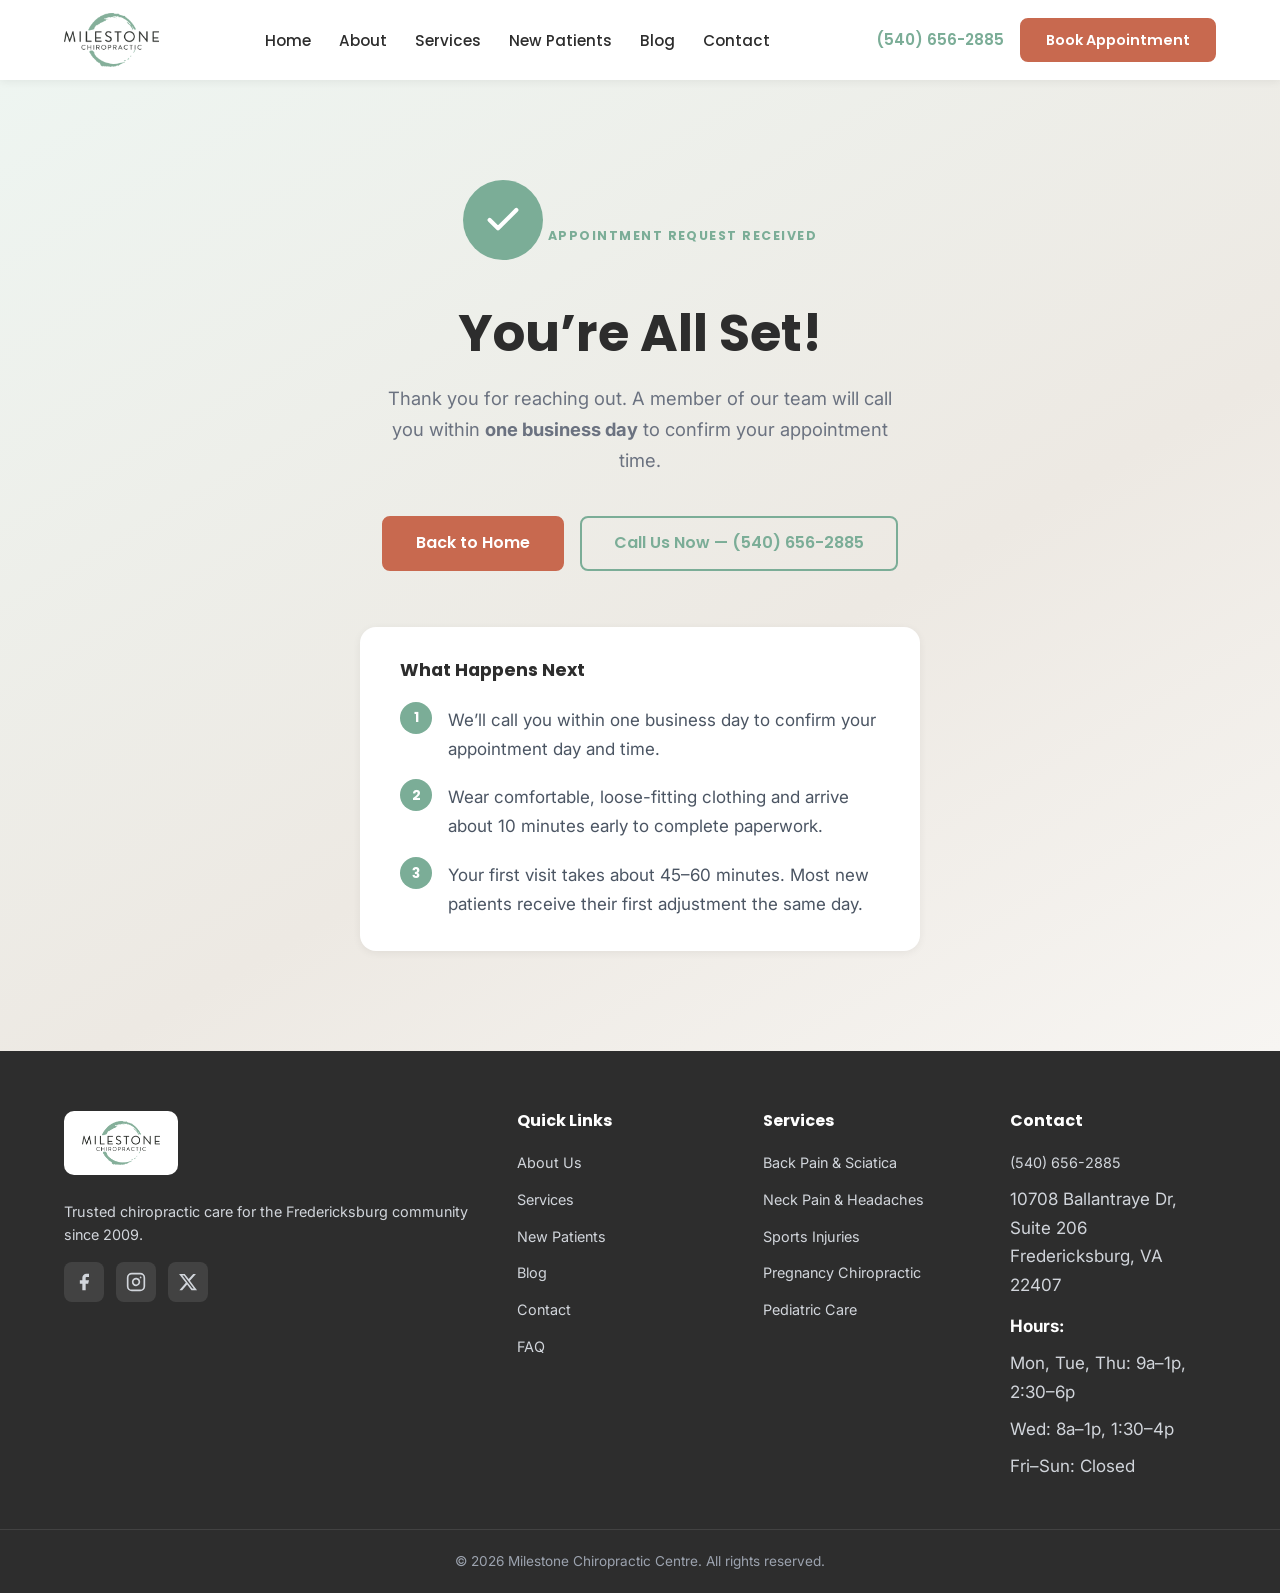
<file: thank-you.html>
<!DOCTYPE html>
<html lang="en">
<head>
  <meta charset="UTF-8">
  <meta name="viewport" content="width=device-width, initial-scale=1.0">
  <title>Request Received | Milestone Chiropractic Centre</title>
  <meta name="description" content="Thank you — your appointment request has been received. Milestone Chiropractic Centre will follow up within one business day.">
  <meta name="robots" content="noindex, nofollow">
  <link rel="preconnect" href="https://fonts.googleapis.com">
  <link rel="preconnect" href="https://fonts.gstatic.com" crossorigin>
  <link href="https://fonts.googleapis.com/css2?family=Inter:wght@400;500&family=Poppins:wght@600;700&display=swap" rel="stylesheet">
  <link rel="stylesheet" href="css/styles.css">
</head>
<body>

  <header class="header">
    <div class="container header__inner">
      <a href="index.html" class="header__logo" aria-label="Milestone Chiropractic Centre - Home">
        <img src="images/logo-stacked.png" alt="Milestone Chiropractic Centre" class="header__logo-img">
      </a>
      <nav class="nav" aria-label="Main navigation">
        <ul class="nav__list">
          <li><a href="index.html" class="nav__link">Home</a></li>
          <li><a href="about.html" class="nav__link">About</a></li>
          <li><a href="services.html" class="nav__link">Services</a></li>
          <li><a href="new-patient.html" class="nav__link">New Patients</a></li>
          <li><a href="blog.html" class="nav__link">Blog</a></li>
          <li><a href="contact.html" class="nav__link">Contact</a></li>
        </ul>
      </nav>
      <div class="header__actions">
        <a href="tel:+15406562885" class="header__phone">(540) 656-2885</a>
        <a href="new-patient.html" class="btn btn--coral btn--sm">Book Appointment</a>
      </div>
      <button class="hamburger" aria-label="Toggle navigation menu" aria-expanded="false">
        <span></span><span></span><span></span>
      </button>
    </div>
  </header>

  <main>

    <section style="padding: 100px 0; text-align: center; background: linear-gradient(150deg, var(--sage-light) 0%, var(--warm-neutral) 60%, var(--bg-primary) 100%); min-height: 60vh; display: flex; align-items: center;">
      <div class="container">

        <div style="display: inline-flex; align-items: center; justify-content: center; width: 80px; height: 80px; background: var(--sage); border-radius: 50%; margin: 0 auto 28px;">
          <svg width="40" height="40" viewBox="0 0 24 24" fill="none" stroke="#fff" stroke-width="2.5" stroke-linecap="round" stroke-linejoin="round">
            <polyline points="20 6 9 17 4 12"/>
          </svg>
        </div>

        <span class="section-label">Appointment Request Received</span>
        <h1 style="margin: 12px 0 16px;">You&rsquo;re All Set!</h1>
        <p style="font-size: 1.15rem; color: #6b7280; max-width: 520px; margin: 0 auto 40px;">
          Thank you for reaching out. A member of our team will call you within <strong>one business day</strong> to confirm your appointment time.
        </p>

        <div style="display: flex; gap: 16px; justify-content: center; flex-wrap: wrap; margin-bottom: 56px;">
          <a href="index.html" class="btn btn--coral btn--lg">Back to Home</a>
          <a href="tel:+15406562885" class="btn btn--outline btn--lg">Call Us Now &mdash; (540) 656-2885</a>
        </div>

        <div style="background: var(--white); border-radius: 16px; padding: 32px 40px; max-width: 560px; margin: 0 auto; box-shadow: var(--shadow-sm); text-align: left;">
          <h3 style="margin-bottom: 20px; font-size: 1.1rem;">What Happens Next</h3>
          <div style="display: flex; flex-direction: column; gap: 16px;">
            <div style="display: flex; gap: 16px; align-items: flex-start;">
              <div style="flex-shrink:0; width:32px; height:32px; background:var(--sage); border-radius:50%; display:flex; align-items:center; justify-content:center; color:#fff; font-family:'Poppins',sans-serif; font-weight:700; font-size:0.85rem;">1</div>
              <p style="margin:0; color:#4b5563; padding-top:4px;">We&rsquo;ll call you within one business day to confirm your appointment day and time.</p>
            </div>
            <div style="display: flex; gap: 16px; align-items: flex-start;">
              <div style="flex-shrink:0; width:32px; height:32px; background:var(--sage); border-radius:50%; display:flex; align-items:center; justify-content:center; color:#fff; font-family:'Poppins',sans-serif; font-weight:700; font-size:0.85rem;">2</div>
              <p style="margin:0; color:#4b5563; padding-top:4px;">Wear comfortable, loose-fitting clothing and arrive about 10 minutes early to complete paperwork.</p>
            </div>
            <div style="display: flex; gap: 16px; align-items: flex-start;">
              <div style="flex-shrink:0; width:32px; height:32px; background:var(--sage); border-radius:50%; display:flex; align-items:center; justify-content:center; color:#fff; font-family:'Poppins',sans-serif; font-weight:700; font-size:0.85rem;">3</div>
              <p style="margin:0; color:#4b5563; padding-top:4px;">Your first visit takes about 45&ndash;60 minutes. Most new patients receive their first adjustment the same day.</p>
            </div>
          </div>
        </div>

      </div>
    </section>

  </main>

  <footer class="footer">
    <div class="container">
      <div class="footer__grid">
        <div>
          <div class="footer__logo-wrap">
            <img src="images/logo-stacked.png" alt="Milestone Chiropractic Centre" class="footer__logo-img">
          </div>
          <p class="footer__desc">Trusted chiropractic care for the Fredericksburg community since 2009.</p>
          <div class="footer__social">
            <a href="#" aria-label="Facebook"><svg width="20" height="20" viewBox="0 0 24 24" fill="currentColor"><path d="M18 2h-3a5 5 0 00-5 5v3H7v4h3v8h4v-8h3l1-4h-4V7a1 1 0 011-1h3z"/></svg></a>
            <a href="#" aria-label="Instagram"><svg width="20" height="20" viewBox="0 0 24 24" fill="none" stroke="currentColor" stroke-width="2" stroke-linecap="round" stroke-linejoin="round"><rect x="2" y="2" width="20" height="20" rx="5" ry="5"/><path d="M16 11.37A4 4 0 1112.63 8 4 4 0 0116 11.37z"/><line x1="17.5" y1="6.5" x2="17.51" y2="6.5"/></svg></a>
            <a href="#" aria-label="X"><svg width="20" height="20" viewBox="0 0 24 24" fill="currentColor"><path d="M18.244 2.25h3.308l-7.227 8.26 8.502 11.24H16.17l-5.214-6.817L4.99 21.75H1.68l7.73-8.835L1.254 2.25H8.08l4.713 6.231zm-1.161 17.52h1.833L7.084 4.126H5.117z"/></svg></a>
          </div>
        </div>
        <div>
          <h4>Quick Links</h4>
          <ul class="footer__links">
            <li><a href="about.html">About Us</a></li>
            <li><a href="services.html">Services</a></li>
            <li><a href="new-patient.html">New Patients</a></li>
            <li><a href="blog.html">Blog</a></li>
            <li><a href="contact.html">Contact</a></li>
            <li><a href="faq.html">FAQ</a></li>
          </ul>
        </div>
        <div>
          <h4>Services</h4>
          <ul class="footer__links">
            <li><a href="back-pain.html">Back Pain &amp; Sciatica</a></li>
            <li><a href="services.html">Neck Pain &amp; Headaches</a></li>
            <li><a href="services.html">Sports Injuries</a></li>
            <li><a href="pregnancy.html">Pregnancy Chiropractic</a></li>
            <li><a href="pregnancy.html">Pediatric Care</a></li>
          </ul>
        </div>
        <div>
          <h4>Contact</h4>
          <ul class="footer__links">
            <li><a href="tel:+15406562885">(540) 656-2885</a></li>
            <li>10708 Ballantraye Dr, Suite 206<br>Fredericksburg, VA 22407</li>
            <li style="margin-top:12px;"><strong style="color:#fff;">Hours:</strong></li>
            <li>Mon, Tue, Thu: 9a&ndash;1p, 2:30&ndash;6p</li>
            <li>Wed: 8a&ndash;1p, 1:30&ndash;4p</li>
            <li>Fri&ndash;Sun: Closed</li>
          </ul>
        </div>
      </div>
    </div>
    <div class="footer__bottom">
      <div class="container">&copy; 2026 Milestone Chiropractic Centre. All rights reserved.</div>
    </div>
  </footer>

  <script src="js/main.js"></script>
</body>
</html>
</file>
<file: css/styles.css>
/* ============================================
   Milestone Chiropractic Centre — Styles
   ============================================ */

/* --- CSS Custom Properties --- */
:root {
  /* Brand palette — derived from official Milestone Chiropractic logo */
  --sage: #7BAD97;               /* primary brand green — logo enso color */
  --sage-dark: #4D8A73;          /* deeper sage — hover states, accents */
  --sage-light: #EEF5F1;         /* very light sage — section tints */
  --charcoal: #2D2D2D;           /* logo typography charcoal */
  --warm-neutral: #EDE9E3;       /* warm cream — alternating sections */
  --bg-primary: #F7F5F2;         /* warm off-white page background */
  --cta-coral: #C8694F;          /* terracotta CTA — complements sage */
  --cta-coral-hover: #B05940;
  --white: #FFFFFF;

  /* Legacy aliases — keep so existing inline HTML styles still resolve */
  --blue-primary: var(--sage);
  --green-accent: var(--sage-dark);
  --text-dark: var(--charcoal);

  --shadow-sm: 0 2px 8px rgba(0, 0, 0, 0.06);
  --shadow-md: 0 4px 16px rgba(0, 0, 0, 0.08);
  --shadow-lg: 0 8px 32px rgba(0, 0, 0, 0.10);
  --radius: 12px;
  --max-width: 1200px;
  --header-height: 80px;
}

/* --- Reset & Base --- */
*,
*::before,
*::after {
  box-sizing: border-box;
  margin: 0;
  padding: 0;
}

html {
  scroll-behavior: smooth;
  -webkit-text-size-adjust: 100%;
}

body {
  font-family: 'Inter', sans-serif;
  font-size: 17px;
  font-weight: 400;
  line-height: 1.7;
  color: var(--text-dark);
  background-color: var(--bg-primary);
  -webkit-font-smoothing: antialiased;
}

img {
  max-width: 100%;
  height: auto;
  display: block;
}

a {
  color: var(--blue-primary);
  text-decoration: none;
  transition: color 0.2s ease;
}

a:hover {
  color: var(--cta-coral);
}

a:focus-visible,
button:focus-visible,
input:focus-visible,
textarea:focus-visible,
select:focus-visible {
  outline: 3px solid var(--blue-primary);
  outline-offset: 2px;
}

h1, h2, h3, h4, h5, h6 {
  font-family: 'Poppins', sans-serif;
  font-weight: 700;
  line-height: 1.3;
  color: var(--text-dark);
}

h1 { font-size: clamp(2rem, 5vw, 3.2rem); }
h2 { font-size: clamp(1.6rem, 4vw, 2.4rem); }
h3 { font-size: clamp(1.2rem, 3vw, 1.6rem); }
h4 { font-size: 1.2rem; }

ul, ol { list-style: none; }

/* --- Utility --- */
.container {
  width: 100%;
  max-width: var(--max-width);
  margin: 0 auto;
  padding: 0 24px;
}

.section {
  padding: 80px 0;
}

.section--warm {
  background-color: var(--warm-neutral);
}

.section--white {
  background-color: var(--white);
}

.section--coral {
  background: linear-gradient(135deg, var(--cta-coral) 0%, #d4694f 100%);
  color: var(--white);
}

.section--coral h2,
.section--coral h3,
.section--coral p {
  color: var(--white);
}

.section-header {
  text-align: center;
  margin-bottom: 48px;
}

.section-header p {
  max-width: 640px;
  margin: 12px auto 0;
  color: #6b7280;
  font-size: 1.05rem;
}

.text-center { text-align: center; }

.sr-only {
  position: absolute;
  width: 1px;
  height: 1px;
  padding: 0;
  margin: -1px;
  overflow: hidden;
  clip: rect(0,0,0,0);
  white-space: nowrap;
  border: 0;
}

/* --- Buttons --- */
.btn {
  display: inline-flex;
  align-items: center;
  justify-content: center;
  gap: 8px;
  padding: 14px 32px;
  border: 2px solid transparent;
  border-radius: 8px;
  font-family: 'Poppins', sans-serif;
  font-size: 1rem;
  font-weight: 600;
  cursor: pointer;
  transition: all 0.25s ease;
  text-decoration: none;
  line-height: 1.4;
}

.btn--coral {
  background-color: var(--cta-coral);
  color: var(--white);
  border-color: var(--cta-coral);
}

.btn--coral:hover {
  background-color: var(--cta-coral-hover);
  border-color: var(--cta-coral-hover);
  color: var(--white);
  transform: translateY(-2px);
  box-shadow: var(--shadow-md);
}

.btn--outline {
  background: transparent;
  color: var(--blue-primary);
  border-color: var(--blue-primary);
}

.btn--outline:hover {
  background-color: var(--blue-primary);
  color: var(--white);
  transform: translateY(-2px);
  box-shadow: var(--shadow-md);
}

.btn--white {
  background-color: var(--white);
  color: var(--cta-coral);
  border-color: var(--white);
}

.btn--white:hover {
  background-color: var(--bg-primary);
  transform: translateY(-2px);
  box-shadow: var(--shadow-md);
}

.btn--sm {
  padding: 10px 24px;
  font-size: 0.9rem;
}

/* --- Header --- */
.header {
  position: sticky;
  top: 0;
  z-index: 1000;
  background: var(--white);
  box-shadow: var(--shadow-sm);
  height: var(--header-height);
}

.header__inner {
  display: flex;
  align-items: center;
  justify-content: space-between;
  height: 100%;
}

.header__logo {
  text-decoration: none;
  display: flex;
  align-items: center;
  flex-shrink: 0;
  line-height: 1;
}

.header__logo:hover {
  opacity: 0.88;
}

.header__logo-img {
  height: 54px;
  width: auto;
  display: block;
}

.header__logo svg {
  width: 36px;
  height: 36px;
}

.nav__list {
  display: flex;
  align-items: center;
  gap: 28px;
}

.nav__link {
  font-family: 'Poppins', sans-serif;
  font-weight: 500;
  font-size: 0.95rem;
  color: var(--text-dark);
  text-decoration: none;
  position: relative;
  padding: 4px 0;
}

.nav__link::after {
  content: '';
  position: absolute;
  bottom: -2px;
  left: 0;
  width: 0;
  height: 2px;
  background-color: var(--cta-coral);
  transition: width 0.25s ease;
}

.nav__link:hover::after,
.nav__link--active::after {
  width: 100%;
}

.nav__link:hover {
  color: var(--cta-coral);
}

.nav__link--active {
  color: var(--cta-coral);
}

.header__actions {
  display: flex;
  align-items: center;
  gap: 16px;
  flex-shrink: 0;
}

.header__phone {
  font-family: 'Poppins', sans-serif;
  font-weight: 600;
  font-size: 0.95rem;
  color: var(--blue-primary);
  text-decoration: none;
}

.header__phone:hover {
  color: var(--cta-coral);
}

/* Hamburger */
.hamburger {
  display: none;
  background: none;
  border: none;
  cursor: pointer;
  padding: 8px;
  flex-direction: column;
  gap: 5px;
}

.hamburger span {
  display: block;
  width: 24px;
  height: 2px;
  background: var(--text-dark);
  transition: all 0.3s ease;
  border-radius: 2px;
}

.hamburger.active span:nth-child(1) {
  transform: rotate(45deg) translate(5px, 5px);
}

.hamburger.active span:nth-child(2) {
  opacity: 0;
}

.hamburger.active span:nth-child(3) {
  transform: rotate(-45deg) translate(5px, -5px);
}

/* --- Hero --- */
.hero {
  position: relative;
  padding: 100px 0 80px;
  background: linear-gradient(150deg, var(--sage-light) 0%, var(--warm-neutral) 60%, var(--bg-primary) 100%);
  overflow: hidden;
  min-height: 520px;
  display: flex;
  align-items: center;
}

.hero__bg {
  position: absolute;
  inset: 0;
  z-index: 0;
}

.hero__bg img {
  width: 100%;
  height: 100%;
  object-fit: cover;
  opacity: 0.12;
}

.hero__content {
  position: relative;
  z-index: 1;
  max-width: 680px;
}

.hero__badge {
  display: inline-block;
  background: rgba(123, 173, 151, 0.12);
  color: var(--blue-primary);
  padding: 6px 16px;
  border-radius: 20px;
  font-size: 0.85rem;
  font-weight: 600;
  margin-bottom: 20px;
  font-family: 'Poppins', sans-serif;
}

.hero h1 {
  margin-bottom: 20px;
}

.hero__subtitle {
  font-size: 1.15rem;
  color: #6b7280;
  margin-bottom: 32px;
  max-width: 540px;
}

.hero__actions {
  display: flex;
  gap: 16px;
  flex-wrap: wrap;
}

/* --- Trust Bar --- */
.trust-bar {
  background: var(--white);
  border-top: 1px solid #e5e7eb;
  border-bottom: 1px solid #e5e7eb;
  padding: 32px 0;
}

.trust-bar__grid {
  display: grid;
  grid-template-columns: repeat(4, 1fr);
  gap: 24px;
  text-align: center;
}

.trust-bar__item strong {
  display: block;
  font-family: 'Poppins', sans-serif;
  font-size: 1.5rem;
  font-weight: 700;
  color: var(--blue-primary);
}

.trust-bar__item span {
  font-size: 0.9rem;
  color: #6b7280;
}

/* --- Cards --- */
.card {
  background: var(--white);
  border-radius: var(--radius);
  padding: 32px;
  box-shadow: var(--shadow-sm);
  transition: transform 0.25s ease, box-shadow 0.25s ease;
}

.card:hover {
  transform: translateY(-4px);
  box-shadow: var(--shadow-md);
}

.card__icon {
  width: 56px;
  height: 56px;
  background: rgba(123, 173, 151, 0.10);
  border-radius: 12px;
  display: flex;
  align-items: center;
  justify-content: center;
  margin-bottom: 16px;
  font-size: 1.6rem;
}

.card__title {
  font-size: 1.15rem;
  margin-bottom: 8px;
}

.card__text {
  font-size: 0.95rem;
  color: #6b7280;
  margin-bottom: 16px;
}

.card__link {
  font-family: 'Poppins', sans-serif;
  font-weight: 600;
  font-size: 0.9rem;
  color: var(--cta-coral);
}

.card__link:hover {
  color: var(--cta-coral-hover);
}

/* --- Services Grid --- */
.services-grid {
  display: grid;
  grid-template-columns: repeat(3, 1fr);
  gap: 24px;
}

/* --- Doctor Cards --- */
.doctors-grid {
  display: grid;
  grid-template-columns: repeat(2, 1fr);
  gap: 32px;
}

.doctor-card {
  background: var(--white);
  border-radius: var(--radius);
  overflow: hidden;
  box-shadow: var(--shadow-sm);
  transition: transform 0.25s ease, box-shadow 0.25s ease;
}

.doctor-card:hover {
  transform: translateY(-4px);
  box-shadow: var(--shadow-md);
}

.doctor-card__img {
  width: 100%;
  height: 300px;
  object-fit: cover;
  background: var(--warm-neutral);
}

.doctor-card__body {
  padding: 28px;
}

.doctor-card__name {
  font-size: 1.3rem;
  margin-bottom: 4px;
}

.doctor-card__title {
  color: var(--green-accent);
  font-weight: 600;
  font-size: 0.9rem;
  margin-bottom: 12px;
  font-family: 'Poppins', sans-serif;
}

.doctor-card__bio {
  color: #6b7280;
  font-size: 0.95rem;
}

/* --- Testimonials --- */
.testimonials-grid {
  display: grid;
  grid-template-columns: repeat(3, 1fr);
  gap: 24px;
}

.testimonial-card {
  background: var(--white);
  border-radius: var(--radius);
  padding: 32px;
  box-shadow: var(--shadow-sm);
  position: relative;
}

.testimonial-card__stars {
  color: #f59e0b;
  font-size: 1.1rem;
  margin-bottom: 16px;
  letter-spacing: 2px;
}

.testimonial-card__quote {
  font-style: italic;
  color: #4b5563;
  margin-bottom: 20px;
  font-size: 0.95rem;
}

.testimonial-card__author {
  font-family: 'Poppins', sans-serif;
  font-weight: 600;
  font-size: 0.9rem;
  color: var(--text-dark);
}

.testimonial-card__condition {
  font-size: 0.85rem;
  color: #9ca3af;
}

/* --- Blog Cards --- */
.blog-card__meta {
  display: flex;
  align-items: center;
  gap: 0;
  font-size: 0.8rem;
  color: #9ca3af;
  margin-top: 12px;
}

.blog-card__meta span + span::before {
  content: '\00B7';
  margin: 0 8px;
}

.blog-grid {
  display: grid;
  grid-template-columns: repeat(3, 1fr);
  gap: 24px;
}

.blog-card {
  background: var(--white);
  border-radius: var(--radius);
  overflow: hidden;
  box-shadow: var(--shadow-sm);
  transition: transform 0.25s ease, box-shadow 0.25s ease;
}

.blog-card:hover {
  transform: translateY(-4px);
  box-shadow: var(--shadow-md);
}

.blog-card__img {
  width: 100%;
  height: 200px;
  object-fit: cover;
  background: var(--warm-neutral);
}

.blog-card__body {
  padding: 24px;
}

.blog-card__date {
  font-size: 0.8rem;
  color: #9ca3af;
  margin-bottom: 8px;
}

.blog-card__title {
  font-size: 1.1rem;
  margin-bottom: 8px;
}

.blog-card__excerpt {
  font-size: 0.9rem;
  color: #6b7280;
  margin-bottom: 16px;
}

/* --- Map Section --- */
.map-section iframe,
.map-section .map-placeholder {
  width: 100%;
  height: 400px;
  border: 0;
  border-radius: var(--radius);
}

/* --- CTA Banner --- */
.cta-banner {
  text-align: center;
  padding: 60px 24px;
}

.cta-banner h2 {
  color: var(--white);
  margin-bottom: 12px;
}

.cta-banner p {
  font-size: 1.1rem;
  margin-bottom: 28px;
  opacity: 0.95;
}

/* --- Footer --- */
.footer {
  background: var(--text-dark);
  color: #d1d5db;
  padding: 60px 0 0;
}

.footer__grid {
  display: grid;
  grid-template-columns: 2fr 1fr 1fr 1fr;
  gap: 40px;
  margin-bottom: 40px;
}

.footer__brand {
  font-family: 'Poppins', sans-serif;
  font-weight: 700;
  font-size: 1.2rem;
  color: var(--white);
  margin-bottom: 12px;
}

.footer__desc {
  font-size: 0.9rem;
  line-height: 1.6;
  margin-bottom: 16px;
}

.footer__social {
  display: flex;
  gap: 12px;
}

.footer__social a {
  display: flex;
  align-items: center;
  justify-content: center;
  width: 40px;
  height: 40px;
  background: rgba(255,255,255,0.1);
  border-radius: 8px;
  color: #d1d5db;
  transition: all 0.2s ease;
  font-size: 1.1rem;
}

.footer__social a:hover {
  background: var(--cta-coral);
  color: var(--white);
}

.footer h4 {
  color: var(--white);
  font-size: 1rem;
  margin-bottom: 16px;
}

.footer__links li {
  margin-bottom: 8px;
}

.footer__links a {
  color: #d1d5db;
  font-size: 0.9rem;
}

.footer__links a:hover {
  color: var(--cta-coral);
}

.footer__bottom {
  border-top: 1px solid rgba(255,255,255,0.1);
  padding: 20px 0;
  text-align: center;
  font-size: 0.85rem;
  color: #9ca3af;
}

/* --- Forms --- */
.form-group {
  margin-bottom: 20px;
}

.form-group label {
  display: block;
  font-family: 'Poppins', sans-serif;
  font-weight: 500;
  font-size: 0.9rem;
  margin-bottom: 6px;
  color: var(--text-dark);
}

.form-group input,
.form-group textarea,
.form-group select {
  width: 100%;
  padding: 12px 16px;
  border: 1px solid #d1d5db;
  border-radius: 8px;
  font-family: 'Inter', sans-serif;
  font-size: 1rem;
  color: var(--text-dark);
  background: var(--white);
  transition: border-color 0.2s ease;
}

.form-group input:focus,
.form-group textarea:focus,
.form-group select:focus {
  border-color: var(--blue-primary);
  outline: none;
  box-shadow: 0 0 0 3px rgba(123, 173, 151, 0.15);
}

.form-group textarea {
  min-height: 120px;
  resize: vertical;
}

.form-row {
  display: grid;
  grid-template-columns: 1fr 1fr;
  gap: 16px;
}

/* --- Accordion / FAQ --- */
.accordion {
  max-width: 800px;
  margin: 0 auto;
}

.accordion__item {
  border: 1px solid #e5e7eb;
  border-radius: var(--radius);
  margin-bottom: 12px;
  overflow: hidden;
  background: var(--white);
}

.accordion__trigger {
  width: 100%;
  display: flex;
  align-items: center;
  justify-content: space-between;
  padding: 20px 24px;
  background: none;
  border: none;
  cursor: pointer;
  font-family: 'Poppins', sans-serif;
  font-weight: 600;
  font-size: 1rem;
  color: var(--text-dark);
  text-align: left;
  line-height: 1.4;
}

.accordion__trigger:hover {
  color: var(--blue-primary);
}

.accordion__icon {
  flex-shrink: 0;
  width: 24px;
  height: 24px;
  display: flex;
  align-items: center;
  justify-content: center;
  font-size: 1.2rem;
  transition: transform 0.3s ease;
  color: var(--blue-primary);
  margin-left: 16px;
}

.accordion__item.active .accordion__icon {
  transform: rotate(45deg);
}

.accordion__content {
  max-height: 0;
  overflow: hidden;
  transition: max-height 0.35s ease;
}

.accordion__body {
  padding: 0 24px 20px;
  color: #6b7280;
  font-size: 0.95rem;
}

/* --- Page Hero (interior pages) --- */
.page-hero {
  background: linear-gradient(135deg, var(--charcoal) 0%, #3a3d3c 100%);
  padding: 56px 0;
  text-align: center;
}

.page-hero h1,
.page-hero p {
  color: var(--white);
}

.page-hero h1 {
  margin-bottom: 12px;
}

.page-hero p {
  max-width: 640px;
  margin: 0 auto;
  color: #6b7280;
  font-size: 1.05rem;
}

.breadcrumb {
  font-size: 0.85rem;
  color: #9ca3af;
  margin-bottom: 16px;
}

.breadcrumb a {
  color: var(--blue-primary);
}

/* --- Content Layouts --- */
.content-layout {
  display: grid;
  grid-template-columns: 1fr 340px;
  gap: 48px;
  align-items: start;
}

.content-main h2 {
  margin-top: 40px;
  margin-bottom: 16px;
}

.content-main h2:first-child {
  margin-top: 0;
}

.content-main p {
  margin-bottom: 16px;
}

.content-main ul {
  list-style: disc;
  padding-left: 24px;
  margin-bottom: 16px;
}

.content-main ul li {
  margin-bottom: 8px;
  color: #4b5563;
}

.sidebar-cta {
  background: var(--warm-neutral);
  border-radius: var(--radius);
  padding: 32px;
  position: sticky;
  top: calc(var(--header-height) + 24px);
}

.sidebar-cta h3 {
  margin-bottom: 12px;
}

.sidebar-cta p {
  font-size: 0.95rem;
  color: #6b7280;
  margin-bottom: 20px;
}

/* --- Steps --- */
.steps {
  counter-reset: step;
}

.step {
  display: flex;
  gap: 24px;
  margin-bottom: 32px;
}

.step__number {
  flex-shrink: 0;
  width: 48px;
  height: 48px;
  background: var(--blue-primary);
  color: var(--white);
  border-radius: 50%;
  display: flex;
  align-items: center;
  justify-content: center;
  font-family: 'Poppins', sans-serif;
  font-weight: 700;
  font-size: 1.1rem;
}

.step__content h3 {
  margin-bottom: 4px;
}

.step__content p {
  color: #6b7280;
  font-size: 0.95rem;
}

/* --- Insurance Logos --- */
.insurance-grid {
  display: flex;
  flex-wrap: wrap;
  gap: 24px;
  align-items: center;
  justify-content: center;
}

.insurance-grid__item {
  background: var(--white);
  border: 1px solid #e5e7eb;
  border-radius: 8px;
  padding: 16px 24px;
  font-family: 'Poppins', sans-serif;
  font-weight: 600;
  font-size: 0.9rem;
  color: #6b7280;
}

/* --- Hours Table --- */
.hours-table {
  width: 100%;
  border-collapse: collapse;
}

.hours-table th,
.hours-table td {
  padding: 12px 16px;
  text-align: left;
  border-bottom: 1px solid #e5e7eb;
  font-size: 0.95rem;
}

.hours-table th {
  font-family: 'Poppins', sans-serif;
  font-weight: 600;
  color: var(--text-dark);
  width: 40%;
}

.hours-table td {
  color: #6b7280;
}

/* --- Contact Grid --- */
.contact-grid {
  display: grid;
  grid-template-columns: 1fr 1fr;
  gap: 48px;
}

/* --- Blog Post --- */
.blog-post__meta {
  display: flex;
  gap: 16px;
  font-size: 0.85rem;
  color: #9ca3af;
  margin-bottom: 24px;
}

.blog-post__featured-img {
  width: 100%;
  height: 360px;
  object-fit: cover;
  border-radius: var(--radius);
  margin-bottom: 32px;
  background: var(--warm-neutral);
}

.related-posts h3 {
  margin-bottom: 24px;
}

/* --- Values Grid --- */
.values-grid {
  display: grid;
  grid-template-columns: repeat(3, 1fr);
  gap: 24px;
}

/* --- Checklist --- */
.checklist {
  list-style: none;
  padding: 0;
}

.checklist li {
  padding: 8px 0 8px 32px;
  position: relative;
  color: #4b5563;
}

.checklist li::before {
  content: '\2713';
  position: absolute;
  left: 0;
  color: var(--green-accent);
  font-weight: 700;
  font-size: 1.1rem;
}

/* ==============================
   RESPONSIVE
   ============================== */

@media (max-width: 1024px) {
  .services-grid,
  .testimonials-grid,
  .blog-grid,
  .values-grid {
    grid-template-columns: repeat(2, 1fr);
  }

  .footer__grid {
    grid-template-columns: 1fr 1fr;
  }

  .content-layout {
    grid-template-columns: 1fr;
  }

  .sidebar-cta {
    position: static;
  }
}

@media (max-width: 768px) {
  :root {
    --header-height: 64px;
  }

  .section {
    padding: 56px 0;
  }

  /* Mobile Nav */
  .nav {
    position: fixed;
    top: var(--header-height);
    left: 0;
    right: 0;
    bottom: 0;
    background: var(--white);
    z-index: 999;
    display: flex;
    align-items: center;
    justify-content: center;
    transform: translateX(100%);
    transition: transform 0.3s ease;
  }

  .nav.open {
    transform: translateX(0);
  }

  .nav__list {
    flex-direction: column;
    gap: 24px;
    text-align: center;
  }

  .nav__link {
    font-size: 1.2rem;
  }

  .hamburger {
    display: flex;
  }

  .header__phone {
    display: none;
  }

  /* Grids */
  .services-grid,
  .testimonials-grid,
  .blog-grid,
  .doctors-grid,
  .values-grid {
    grid-template-columns: 1fr;
  }

  .trust-bar__grid {
    grid-template-columns: repeat(2, 1fr);
    gap: 16px;
  }

  .contact-grid {
    grid-template-columns: 1fr;
  }

  .footer__grid {
    grid-template-columns: 1fr;
    gap: 32px;
  }

  .form-row {
    grid-template-columns: 1fr;
  }

  .hero {
    padding: 60px 0;
    min-height: auto;
  }

  .hero__actions {
    flex-direction: column;
  }

  .hero__actions .btn {
    width: 100%;
  }

  .cta-banner {
    padding: 40px 16px;
  }

  .step {
    flex-direction: column;
    gap: 12px;
  }
}

/* ============================================================
   Section Label (eyebrow text above headings)
   ============================================================ */
.section-label {
  display: inline-block;
  font-family: 'Poppins', sans-serif;
  font-size: 0.78rem;
  font-weight: 700;
  letter-spacing: 0.12em;
  text-transform: uppercase;
  color: var(--blue-primary);
  margin-bottom: 0.5rem;
}

/* ============================================================
   Blog — Category Tag & Grid
   ============================================================ */
.blog-card__cat {
  display: inline-block;
  font-family: 'Poppins', sans-serif;
  font-size: 0.72rem;
  font-weight: 700;
  letter-spacing: 0.09em;
  text-transform: uppercase;
  color: var(--blue-primary);
  margin-bottom: 0.6rem;
}

/* ============================================================
   Blog — Featured Post (large 2-col layout)
   ============================================================ */
.featured-post {
  display: grid;
  grid-template-columns: 1fr 1fr;
  gap: 0;
  background: var(--white);
  border-radius: 16px;
  overflow: hidden;
  box-shadow: var(--shadow-md);
  border: 1px solid var(--border-color, #e2e8f0);
}
.featured-post__img img {
  width: 100%;
  height: 100%;
  min-height: 360px;
  object-fit: cover;
  display: block;
}
.featured-post__body {
  padding: 2.5rem;
  display: flex;
  flex-direction: column;
  justify-content: center;
}
.featured-post__body h2 {
  font-size: clamp(1.3rem, 2.5vw, 1.8rem);
  margin-bottom: 1rem;
  line-height: 1.3;
}
@media (max-width: 768px) {
  .featured-post {
    grid-template-columns: 1fr;
  }
  .featured-post__img img {
    min-height: 220px;
  }
  .featured-post__body {
    padding: 1.75rem;
  }
}

/* ============================================================
   Blog Post — Article + Sidebar layout
   ============================================================ */
.post-layout {
  display: grid;
  grid-template-columns: 1fr 300px;
  gap: 3rem;
  align-items: start;
}
.post-content { min-width: 0; }
.post-body p { color: var(--text-mid); margin-bottom: 1.25rem; line-height: 1.8; }
.post-body h2 { margin: 2rem 0 0.9rem; font-size: 1.5rem; }
.post-body h3 { margin: 1.5rem 0 0.75rem; font-size: 1.15rem; }
.post-body ul { margin: 0.5rem 0 1.25rem 1.5rem; color: var(--text-mid); }
.post-body ul li { list-style: disc; margin-bottom: 0.45rem; line-height: 1.7; }
.post-body strong { color: var(--text-dark); }
.post-body em { font-style: italic; }
.post-sidebar { position: sticky; top: 96px; }
.sidebar-cta {
  background: var(--blue-primary);
  color: var(--white);
  border-radius: 12px;
  padding: 1.75rem;
}
.sidebar-cta h3 { color: var(--white); font-size: 1.1rem; margin-bottom: 0.5rem; }
.sidebar-cta p { color: rgba(255,255,255,0.85); font-size: 0.875rem; margin-bottom: 1.25rem; }
.btn--outline-white {
  background: transparent;
  color: var(--white);
  border: 2px solid rgba(255,255,255,0.5);
}
.btn--outline-white:hover {
  background: rgba(255,255,255,0.12);
  color: var(--white);
  border-color: var(--white);
}
@media (max-width: 900px) {
  .post-layout {
    grid-template-columns: 1fr;
  }
  .post-sidebar { position: static; }
}

/* ============================================================
   FAQ Page Layout
   ============================================================ */
.faq-layout {
  display: grid;
  grid-template-columns: 1fr 280px;
  gap: 3rem;
  align-items: start;
}
.faq-category {
  margin-bottom: 3rem;
  scroll-margin-top: 100px;
}
.faq-category__title {
  font-size: 1.25rem;
  margin-bottom: 1.25rem;
  padding-bottom: 0.75rem;
  border-bottom: 2px solid var(--warm-neutral, #F2EBE1);
  display: flex;
  align-items: center;
  gap: 0.6rem;
}
.faq-category__icon { font-size: 1.2rem; }
.faq-sidebar { position: sticky; top: 96px; }
@media (max-width: 900px) {
  .faq-layout { grid-template-columns: 1fr; }
  .faq-sidebar { position: static; }
}

/* ============================================================
   Contact Page Layout
   ============================================================ */
.contact-info-grid {
  display: grid;
  grid-template-columns: repeat(4, 1fr);
  gap: 1.25rem;
  margin-bottom: 1rem;
}
.contact-card {
  background: var(--white);
  border: 1px solid var(--border-color, #e2e8f0);
  border-radius: 12px;
  padding: 1.75rem 1.5rem;
  box-shadow: var(--shadow-sm);
}
.contact-card__icon { font-size: 1.75rem; margin-bottom: 0.75rem; }
.contact-card h3 { font-size: 1rem; margin-bottom: 0.5rem; }
.contact-card p, .contact-card a { font-size: 0.9rem; color: var(--text-mid); line-height: 1.65; }
.contact-card__main {
  display: block;
  font-family: 'Poppins', sans-serif;
  font-weight: 600;
  font-size: 1rem;
  color: var(--text-dark);
  margin-bottom: 0.4rem;
}
a.contact-card__main:hover { color: var(--blue-primary); }
.contact-layout {
  display: grid;
  grid-template-columns: 1fr 1fr;
  gap: 3.5rem;
  align-items: start;
}
.contact-form-wrap { min-width: 0; }
.contact-map-wrap { min-width: 0; }
.hours-table { width: 100%; border-collapse: collapse; }
.hours-table td { padding: 0.4rem 0; font-size: 0.875rem; vertical-align: top; }
.hours-table td:last-child { text-align: right; color: var(--text-mid); }
.form-success {
  background: #d1fae5;
  border: 1px solid #6ee7b7;
  color: #065f46;
  border-radius: 8px;
  padding: 1rem 1.25rem;
  margin-top: 1rem;
  font-size: 0.9rem;
  display: none;
}
.form-success.visible { display: block; }
@media (max-width: 900px) {
  .contact-info-grid { grid-template-columns: repeat(2, 1fr); }
  .contact-layout { grid-template-columns: 1fr; }
}
@media (max-width: 600px) {
  .contact-info-grid { grid-template-columns: 1fr; }
}

/* ============================================================
   Insurance Logos / Badges
   ============================================================ */
.insurance-logos {
  display: flex;
  flex-wrap: wrap;
  gap: 0.75rem;
  justify-content: center;
}
.insurance-badge {
  background: var(--white);
  border: 1.5px solid var(--border-color, #e2e8f0);
  border-radius: 8px;
  padding: 0.5rem 1.1rem;
  font-family: 'Poppins', sans-serif;
  font-size: 0.82rem;
  font-weight: 600;
  color: var(--text-mid);
  box-shadow: var(--shadow-sm);
}


@media (max-width: 480px) {
  .trust-bar__grid {
    grid-template-columns: 1fr;
  }

  .trust-bar__item {
    padding: 8px 0;
  }
}

/* ============================================================
   Logo Placement
   ============================================================ */

/* Header logo image */
.header__logo-img {
  height: 54px;
  width: auto;
  display: block;
}

/* Footer logo — sits on a white card so the color logo reads on dark bg */
.footer__logo-wrap {
  display: inline-block;
  background: var(--white);
  border-radius: 10px;
  padding: 10px 18px;
  margin-bottom: 16px;
}

.footer__logo-img {
  height: 44px;
  width: auto;
  display: block;
}

/* Page-hero section label on dark background */
.page-hero .section-label {
  color: rgba(255, 255, 255, 0.70);
}

/* Breadcrumb on dark page-hero */
.page-hero .breadcrumb,
.page-hero .breadcrumb a {
  color: rgba(255, 255, 255, 0.65);
}

/* Hero badge updated for sage palette */
.hero__badge {
  background: rgba(123, 173, 151, 0.14);
  color: var(--sage-dark);
}

/* Section subtitle */
.section-subtitle {
  font-size: 1.05rem;
  color: #6b7280;
  max-width: 640px;
  margin: 0.5rem auto 0;
}
</file>
